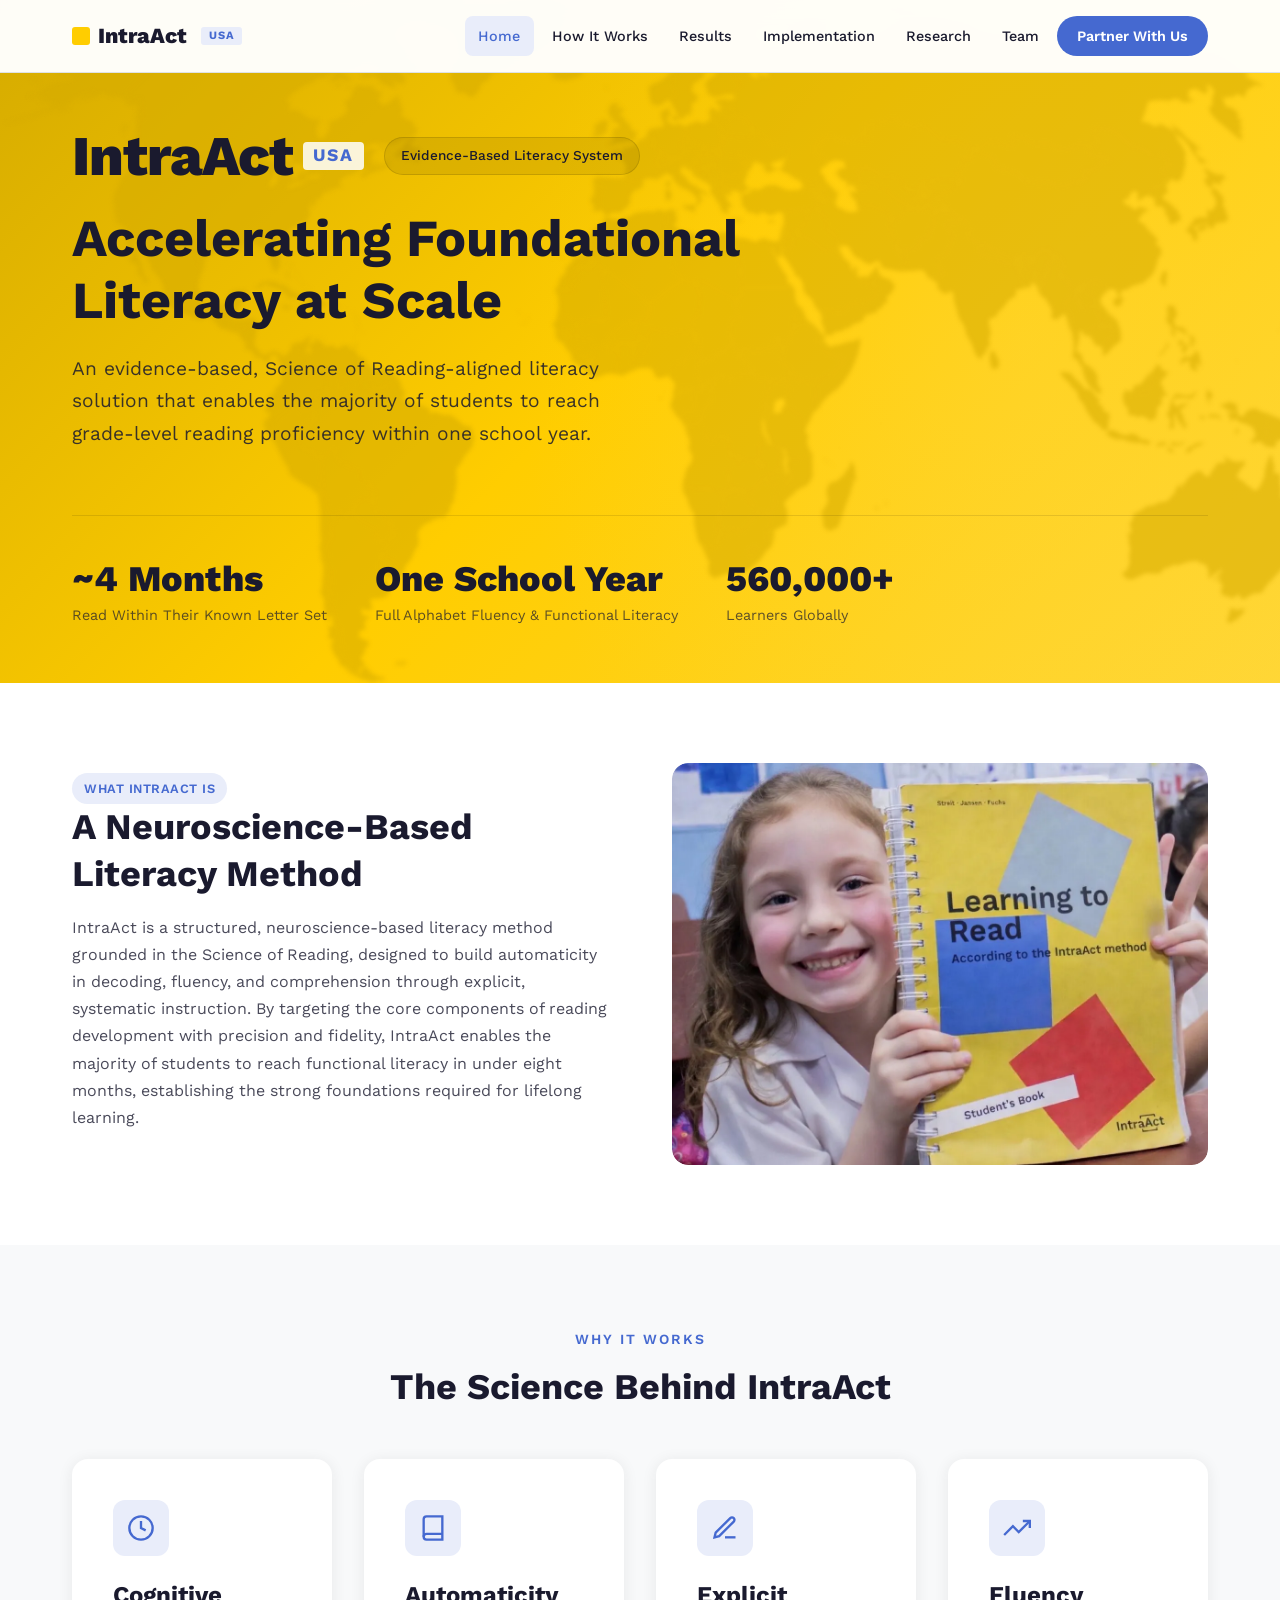
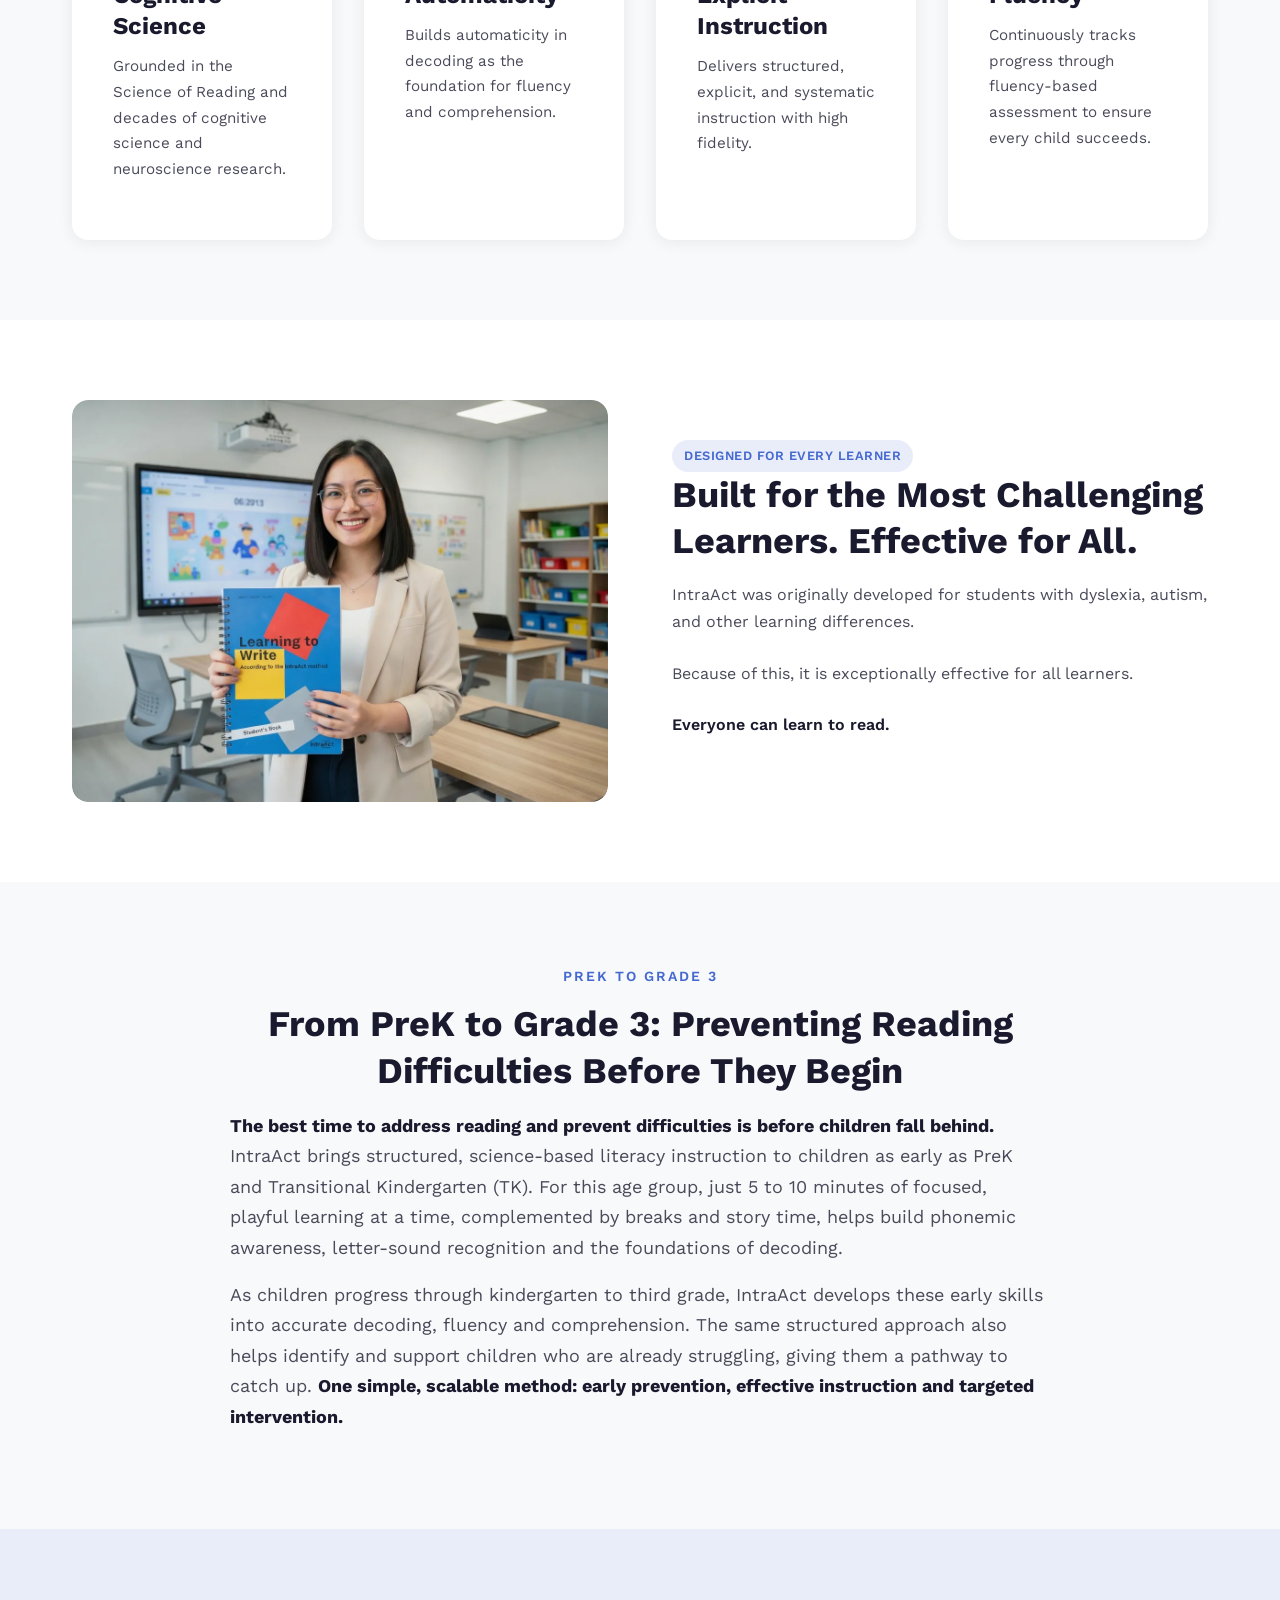
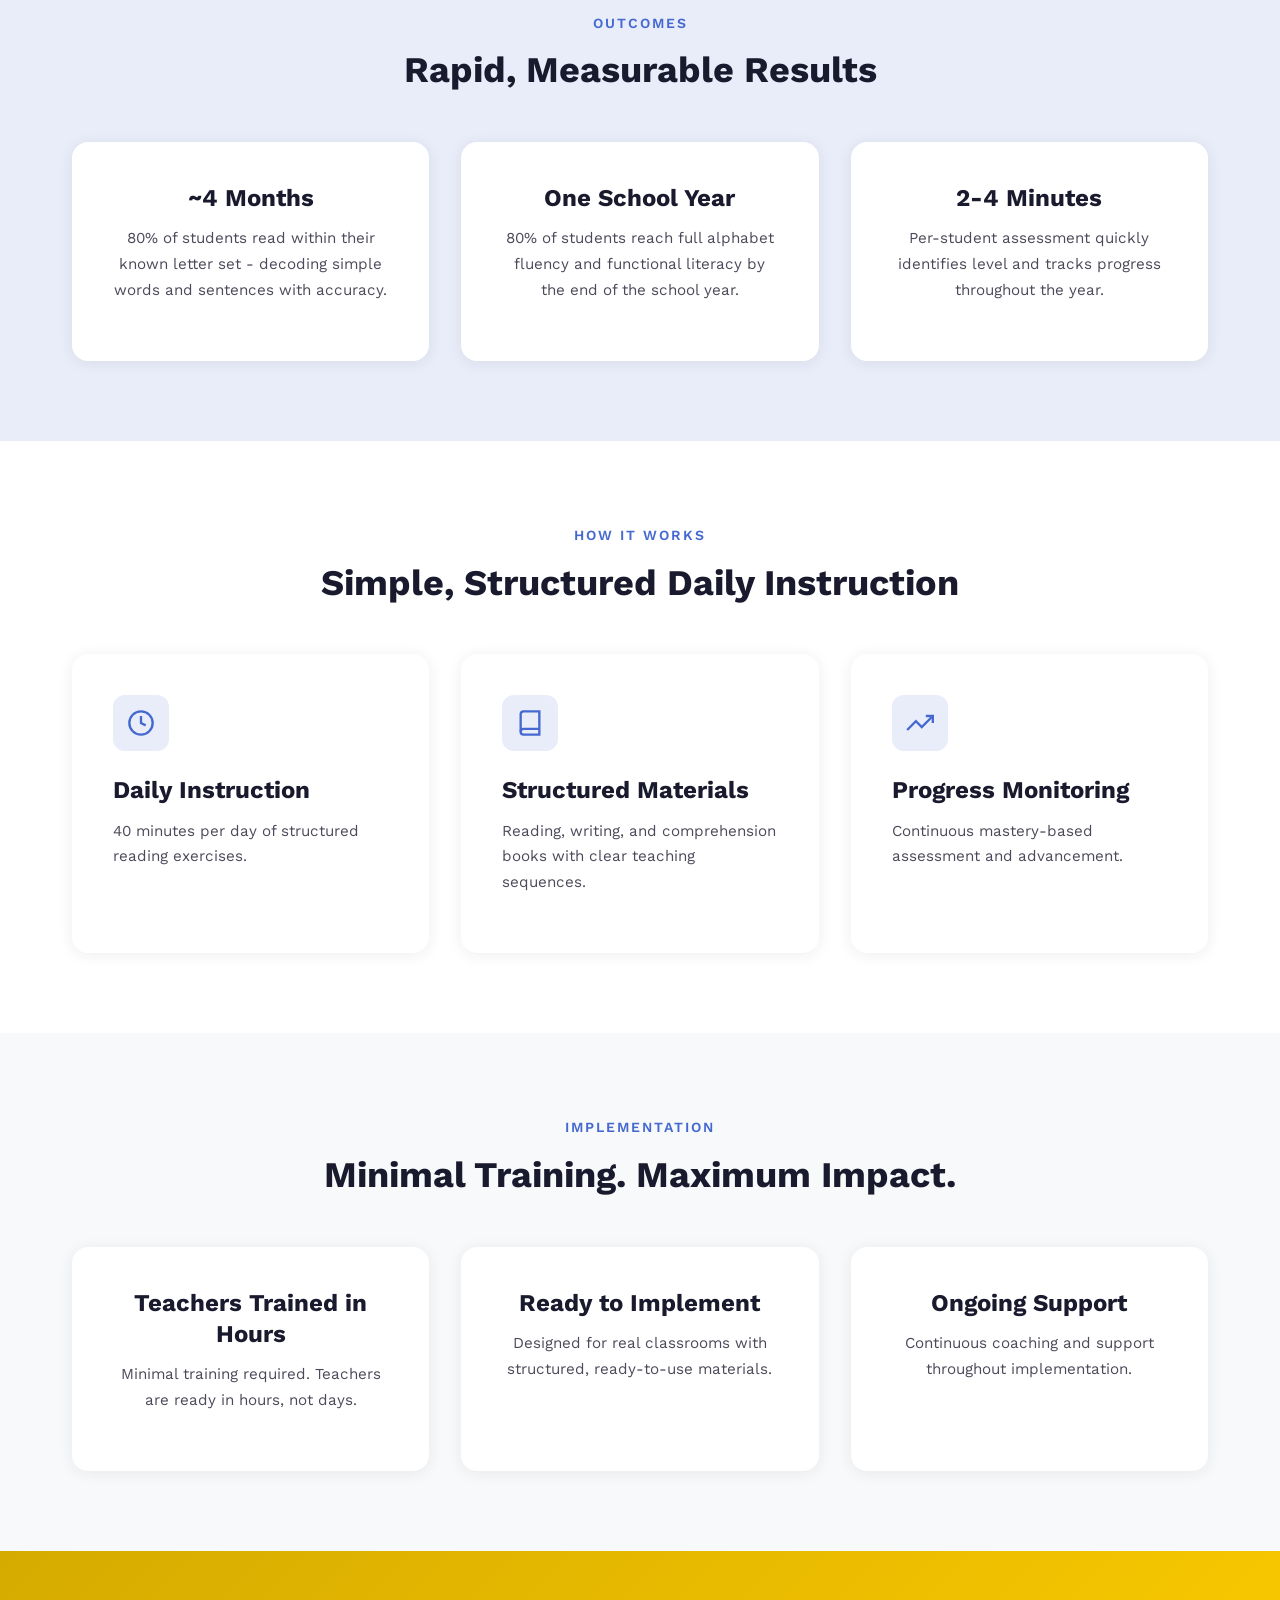
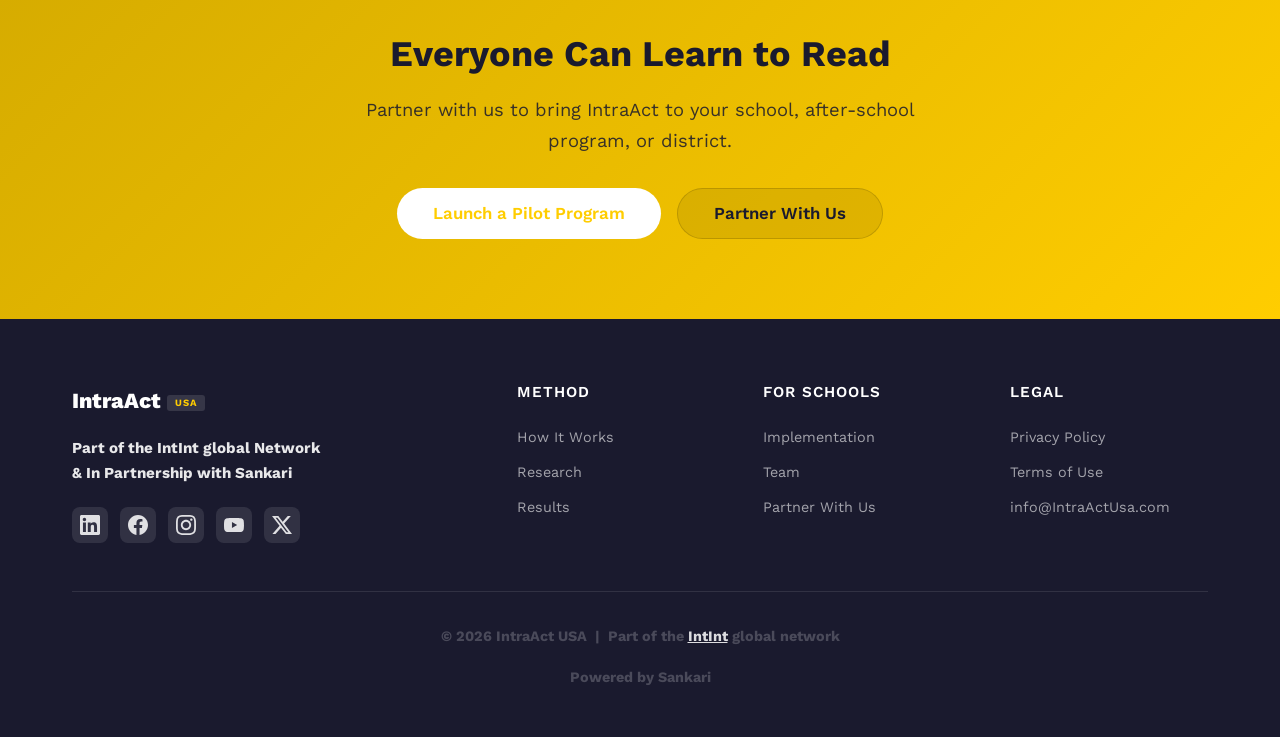
<file: index.html>
<!DOCTYPE html>
<html lang="en">
<head>
  <meta charset="UTF-8">
  <meta name="viewport" content="width=device-width, initial-scale=1.0">
  <title>IntraAct USA - Science of Reading Literacy Program for Schools</title>
  <meta name="description" content="An evidence-based, Science of Reading-aligned literacy solution that enables the majority of students to reach grade-level reading proficiency within one school year.">
  <link rel="canonical" href="https://intraactusa.com/">
  <meta property="og:type" content="website">
  <meta property="og:site_name" content="IntraAct USA">
  <meta property="og:title" content="IntraAct USA - Science of Reading Literacy Program for Schools">
  <meta property="og:description" content="An evidence-based, Science of Reading-aligned literacy solution that enables the majority of students to reach grade-level reading proficiency within one school year.">
  <meta property="og:url" content="https://intraactusa.com/">
  <meta property="og:image" content="https://intraactusa.com/images/share-card.jpg">
  <meta property="og:image:width" content="1200">
  <meta property="og:image:height" content="630">
  <meta property="og:image:alt" content="Student holding the IntraAct Learning to Read book">
  <meta name="twitter:card" content="summary_large_image">
  <meta name="twitter:site" content="@intraactusa">
  <script type="application/ld+json">{"@context": "https://schema.org", "@graph": [{"@type": "EducationalOrganization", "@id": "https://intraactusa.com/#organization", "name": "IntraAct USA", "alternateName": "IntraAct", "url": "https://intraactusa.com/", "image": "https://intraactusa.com/images/share-card.jpg", "email": "info@intraactusa.com", "description": "An evidence-based, Science of Reading-aligned literacy solution for schools and districts.", "sameAs": ["https://www.linkedin.com/company/intraactusa/", "https://www.facebook.com/intraactusa", "https://www.instagram.com/intraactusa/", "https://www.youtube.com/@intraactusa", "https://x.com/intraactusa"]}, {"@type": "WebSite", "@id": "https://intraactusa.com/#website", "url": "https://intraactusa.com/", "name": "IntraAct USA", "publisher": {"@id": "https://intraactusa.com/#organization"}}]}</script>
  <link rel="icon" type="image/svg+xml" href="favicon.svg">
  <link rel="preconnect" href="https://fonts.googleapis.com">
  <link rel="preconnect" href="https://fonts.gstatic.com" crossorigin>
  <link href="https://fonts.googleapis.com/css2?family=Work+Sans:wght@400;500;600;700;800&display=swap" rel="stylesheet">
  <link rel="stylesheet" href="css/style.css?v=25">
</head>
<body>

  <!-- Navigation -->
  <nav class="nav">
    <div class="nav__inner">
      <a href="index.html" class="nav__logo">IntraAct<span class="nav__logo-usa">USA</span></a>
      <ul class="nav__links" id="navLinks">
        <li><a href="index.html" class="active">Home</a></li>
        <li><a href="method.html">How It Works</a></li>
        <li><a href="results.html">Results</a></li>
        <li><a href="implementation.html">Implementation</a></li>
        <li><a href="research.html">Research</a></li>
        <li><a href="team.html">Team</a></li>
        <li><a href="contact.html" class="nav__cta">Partner With Us</a></li>
      </ul>
      <button class="nav__toggle" id="navToggle" aria-label="Toggle navigation">
        <span></span><span></span><span></span>
      </button>
    </div>
  </nav>

  <!-- Hero -->
  <section class="hero">
    <div class="hero__map" aria-hidden="true">
      <div class="hero__map-track">
        <img src="images/hero-world-map.svg" alt="" class="hero__map-img">
        <img src="images/hero-world-map.svg" alt="" class="hero__map-img">
      </div>
    </div>
    <div class="container">
      <div class="hero__content">
        <div class="hero__top-row">
          <div class="hero__wordmark">IntraAct<span class="hero__wordmark-usa">USA</span></div>
          <div class="hero__label">Evidence-Based Literacy System</div>
        </div>
        <h1>Accelerating Foundational Literacy at&nbsp;Scale</h1>
        <p>An evidence-based, Science of Reading-aligned literacy solution that enables the majority of students to reach grade-level reading proficiency within one school year.</p>
      </div>
      <div class="hero__stats">
        <div class="hero__stat">
          <h3>~4 Months</h3>
          <p>Read Within Their Known Letter Set</p>
        </div>
        <div class="hero__stat">
          <h3>One School Year</h3>
          <p>Full Alphabet Fluency &amp; Functional Literacy</p>
        </div>
        <div class="hero__stat">
          <h3>560,000+</h3>
          <p>Learners Globally</p>
        </div>
      </div>
    </div>
  </section>

  <!-- What IntraAct Is -->
  <section class="section">
    <div class="container">
      <div class="feature animate">
        <div class="feature__content">
          <span class="badge">What IntraAct Is</span>
          <h2>A Neuroscience-Based Literacy Method</h2>
          <p>IntraAct is a structured, neuroscience-based literacy method grounded in the Science of Reading, designed to build automaticity in decoding, fluency, and comprehension through explicit, systematic instruction. By targeting the core components of reading development with precision and fidelity, IntraAct enables the majority of students to reach functional literacy in under eight months, establishing the strong foundations required for lifelong learning.</p>
        </div>
        <div class="feature__image">
          <img src="images/home-top.webp" width="1168" height="880" loading="lazy" decoding="async" alt="Student holding IntraAct Learning to Read book" style="width:100%;height:100%;object-fit:cover;object-position:center 15%;border-radius:var(--radius-lg);">
        </div>
      </div>
    </div>
  </section>

  <!-- Why It Works -->
  <section class="section section--alt">
    <div class="container">
      <div class="section-header animate">
        <span class="label">Why It Works</span>
        <h2>The Science Behind IntraAct</h2>
      </div>
      <div class="grid grid--4">
        <div class="card animate delay-1">
          <div class="card__icon">
            <svg width="28" height="28" viewBox="0 0 24 24" fill="none" stroke="currentColor" stroke-width="2"><circle cx="12" cy="12" r="10"/><path d="M12 6v6l4 2"/></svg>
          </div>
          <h3>Cognitive Science</h3>
          <p>Grounded in the Science of Reading and decades of cognitive science and neuroscience research.</p>
        </div>
        <div class="card animate delay-2">
          <div class="card__icon">
            <svg width="28" height="28" viewBox="0 0 24 24" fill="none" stroke="currentColor" stroke-width="2"><path d="M4 19.5A2.5 2.5 0 0 1 6.5 17H20"/><path d="M6.5 2H20v20H6.5A2.5 2.5 0 0 1 4 19.5v-15A2.5 2.5 0 0 1 6.5 2z"/></svg>
          </div>
          <h3>Automaticity</h3>
          <p>Builds automaticity in decoding as the foundation for fluency and comprehension.</p>
        </div>
        <div class="card animate delay-3">
          <div class="card__icon">
            <svg width="28" height="28" viewBox="0 0 24 24" fill="none" stroke="currentColor" stroke-width="2"><path d="M12 20h9"/><path d="M16.5 3.5a2.121 2.121 0 0 1 3 3L7 19l-4 1 1-4L16.5 3.5z"/></svg>
          </div>
          <h3>Explicit Instruction</h3>
          <p>Delivers structured, explicit, and systematic instruction with high fidelity.</p>
        </div>
        <div class="card animate delay-4">
          <div class="card__icon">
            <svg width="28" height="28" viewBox="0 0 24 24" fill="none" stroke="currentColor" stroke-width="2"><polyline points="23 6 13.5 15.5 8.5 10.5 1 18"/><polyline points="17 6 23 6 23 12"/></svg>
          </div>
          <h3>Fluency</h3>
          <p>Continuously tracks progress through fluency-based assessment to ensure every child succeeds.</p>
        </div>
      </div>
    </div>
  </section>

  <!-- Designed for Every Learner -->
  <section class="section">
    <div class="container">
      <div class="feature feature--reverse animate">
        <div class="feature__content">
          <span class="badge">Designed for Every Learner</span>
          <h2>Built for the Most Challenging Learners. Effective for All.</h2>
          <p>IntraAct was originally developed for students with dyslexia, autism, and other learning differences.</p>
          <p>Because of this, it is exceptionally effective for all learners.</p>
          <p style="font-weight:600;color:var(--text);">Everyone can learn to read.</p>
        </div>
        <div class="feature__image">
          <img src="images/home-bottom.webp" width="1168" height="880" loading="lazy" decoding="async" alt="Teacher holding IntraAct Learning to Write book in classroom" style="width:100%;height:100%;object-fit:cover;object-position:center top;border-radius:var(--radius-lg);">
        </div>
      </div>
    </div>
  </section>

  <!-- PreK to Grade 3 -->
  <section class="section section--alt">
    <div class="container">
      <div class="section-header animate" style="max-width:820px;margin-bottom:0;">
        <span class="label">PreK to Grade 3</span>
        <h2>From PreK to Grade 3: Preventing Reading Difficulties Before They Begin</h2>
        <p style="text-align:left;"><strong style="color:var(--text);">The best time to address reading and prevent difficulties is before children fall behind.</strong> IntraAct brings structured, science-based literacy instruction to children as early as PreK and Transitional Kindergarten (TK). For this age group, just 5 to 10 minutes of focused, playful learning at a time, complemented by breaks and story time, helps build phonemic awareness, letter-sound recognition and the foundations of decoding.</p>
        <p style="text-align:left;margin-top:1rem;">As children progress through kindergarten to third grade, IntraAct develops these early skills into accurate decoding, fluency and comprehension. The same structured approach also helps identify and support children who are already struggling, giving them a pathway to catch up. <strong style="color:var(--text);">One simple, scalable method: early prevention, effective instruction and targeted intervention.</strong></p>
      </div>
    </div>
  </section>

  <!-- Outcomes -->
  <section class="section section--blue">
    <div class="container">
      <div class="section-header animate">
        <span class="label">Outcomes</span>
        <h2>Rapid, Measurable Results</h2>
      </div>
      <div class="grid grid--3">
        <div class="card animate delay-1" style="text-align:center;">
          <h3>~4 Months</h3>
          <p>80% of students read within their known letter set - decoding simple words and sentences with accuracy.</p>
        </div>
        <div class="card animate delay-2" style="text-align:center;">
          <h3>One School Year</h3>
          <p>80% of students reach full alphabet fluency and functional literacy by the end of the school year.</p>
        </div>
        <div class="card animate delay-3" style="text-align:center;">
          <h3>2-4 Minutes</h3>
          <p>Per-student assessment quickly identifies level and tracks progress throughout the year.</p>
        </div>
      </div>
    </div>
  </section>

  <!-- How It Works Preview -->
  <section class="section">
    <div class="container">
      <div class="section-header animate">
        <span class="label">How It Works</span>
        <h2>Simple, Structured Daily Instruction</h2>
      </div>
      <div class="grid grid--3">
        <div class="card animate delay-1">
          <div class="card__icon">
            <svg width="28" height="28" viewBox="0 0 24 24" fill="none" stroke="currentColor" stroke-width="2"><circle cx="12" cy="12" r="10"/><path d="M12 6v6l4 2"/></svg>
          </div>
          <h3>Daily Instruction</h3>
          <p>40 minutes per day of structured reading exercises.</p>
        </div>
        <div class="card animate delay-2">
          <div class="card__icon">
            <svg width="28" height="28" viewBox="0 0 24 24" fill="none" stroke="currentColor" stroke-width="2"><path d="M4 19.5A2.5 2.5 0 0 1 6.5 17H20"/><path d="M6.5 2H20v20H6.5A2.5 2.5 0 0 1 4 19.5v-15A2.5 2.5 0 0 1 6.5 2z"/></svg>
          </div>
          <h3>Structured Materials</h3>
          <p>Reading, writing, and comprehension books with clear teaching sequences.</p>
        </div>
        <div class="card animate delay-3">
          <div class="card__icon">
            <svg width="28" height="28" viewBox="0 0 24 24" fill="none" stroke="currentColor" stroke-width="2"><polyline points="23 6 13.5 15.5 8.5 10.5 1 18"/><polyline points="17 6 23 6 23 12"/></svg>
          </div>
          <h3>Progress Monitoring</h3>
          <p>Continuous mastery-based assessment and advancement.</p>
        </div>
      </div>
    </div>
  </section>

  <!-- Implementation Preview -->
  <section class="section section--alt">
    <div class="container">
      <div class="section-header animate">
        <span class="label">Implementation</span>
        <h2>Minimal Training. Maximum Impact.</h2>
      </div>
      <div class="grid grid--3">
        <div class="card animate delay-1" style="text-align:center;">
          <h3>Teachers Trained in Hours</h3>
          <p>Minimal training required. Teachers are ready in hours, not days.</p>
        </div>
        <div class="card animate delay-2" style="text-align:center;">
          <h3>Ready to Implement</h3>
          <p>Designed for real classrooms with structured, ready-to-use materials.</p>
        </div>
        <div class="card animate delay-3" style="text-align:center;">
          <h3>Ongoing Support</h3>
          <p>Continuous coaching and support throughout implementation.</p>
        </div>
      </div>
    </div>
  </section>

  <!-- CTA -->
  <section class="cta">
    <div class="container">
      <h2>Everyone Can Learn to Read</h2>
      <p>Partner with us to bring IntraAct to your school, after-school program, or district.</p>
      <div class="cta__actions">
        <a href="contact.html" class="btn btn--white btn--lg">Launch a Pilot Program</a>
        <a href="contact.html" class="btn btn--secondary btn--lg">Partner With Us</a>
      </div>
    </div>
  </section>

  <!-- Footer -->
  <footer class="footer">
    <div class="container">
      <div class="footer__grid">
        <div>
          <div class="footer__brand">IntraAct<span class="nav__logo-usa" style="font-size:0.6rem;">USA</span></div>
          <p class="footer__desc"><span>Part of the IntInt global Network</span><span>&amp; In Partnership with Sankari</span></p>
          <div class="footer__social">
            <a href="https://www.linkedin.com/company/intraactusa/" target="_blank" rel="noopener" aria-label="IntraAct USA on LinkedIn"><svg viewBox="0 0 24 24" width="20" height="20" fill="currentColor" aria-hidden="true"><path d="M20.447 20.452h-3.554v-5.569c0-1.328-.027-3.037-1.852-3.037-1.853 0-2.136 1.445-2.136 2.939v5.667H9.351V9h3.414v1.561h.046c.477-.9 1.637-1.85 3.37-1.85 3.601 0 4.267 2.37 4.267 5.455v6.286zM5.337 7.433c-1.144 0-2.063-.926-2.063-2.065 0-1.138.92-2.063 2.063-2.063 1.14 0 2.064.925 2.064 2.063 0 1.139-.925 2.065-2.064 2.065zm1.782 13.019H3.555V9h3.564v11.452zM22.225 0H1.771C.792 0 0 .774 0 1.729v20.542C0 23.227.792 24 1.771 24h20.451C23.2 24 24 23.227 24 22.271V1.729C24 .774 23.2 0 22.225 0z"/></svg></a>
            <a href="https://www.facebook.com/intraactusa" target="_blank" rel="noopener" aria-label="IntraAct USA on Facebook"><svg viewBox="0 0 24 24" width="20" height="20" fill="currentColor" aria-hidden="true"><path d="M24 12.073c0-6.627-5.373-12-12-12s-12 5.373-12 12c0 5.99 4.388 10.954 10.125 11.854v-8.385H7.078v-3.47h3.047V9.43c0-3.007 1.792-4.669 4.533-4.669 1.312 0 2.686.235 2.686.235v2.953H15.83c-1.491 0-1.956.925-1.956 1.874v2.25h3.328l-.532 3.47h-2.796v8.385C19.612 23.027 24 18.062 24 12.073z"/></svg></a>
            <a href="https://www.instagram.com/intraactusa/" target="_blank" rel="noopener" aria-label="IntraAct USA on Instagram"><svg viewBox="0 0 24 24" width="20" height="20" fill="currentColor" aria-hidden="true"><path d="M12 2.163c3.204 0 3.584.012 4.85.07 3.252.148 4.771 1.691 4.919 4.919.058 1.265.069 1.645.069 4.849 0 3.205-.012 3.584-.069 4.849-.149 3.225-1.664 4.771-4.919 4.919-1.266.058-1.644.07-4.85.07-3.204 0-3.584-.012-4.849-.07-3.26-.149-4.771-1.699-4.919-4.92-.058-1.265-.07-1.644-.07-4.849 0-3.204.013-3.583.07-4.849.149-3.227 1.664-4.771 4.919-4.919 1.266-.057 1.645-.069 4.849-.069zm0-2.163c-3.259 0-3.667.014-4.947.072-4.358.2-6.78 2.618-6.98 6.98-.059 1.281-.073 1.689-.073 4.948 0 3.259.014 3.668.072 4.948.2 4.358 2.618 6.78 6.98 6.98 1.281.058 1.689.072 4.948.072 3.259 0 3.668-.014 4.948-.072 4.354-.2 6.782-2.618 6.979-6.98.059-1.28.073-1.689.073-4.948 0-3.259-.014-3.667-.072-4.947-.196-4.354-2.617-6.78-6.979-6.98-1.281-.059-1.69-.073-4.949-.073zm0 5.838c-3.403 0-6.162 2.759-6.162 6.162s2.759 6.163 6.162 6.163 6.162-2.759 6.162-6.163c0-3.403-2.759-6.162-6.162-6.162zm0 10.162c-2.209 0-4-1.79-4-4 0-2.209 1.791-4 4-4s4 1.791 4 4c0 2.21-1.791 4-4 4zm6.406-11.845c-.796 0-1.441.645-1.441 1.44s.645 1.44 1.441 1.44c.795 0 1.439-.645 1.439-1.44s-.644-1.44-1.439-1.44z"/></svg></a>
            <a href="https://www.youtube.com/@intraactusa" target="_blank" rel="noopener" aria-label="IntraAct USA on YouTube"><svg viewBox="0 0 24 24" width="20" height="20" fill="currentColor" aria-hidden="true"><path d="M23.498 6.186a3.016 3.016 0 0 0-2.122-2.136C19.505 3.545 12 3.545 12 3.545s-7.505 0-9.377.505A3.017 3.017 0 0 0 .502 6.186C0 8.07 0 12 0 12s0 3.93.502 5.814a3.016 3.016 0 0 0 2.122 2.136c1.871.505 9.376.505 9.376.505s7.505 0 9.377-.505a3.015 3.015 0 0 0 2.122-2.136C24 15.93 24 12 24 12s0-3.93-.502-5.814zM9.545 15.568V8.432L15.818 12l-6.273 3.568z"/></svg></a>
            <a href="https://x.com/intraactusa" target="_blank" rel="noopener" aria-label="IntraAct USA on X"><svg viewBox="0 0 24 24" width="20" height="20" fill="currentColor" aria-hidden="true"><path d="M18.901 1.153h3.68l-8.04 9.19L24 22.846h-7.406l-5.8-7.584-6.638 7.584H.474l8.6-9.83L0 1.154h7.594l5.243 6.932ZM17.61 20.644h2.039L6.486 3.24H4.298Z"/></svg></a>
          </div>
        </div>
        <div>
          <h4>Method</h4>
          <ul>
            <li><a href="method.html">How It Works</a></li>
            <li><a href="research.html">Research</a></li>
            <li><a href="results.html">Results</a></li>
          </ul>
        </div>
        <div>
          <h4>For Schools</h4>
          <ul>
            <li><a href="implementation.html">Implementation</a></li>
            <li><a href="team.html">Team</a></li>
            <li><a href="contact.html">Partner With Us</a></li>
          </ul>
        </div>
        <div>
          <h4>Legal</h4>
          <ul>
            <li><a href="privacy.html">Privacy Policy</a></li>
            <li><a href="terms.html">Terms of Use</a></li>
            <li><a href="mailto:info@IntraActUsa.com">info@IntraActUsa.com</a></li>
          </ul>
        </div>
      </div>
      <div class="footer__bottom">
        <p>&copy; 2026 IntraAct USA &nbsp;|&nbsp; Part of the <a href="https://www.intint.org">IntInt</a> global network</p>
        <p style="margin-top:0.5rem;">Powered by Sankari</p>
      </div>
    </div>
  </footer>

  <script>
    document.getElementById('navToggle').addEventListener('click', function() {
      document.getElementById('navLinks').classList.toggle('active');
    });
    const observer = new IntersectionObserver((entries) => {
      entries.forEach(entry => {
        if (entry.isIntersecting) entry.target.classList.add('visible');
      });
    }, { threshold: 0.1, rootMargin: '0px 0px -50px 0px' });
    document.querySelectorAll('.animate').forEach(el => observer.observe(el));
  </script>
</body>
</html>
</file>
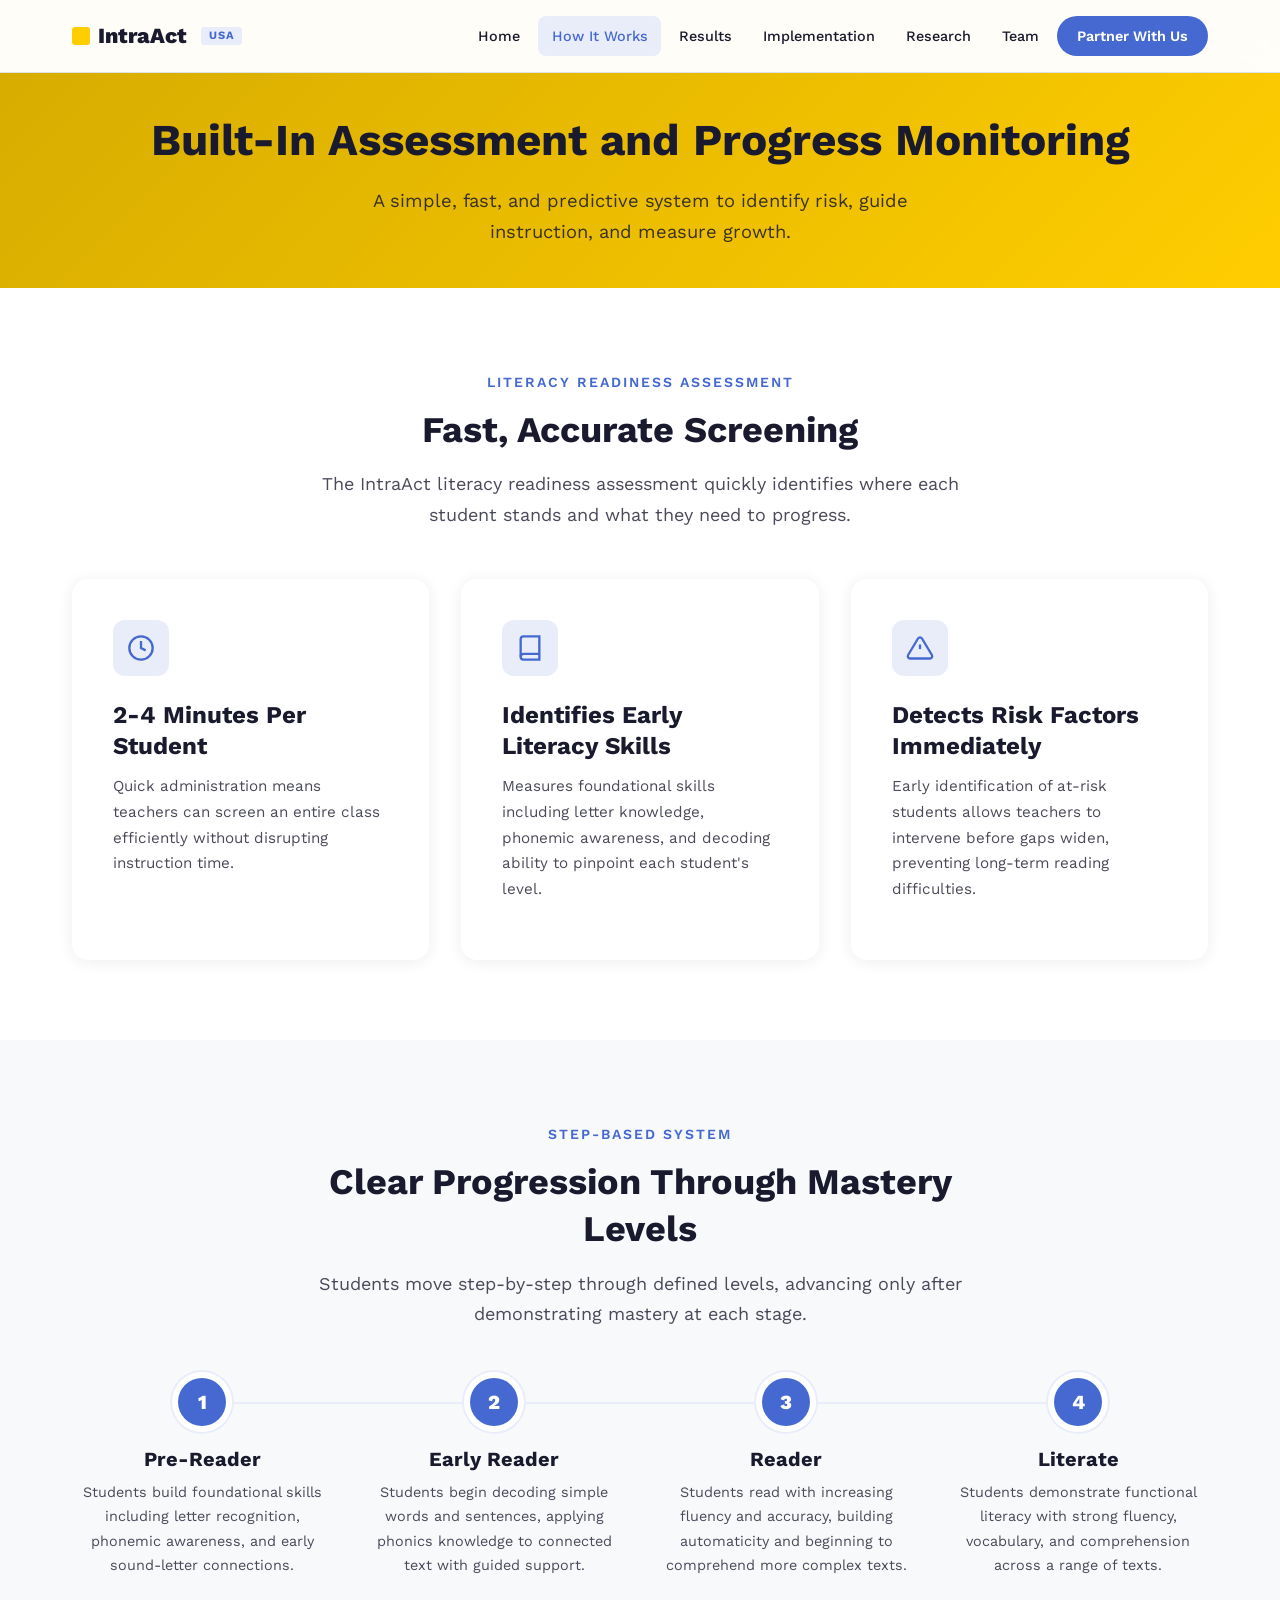
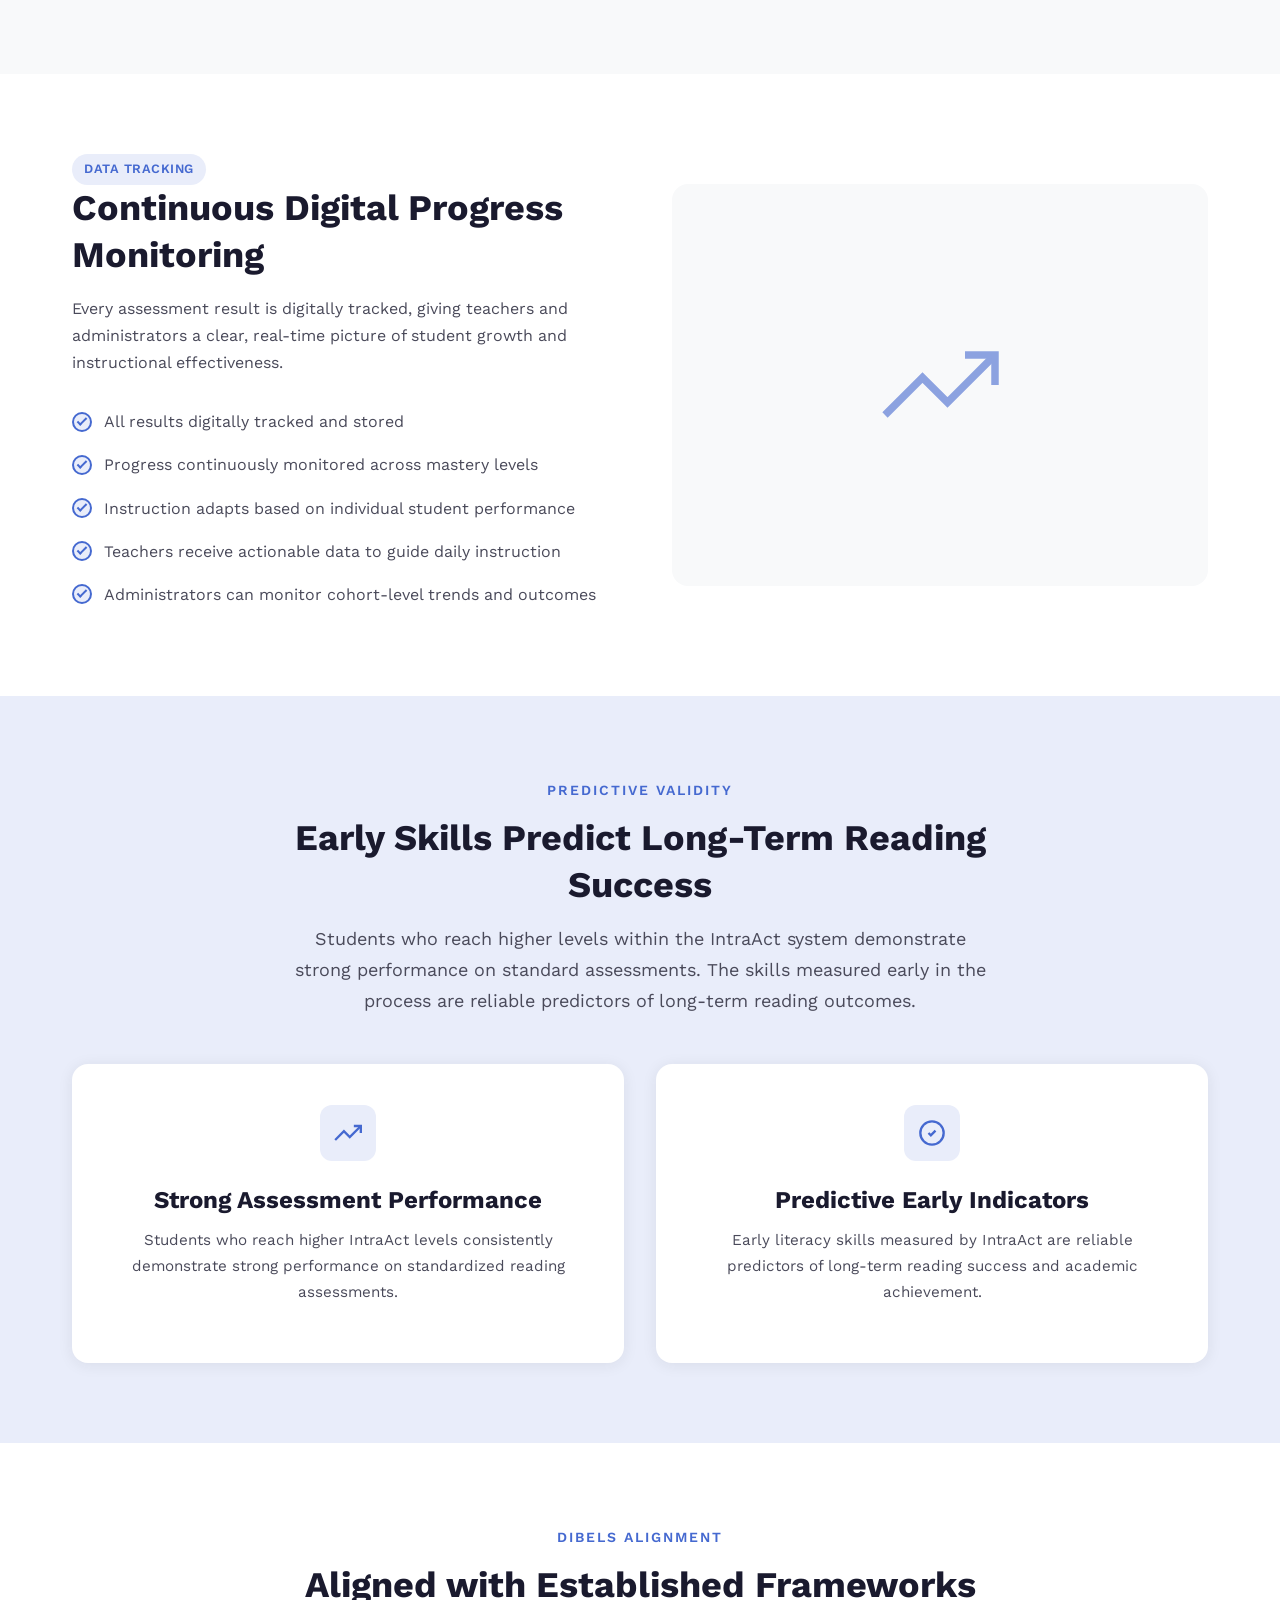
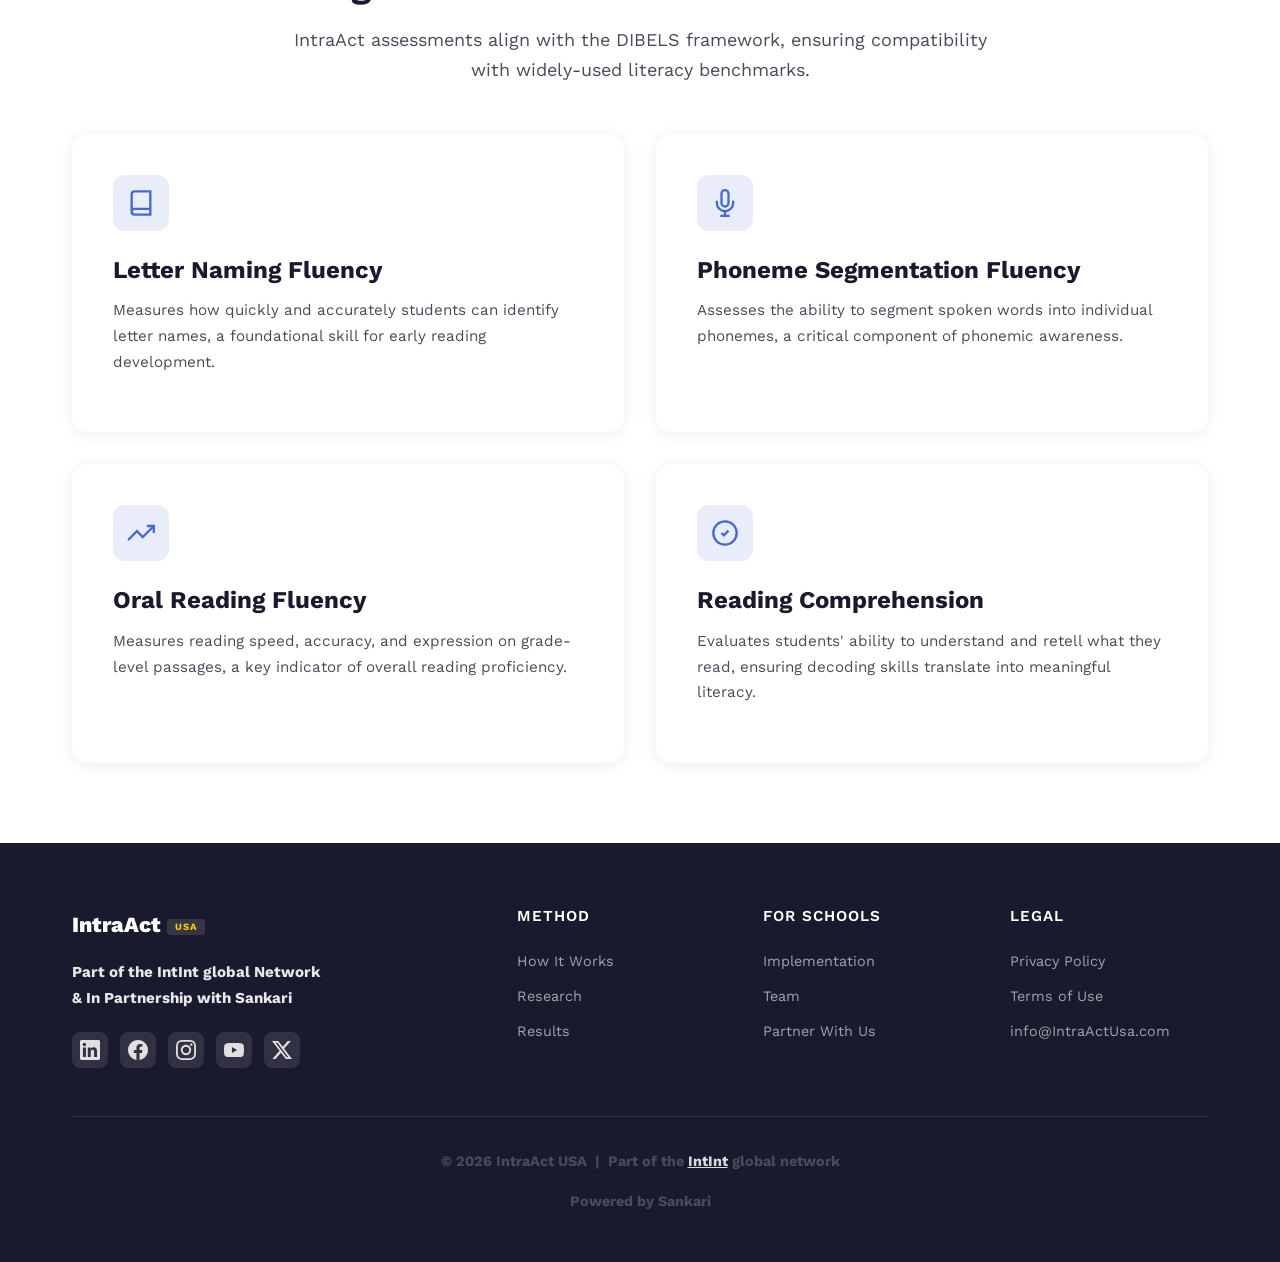
<file: assessment.html>
<!DOCTYPE html>
<html lang="en">
<head>
  <meta charset="UTF-8">
  <meta name="viewport" content="width=device-width, initial-scale=1.0">
  <title>Reading Assessment &amp; Progress Monitoring | IntraAct USA</title>
  <meta name="description" content="A simple, fast, and predictive system to identify risk, guide instruction, and measure growth.">
  <link rel="canonical" href="https://intraactusa.com/assessment.html">
  <meta property="og:type" content="website">
  <meta property="og:site_name" content="IntraAct USA">
  <meta property="og:title" content="Reading Assessment &amp; Progress Monitoring | IntraAct USA">
  <meta property="og:description" content="A simple, fast, and predictive system to identify risk, guide instruction, and measure growth.">
  <meta property="og:url" content="https://intraactusa.com/assessment.html">
  <meta property="og:image" content="https://intraactusa.com/images/share-card.jpg">
  <meta property="og:image:width" content="1200">
  <meta property="og:image:height" content="630">
  <meta property="og:image:alt" content="Student holding the IntraAct Learning to Read book">
  <meta name="twitter:card" content="summary_large_image">
  <meta name="twitter:site" content="@intraactusa">
  <link rel="icon" type="image/svg+xml" href="favicon.svg">
  <link rel="preconnect" href="https://fonts.googleapis.com">
  <link rel="preconnect" href="https://fonts.gstatic.com" crossorigin>
  <link href="https://fonts.googleapis.com/css2?family=Work+Sans:wght@400;500;600;700;800&display=swap" rel="stylesheet">
  <link rel="stylesheet" href="css/style.css?v=25">
</head>
<body>

  <!-- Navigation -->
  <nav class="nav">
    <div class="nav__inner">
      <a href="index.html" class="nav__logo">IntraAct<span class="nav__logo-usa">USA</span></a>
      <ul class="nav__links" id="navLinks">
        <li><a href="index.html">Home</a></li>
        <li><a href="method.html" class="active">How It Works</a></li>
        <li><a href="results.html">Results</a></li>
        <li><a href="implementation.html">Implementation</a></li>
        <li><a href="research.html">Research</a></li>
        <li><a href="team.html">Team</a></li>
        <li><a href="contact.html" class="nav__cta">Partner With Us</a></li>
      </ul>
      <button class="nav__toggle" id="navToggle" aria-label="Toggle navigation">
        <span></span><span></span><span></span>
      </button>
    </div>
  </nav>

  <!-- Page Hero -->
  <section class="page-hero">
    <div class="container">
      <h1>Built-In Assessment and Progress Monitoring</h1>
      <p>A simple, fast, and predictive system to identify risk, guide instruction, and measure growth.</p>
    </div>
  </section>

  <!-- Literacy Readiness Assessment -->
  <section class="section">
    <div class="container">
      <div class="section-header animate">
        <span class="label">Literacy Readiness Assessment</span>
        <h2>Fast, Accurate Screening</h2>
        <p>The IntraAct literacy readiness assessment quickly identifies where each student stands and what they need to progress.</p>
      </div>
      <div class="grid grid--3">
        <div class="card animate delay-1">
          <div class="card__icon">
            <svg width="28" height="28" viewBox="0 0 24 24" fill="none" stroke="currentColor" stroke-width="2"><circle cx="12" cy="12" r="10"/><polyline points="12 6 12 12 16 14"/></svg>
          </div>
          <h3>2-4 Minutes Per Student</h3>
          <p>Quick administration means teachers can screen an entire class efficiently without disrupting instruction time.</p>
        </div>
        <div class="card animate delay-2">
          <div class="card__icon">
            <svg width="28" height="28" viewBox="0 0 24 24" fill="none" stroke="currentColor" stroke-width="2"><path d="M4 19.5A2.5 2.5 0 0 1 6.5 17H20"/><path d="M6.5 2H20v20H6.5A2.5 2.5 0 0 1 4 19.5v-15A2.5 2.5 0 0 1 6.5 2z"/></svg>
          </div>
          <h3>Identifies Early Literacy Skills</h3>
          <p>Measures foundational skills including letter knowledge, phonemic awareness, and decoding ability to pinpoint each student's level.</p>
        </div>
        <div class="card animate delay-3">
          <div class="card__icon">
            <svg width="28" height="28" viewBox="0 0 24 24" fill="none" stroke="currentColor" stroke-width="2"><path d="M10.29 3.86L1.82 18a2 2 0 0 0 1.71 3h16.94a2 2 0 0 0 1.71-3L13.71 3.86a2 2 0 0 0-3.42 0z"/><line x1="12" y1="9" x2="12" y2="13"/><line x1="12" y1="17" x2="12.01" y2="17"/></svg>
          </div>
          <h3>Detects Risk Factors Immediately</h3>
          <p>Early identification of at-risk students allows teachers to intervene before gaps widen, preventing long-term reading difficulties.</p>
        </div>
      </div>
    </div>
  </section>

  <!-- Step-Based System -->
  <section class="section section--alt">
    <div class="container">
      <div class="section-header animate">
        <span class="label">Step-Based System</span>
        <h2>Clear Progression Through Mastery Levels</h2>
        <p>Students move step-by-step through defined levels, advancing only after demonstrating mastery at each stage.</p>
      </div>
      <div class="steps">
        <div class="step animate delay-1">
          <div class="step__number">1</div>
          <h4>Pre-Reader</h4>
          <p>Students build foundational skills including letter recognition, phonemic awareness, and early sound-letter connections.</p>
        </div>
        <div class="step animate delay-2">
          <div class="step__number">2</div>
          <h4>Early Reader</h4>
          <p>Students begin decoding simple words and sentences, applying phonics knowledge to connected text with guided support.</p>
        </div>
        <div class="step animate delay-3">
          <div class="step__number">3</div>
          <h4>Reader</h4>
          <p>Students read with increasing fluency and accuracy, building automaticity and beginning to comprehend more complex texts.</p>
        </div>
        <div class="step animate delay-4">
          <div class="step__number">4</div>
          <h4>Literate</h4>
          <p>Students demonstrate functional literacy with strong fluency, vocabulary, and comprehension across a range of texts.</p>
        </div>
      </div>
    </div>
  </section>

  <!-- Data Tracking -->
  <section class="section">
    <div class="container">
      <div class="feature animate">
        <div class="feature__content">
          <span class="badge">Data Tracking</span>
          <h2>Continuous Digital Progress Monitoring</h2>
          <p>Every assessment result is digitally tracked, giving teachers and administrators a clear, real-time picture of student growth and instructional effectiveness.</p>
          <ul class="check-list">
            <li>All results digitally tracked and stored</li>
            <li>Progress continuously monitored across mastery levels</li>
            <li>Instruction adapts based on individual student performance</li>
            <li>Teachers receive actionable data to guide daily instruction</li>
            <li>Administrators can monitor cohort-level trends and outcomes</li>
          </ul>
        </div>
        <div class="feature__image">
          <div style="background: var(--bg-alt); border-radius: var(--radius-lg); padding: 3rem; display: flex; align-items: center; justify-content: center; height: 100%;">
            <svg width="120" height="120" viewBox="0 0 24 24" fill="none" stroke="var(--accent)" stroke-width="1.5" opacity="0.6"><polyline points="23 6 13.5 15.5 8.5 10.5 1 18"/><polyline points="17 6 23 6 23 12"/></svg>
          </div>
        </div>
      </div>
    </div>
  </section>

  <!-- Predictive Validity -->
  <section class="section section--blue">
    <div class="container">
      <div class="section-header animate">
        <span class="label">Predictive Validity</span>
        <h2>Early Skills Predict Long-Term Reading Success</h2>
        <p>Students who reach higher levels within the IntraAct system demonstrate strong performance on standard assessments. The skills measured early in the process are reliable predictors of long-term reading outcomes.</p>
      </div>
      <div class="grid grid--2">
        <div class="card animate delay-1" style="text-align: center;">
          <div class="card__icon" style="margin: 0 auto 1.5rem;">
            <svg width="28" height="28" viewBox="0 0 24 24" fill="none" stroke="currentColor" stroke-width="2"><polyline points="23 6 13.5 15.5 8.5 10.5 1 18"/><polyline points="17 6 23 6 23 12"/></svg>
          </div>
          <h3>Strong Assessment Performance</h3>
          <p>Students who reach higher IntraAct levels consistently demonstrate strong performance on standardized reading assessments.</p>
        </div>
        <div class="card animate delay-2" style="text-align: center;">
          <div class="card__icon" style="margin: 0 auto 1.5rem;">
            <svg width="28" height="28" viewBox="0 0 24 24" fill="none" stroke="currentColor" stroke-width="2"><circle cx="12" cy="12" r="10"/><path d="m9 12 2 2 4-4"/></svg>
          </div>
          <h3>Predictive Early Indicators</h3>
          <p>Early literacy skills measured by IntraAct are reliable predictors of long-term reading success and academic achievement.</p>
        </div>
      </div>
    </div>
  </section>

  <!-- DIBELS Alignment -->
  <section class="section">
    <div class="container">
      <div class="section-header animate">
        <span class="label">DIBELS Alignment</span>
        <h2>Aligned with Established Frameworks</h2>
        <p>IntraAct assessments align with the DIBELS framework, ensuring compatibility with widely-used literacy benchmarks.</p>
      </div>
      <div class="grid grid--2">
        <div class="card animate delay-1">
          <div class="card__icon">
            <svg width="28" height="28" viewBox="0 0 24 24" fill="none" stroke="currentColor" stroke-width="2"><path d="M4 19.5A2.5 2.5 0 0 1 6.5 17H20"/><path d="M6.5 2H20v20H6.5A2.5 2.5 0 0 1 4 19.5v-15A2.5 2.5 0 0 1 6.5 2z"/></svg>
          </div>
          <h3>Letter Naming Fluency</h3>
          <p>Measures how quickly and accurately students can identify letter names, a foundational skill for early reading development.</p>
        </div>
        <div class="card animate delay-2">
          <div class="card__icon">
            <svg width="28" height="28" viewBox="0 0 24 24" fill="none" stroke="currentColor" stroke-width="2"><path d="M12 1a3 3 0 0 0-3 3v8a3 3 0 0 0 6 0V4a3 3 0 0 0-3-3z"/><path d="M19 10v2a7 7 0 0 1-14 0v-2"/><line x1="12" y1="19" x2="12" y2="23"/><line x1="8" y1="23" x2="16" y2="23"/></svg>
          </div>
          <h3>Phoneme Segmentation Fluency</h3>
          <p>Assesses the ability to segment spoken words into individual phonemes, a critical component of phonemic awareness.</p>
        </div>
        <div class="card animate delay-3">
          <div class="card__icon">
            <svg width="28" height="28" viewBox="0 0 24 24" fill="none" stroke="currentColor" stroke-width="2"><polyline points="23 6 13.5 15.5 8.5 10.5 1 18"/><polyline points="17 6 23 6 23 12"/></svg>
          </div>
          <h3>Oral Reading Fluency</h3>
          <p>Measures reading speed, accuracy, and expression on grade-level passages, a key indicator of overall reading proficiency.</p>
        </div>
        <div class="card animate delay-4">
          <div class="card__icon">
            <svg width="28" height="28" viewBox="0 0 24 24" fill="none" stroke="currentColor" stroke-width="2"><circle cx="12" cy="12" r="10"/><path d="m9 12 2 2 4-4"/></svg>
          </div>
          <h3>Reading Comprehension</h3>
          <p>Evaluates students' ability to understand and retell what they read, ensuring decoding skills translate into meaningful literacy.</p>
        </div>
      </div>
    </div>
  </section>

  <!-- Footer -->
  <footer class="footer">
    <div class="container">
      <div class="footer__grid">
        <div>
          <div class="footer__brand">IntraAct<span class="nav__logo-usa" style="font-size:0.6rem;">USA</span></div>
          <p class="footer__desc"><span>Part of the IntInt global Network</span><span>&amp; In Partnership with Sankari</span></p>
          <div class="footer__social">
            <a href="https://www.linkedin.com/company/intraactusa/" target="_blank" rel="noopener" aria-label="IntraAct USA on LinkedIn"><svg viewBox="0 0 24 24" width="20" height="20" fill="currentColor" aria-hidden="true"><path d="M20.447 20.452h-3.554v-5.569c0-1.328-.027-3.037-1.852-3.037-1.853 0-2.136 1.445-2.136 2.939v5.667H9.351V9h3.414v1.561h.046c.477-.9 1.637-1.85 3.37-1.85 3.601 0 4.267 2.37 4.267 5.455v6.286zM5.337 7.433c-1.144 0-2.063-.926-2.063-2.065 0-1.138.92-2.063 2.063-2.063 1.14 0 2.064.925 2.064 2.063 0 1.139-.925 2.065-2.064 2.065zm1.782 13.019H3.555V9h3.564v11.452zM22.225 0H1.771C.792 0 0 .774 0 1.729v20.542C0 23.227.792 24 1.771 24h20.451C23.2 24 24 23.227 24 22.271V1.729C24 .774 23.2 0 22.225 0z"/></svg></a>
            <a href="https://www.facebook.com/intraactusa" target="_blank" rel="noopener" aria-label="IntraAct USA on Facebook"><svg viewBox="0 0 24 24" width="20" height="20" fill="currentColor" aria-hidden="true"><path d="M24 12.073c0-6.627-5.373-12-12-12s-12 5.373-12 12c0 5.99 4.388 10.954 10.125 11.854v-8.385H7.078v-3.47h3.047V9.43c0-3.007 1.792-4.669 4.533-4.669 1.312 0 2.686.235 2.686.235v2.953H15.83c-1.491 0-1.956.925-1.956 1.874v2.25h3.328l-.532 3.47h-2.796v8.385C19.612 23.027 24 18.062 24 12.073z"/></svg></a>
            <a href="https://www.instagram.com/intraactusa/" target="_blank" rel="noopener" aria-label="IntraAct USA on Instagram"><svg viewBox="0 0 24 24" width="20" height="20" fill="currentColor" aria-hidden="true"><path d="M12 2.163c3.204 0 3.584.012 4.85.07 3.252.148 4.771 1.691 4.919 4.919.058 1.265.069 1.645.069 4.849 0 3.205-.012 3.584-.069 4.849-.149 3.225-1.664 4.771-4.919 4.919-1.266.058-1.644.07-4.85.07-3.204 0-3.584-.012-4.849-.07-3.26-.149-4.771-1.699-4.919-4.92-.058-1.265-.07-1.644-.07-4.849 0-3.204.013-3.583.07-4.849.149-3.227 1.664-4.771 4.919-4.919 1.266-.057 1.645-.069 4.849-.069zm0-2.163c-3.259 0-3.667.014-4.947.072-4.358.2-6.78 2.618-6.98 6.98-.059 1.281-.073 1.689-.073 4.948 0 3.259.014 3.668.072 4.948.2 4.358 2.618 6.78 6.98 6.98 1.281.058 1.689.072 4.948.072 3.259 0 3.668-.014 4.948-.072 4.354-.2 6.782-2.618 6.979-6.98.059-1.28.073-1.689.073-4.948 0-3.259-.014-3.667-.072-4.947-.196-4.354-2.617-6.78-6.979-6.98-1.281-.059-1.69-.073-4.949-.073zm0 5.838c-3.403 0-6.162 2.759-6.162 6.162s2.759 6.163 6.162 6.163 6.162-2.759 6.162-6.163c0-3.403-2.759-6.162-6.162-6.162zm0 10.162c-2.209 0-4-1.79-4-4 0-2.209 1.791-4 4-4s4 1.791 4 4c0 2.21-1.791 4-4 4zm6.406-11.845c-.796 0-1.441.645-1.441 1.44s.645 1.44 1.441 1.44c.795 0 1.439-.645 1.439-1.44s-.644-1.44-1.439-1.44z"/></svg></a>
            <a href="https://www.youtube.com/@intraactusa" target="_blank" rel="noopener" aria-label="IntraAct USA on YouTube"><svg viewBox="0 0 24 24" width="20" height="20" fill="currentColor" aria-hidden="true"><path d="M23.498 6.186a3.016 3.016 0 0 0-2.122-2.136C19.505 3.545 12 3.545 12 3.545s-7.505 0-9.377.505A3.017 3.017 0 0 0 .502 6.186C0 8.07 0 12 0 12s0 3.93.502 5.814a3.016 3.016 0 0 0 2.122 2.136c1.871.505 9.376.505 9.376.505s7.505 0 9.377-.505a3.015 3.015 0 0 0 2.122-2.136C24 15.93 24 12 24 12s0-3.93-.502-5.814zM9.545 15.568V8.432L15.818 12l-6.273 3.568z"/></svg></a>
            <a href="https://x.com/intraactusa" target="_blank" rel="noopener" aria-label="IntraAct USA on X"><svg viewBox="0 0 24 24" width="20" height="20" fill="currentColor" aria-hidden="true"><path d="M18.901 1.153h3.68l-8.04 9.19L24 22.846h-7.406l-5.8-7.584-6.638 7.584H.474l8.6-9.83L0 1.154h7.594l5.243 6.932ZM17.61 20.644h2.039L6.486 3.24H4.298Z"/></svg></a>
          </div>
        </div>
        <div>
          <h4>Method</h4>
          <ul>
            <li><a href="method.html">How It Works</a></li>
            <li><a href="research.html">Research</a></li>
            <li><a href="results.html">Results</a></li>
          </ul>
        </div>
        <div>
          <h4>For Schools</h4>
          <ul>
            <li><a href="implementation.html">Implementation</a></li>
            <li><a href="team.html">Team</a></li>
            <li><a href="contact.html">Partner With Us</a></li>
          </ul>
        </div>
        <div>
          <h4>Legal</h4>
          <ul>
            <li><a href="privacy.html">Privacy Policy</a></li>
            <li><a href="terms.html">Terms of Use</a></li>
            <li><a href="mailto:info@IntraActUsa.com">info@IntraActUsa.com</a></li>
          </ul>
        </div>
      </div>
      <div class="footer__bottom">
        <p>&copy; 2026 IntraAct USA &nbsp;|&nbsp; Part of the <a href="https://www.intint.org">IntInt</a> global network</p>
        <p style="margin-top:0.5rem;">Powered by Sankari</p>
      </div>
    </div>
  </footer>

  <script>
    document.getElementById('navToggle').addEventListener('click', function() {
      document.getElementById('navLinks').classList.toggle('active');
    });
    const observer = new IntersectionObserver((entries) => {
      entries.forEach(entry => { if (entry.isIntersecting) entry.target.classList.add('visible'); });
    }, { threshold: 0.1, rootMargin: '0px 0px -50px 0px' });
    document.querySelectorAll('.animate').forEach(el => observer.observe(el));
  </script>
</body>
</html>
</file>
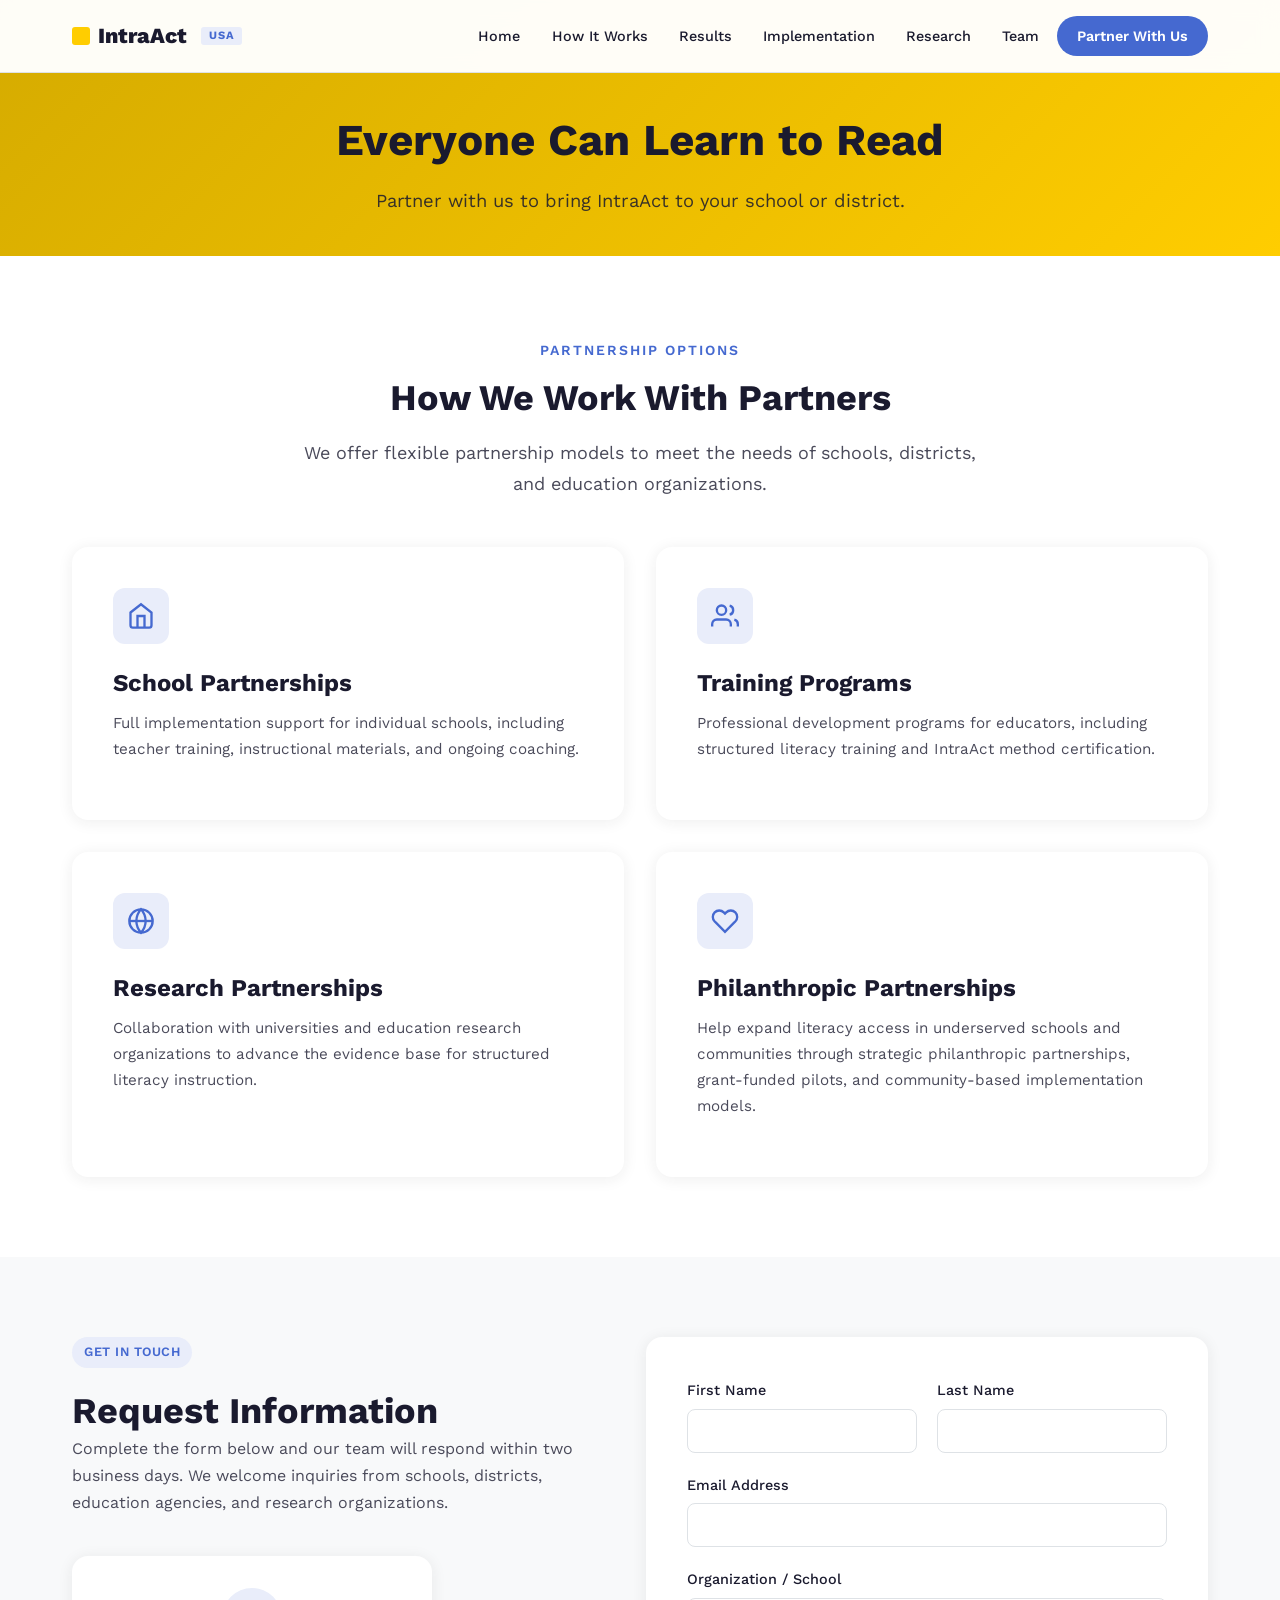
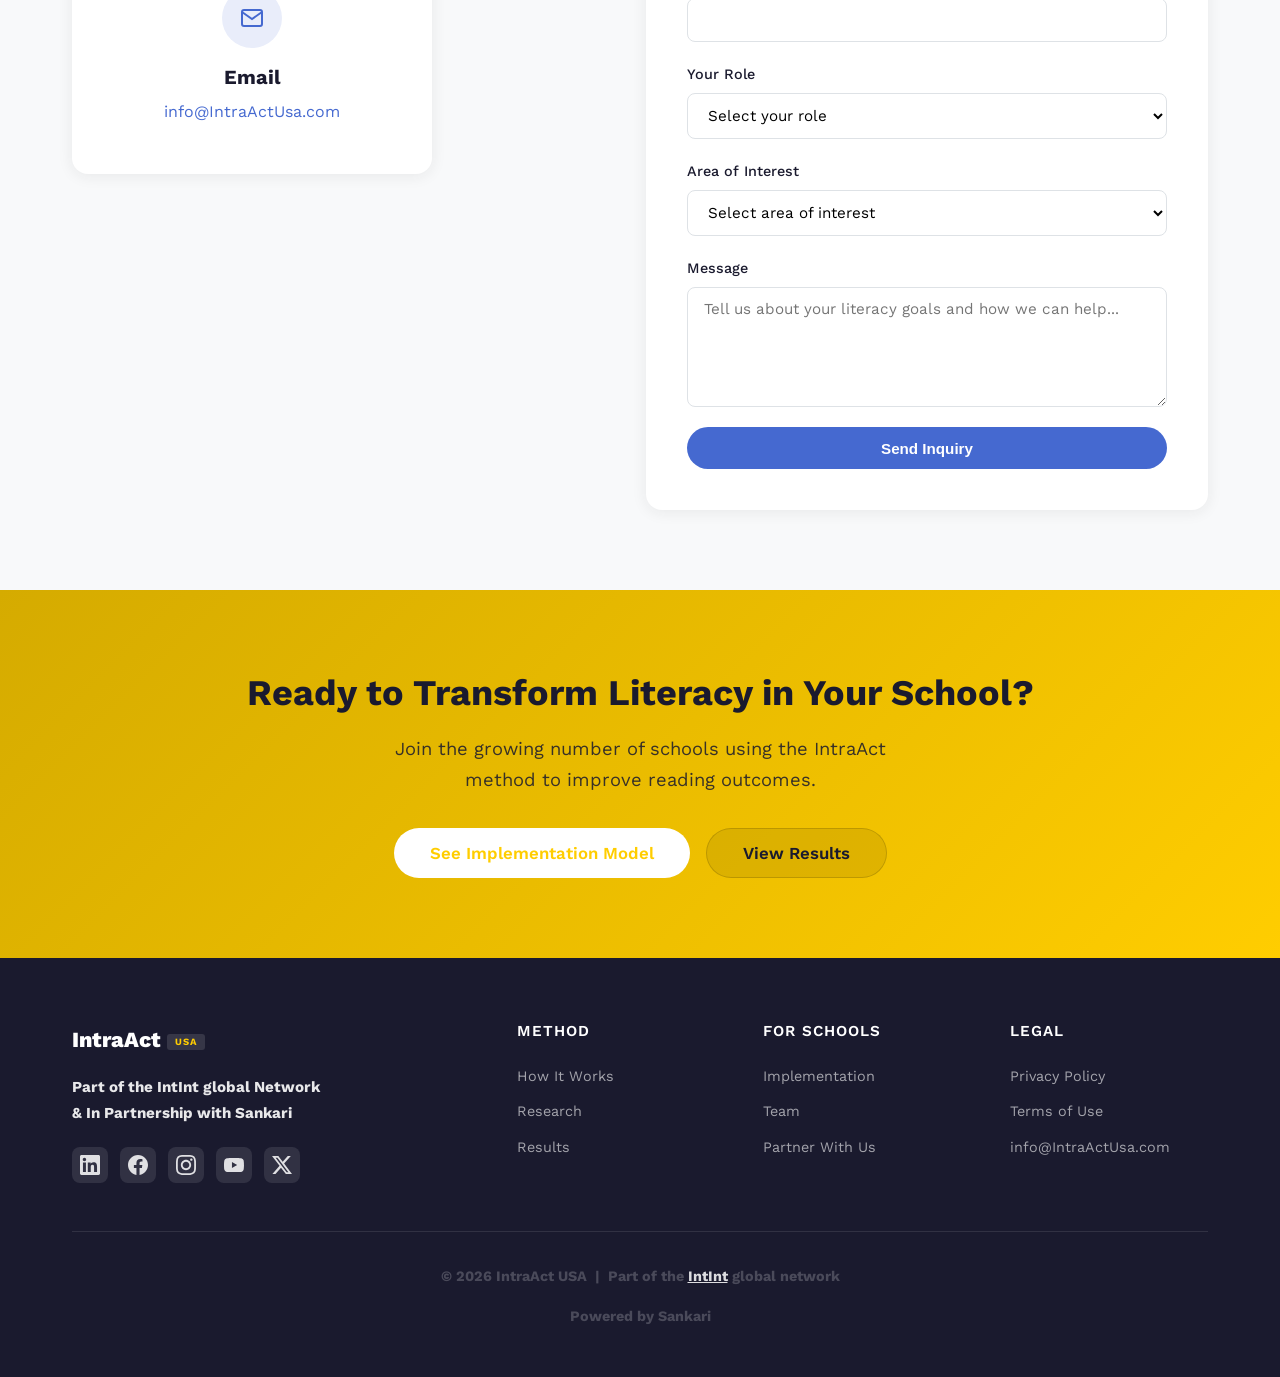
<file: contact.html>
<!DOCTYPE html>
<html lang="en">
<head>
  <meta charset="UTF-8">
  <meta name="viewport" content="width=device-width, initial-scale=1.0">
  <title>Launch a Pilot - Partnerships &amp; Contact | IntraAct USA</title>
  <meta name="description" content="Partner with IntraAct to implement evidence-based literacy instruction in your school or district.">
  <link rel="canonical" href="https://intraactusa.com/contact.html">
  <meta property="og:type" content="website">
  <meta property="og:site_name" content="IntraAct USA">
  <meta property="og:title" content="Launch a Pilot - Partnerships &amp; Contact | IntraAct USA">
  <meta property="og:description" content="Partner with IntraAct to implement evidence-based literacy instruction in your school or district.">
  <meta property="og:url" content="https://intraactusa.com/contact.html">
  <meta property="og:image" content="https://intraactusa.com/images/share-card.jpg">
  <meta property="og:image:width" content="1200">
  <meta property="og:image:height" content="630">
  <meta property="og:image:alt" content="Student holding the IntraAct Learning to Read book">
  <meta name="twitter:card" content="summary_large_image">
  <meta name="twitter:site" content="@intraactusa">
  <link rel="icon" type="image/svg+xml" href="favicon.svg">
  <link rel="preconnect" href="https://fonts.googleapis.com">
  <link rel="preconnect" href="https://fonts.gstatic.com" crossorigin>
  <link href="https://fonts.googleapis.com/css2?family=Work+Sans:wght@400;500;600;700;800&display=swap" rel="stylesheet">
  <link rel="stylesheet" href="css/style.css?v=25">
</head>
<body>

  <!-- Navigation -->
  <nav class="nav">
    <div class="nav__inner">
      <a href="index.html" class="nav__logo">IntraAct<span class="nav__logo-usa">USA</span></a>
      <ul class="nav__links" id="navLinks">
        <li><a href="index.html">Home</a></li>
        <li><a href="method.html">How It Works</a></li>
        <li><a href="results.html">Results</a></li>
        <li><a href="implementation.html">Implementation</a></li>
        <li><a href="research.html">Research</a></li>
        <li><a href="team.html">Team</a></li>
        <li><a href="contact.html" class="nav__cta active">Partner With Us</a></li>
      </ul>
      <button class="nav__toggle" id="navToggle" aria-label="Toggle navigation">
        <span></span><span></span><span></span>
      </button>
    </div>
  </nav>

  <!-- Page Hero -->
  <section class="page-hero">
    <div class="container">
      <h1>Everyone Can Learn to Read</h1>
      <p>Partner with us to bring IntraAct to your school or district.</p>
    </div>
  </section>

  <!-- Partnership Types -->
  <section class="section">
    <div class="container">
      <div class="section-header animate">
        <span class="label">Partnership Options</span>
        <h2>How We Work With Partners</h2>
        <p>We offer flexible partnership models to meet the needs of schools, districts, and education organizations.</p>
      </div>
      <div class="grid grid--2">
        <div class="card animate delay-1">
          <div class="card__icon">
            <svg width="28" height="28" viewBox="0 0 24 24" fill="none" stroke="currentColor" stroke-width="2"><path d="M3 9l9-7 9 7v11a2 2 0 0 1-2 2H5a2 2 0 0 1-2-2z"/><polyline points="9 22 9 12 15 12 15 22"/></svg>
          </div>
          <h3>School Partnerships</h3>
          <p>Full implementation support for individual schools, including teacher training, instructional materials, and ongoing coaching.</p>
        </div>
        <div class="card animate delay-2">
          <div class="card__icon">
            <svg width="28" height="28" viewBox="0 0 24 24" fill="none" stroke="currentColor" stroke-width="2"><path d="M17 21v-2a4 4 0 0 0-4-4H5a4 4 0 0 0-4 4v2"/><circle cx="9" cy="7" r="4"/><path d="M23 21v-2a4 4 0 0 0-3-3.87"/><path d="M16 3.13a4 4 0 0 1 0 7.75"/></svg>
          </div>
          <h3>Training Programs</h3>
          <p>Professional development programs for educators, including structured literacy training and IntraAct method certification.</p>
        </div>
        <div class="card animate delay-3">
          <div class="card__icon">
            <svg width="28" height="28" viewBox="0 0 24 24" fill="none" stroke="currentColor" stroke-width="2"><circle cx="12" cy="12" r="10"/><line x1="2" y1="12" x2="22" y2="12"/><path d="M12 2a15.3 15.3 0 0 1 4 10 15.3 15.3 0 0 1-4 10 15.3 15.3 0 0 1-4-10 15.3 15.3 0 0 1 4-10z"/></svg>
          </div>
          <h3>Research Partnerships</h3>
          <p>Collaboration with universities and education research organizations to advance the evidence base for structured literacy instruction.</p>
        </div>
        <div class="card animate delay-4">
          <div class="card__icon">
            <svg width="28" height="28" viewBox="0 0 24 24" fill="none" stroke="currentColor" stroke-width="2"><path d="M20.84 4.61a5.5 5.5 0 0 0-7.78 0L12 5.67l-1.06-1.06a5.5 5.5 0 0 0-7.78 7.78l1.06 1.06L12 21.23l7.78-7.78 1.06-1.06a5.5 5.5 0 0 0 0-7.78z"/></svg>
          </div>
          <h3>Philanthropic Partnerships</h3>
          <p>Help expand literacy access in underserved schools and communities through strategic philanthropic partnerships, grant-funded pilots, and community-based implementation models.</p>
        </div>
      </div>
    </div>
  </section>

  <!-- Contact Form -->
  <section class="section section--alt">
    <div class="container">
      <div class="grid grid--2" style="gap: 4rem; align-items: start;">
        <div class="animate">
          <span class="badge" style="margin-bottom: 1.25rem;">Get In Touch</span>
          <h2>Request Information</h2>
          <p>Complete the form below and our team will respond within two business days. We welcome inquiries from schools, districts, education agencies, and research organizations.</p>

          <div style="margin-top: 2.5rem;">
            <div class="contact-card" style="max-width:360px;">
              <div class="contact-card__icon">
                <svg width="24" height="24" viewBox="0 0 24 24" fill="none" stroke="currentColor" stroke-width="2"><path d="M4 4h16c1.1 0 2 .9 2 2v12c0 1.1-.9 2-2 2H4c-1.1 0-2-.9-2-2V6c0-1.1.9-2 2-2z"/><polyline points="22,6 12,13 2,6"/></svg>
              </div>
              <h4>Email</h4>
              <p><a href="mailto:info@IntraActUsa.com">info@IntraActUsa.com</a></p>
            </div>
          </div>
        </div>

        <div class="animate delay-2">
          <div class="card" style="padding: 2.5rem;">
            <form class="form" id="contact-form">
              <div class="form__row">
                <div class="form__group">
                  <label for="firstName">First Name</label>
                  <input type="text" id="firstName" name="firstName" required>
                </div>
                <div class="form__group">
                  <label for="lastName">Last Name</label>
                  <input type="text" id="lastName" name="lastName" required>
                </div>
              </div>
              <div class="form__group">
                <label for="email">Email Address</label>
                <input type="email" id="email" name="email" required>
              </div>
              <div class="form__group">
                <label for="organization">Organization / School</label>
                <input type="text" id="organization" name="organization">
              </div>
              <div class="form__group">
                <label for="role">Your Role</label>
                <select id="role" name="role">
                  <option value="">Select your role</option>
                  <option value="teacher">Teacher</option>
                  <option value="principal">Principal / Administrator</option>
                  <option value="district">District Leader</option>
                  <option value="literacy-coach">Literacy Coach / Specialist</option>
                  <option value="researcher">Researcher</option>
                  <option value="other">Other</option>
                </select>
              </div>
              <div class="form__group">
                <label for="interest">Area of Interest</label>
                <select id="interest" name="interest">
                  <option value="">Select area of interest</option>
                  <option value="school-implementation">School Implementation</option>
                  <option value="district-partnership">District Partnership</option>
                  <option value="teacher-training">Teacher Training</option>
                  <option value="research-collaboration">Research Collaboration</option>
                  <option value="general-info">General Information</option>
                </select>
              </div>
              <div class="form__group">
                <label for="message">Message</label>
                <textarea id="message" name="message" placeholder="Tell us about your literacy goals and how we can help..."></textarea>
              </div>
              <button type="submit" class="btn btn--primary" style="width: 100%; justify-content: center;">Send Inquiry</button>
              <p id="contact-form-hint" style="display:none; margin-top:1rem; text-align:center; color:var(--text-light);">Your email app should now open with your inquiry - just press Send there. If it did not open, please email us directly at <a href="mailto:info@intraactusa.com" style="color:var(--accent);">info@intraactusa.com</a>.</p>
            </form>
            <script>
              document.getElementById('contact-form').addEventListener('submit', function (e) {
                e.preventDefault();
                var v = function (id) { return (document.getElementById(id).value || '').trim(); };
                var roleEl = document.getElementById('role');
                var interestEl = document.getElementById('interest');
                var label = function (sel) { return sel.selectedIndex > 0 ? sel.options[sel.selectedIndex].text : '-'; };
                var name = v('firstName') + ' ' + v('lastName');
                var body = [
                  'Name: ' + name,
                  'Email: ' + v('email'),
                  'Organization / School: ' + (v('organization') || '-'),
                  'Role: ' + label(roleEl),
                  'Area of Interest: ' + label(interestEl),
                  '',
                  v('message')
                ].join('\r\n');
                var subject = 'Pilot inquiry from ' + name;
                window.location.href = 'mailto:info@intraactusa.com?subject=' + encodeURIComponent(subject) + '&body=' + encodeURIComponent(body);
                document.getElementById('contact-form-hint').style.display = 'block';
              });
            </script>
          </div>
        </div>
      </div>
    </div>
  </section>

  <!-- CTA -->
  <section class="cta">
    <div class="container">
      <h2>Ready to Transform Literacy in Your School?</h2>
      <p>Join the growing number of schools using the IntraAct method to improve reading outcomes.</p>
      <div class="cta__actions">
        <a href="implementation.html" class="btn btn--white btn--lg">See Implementation Model</a>
        <a href="results.html" class="btn btn--secondary btn--lg">View Results</a>
      </div>
    </div>
  </section>

  <!-- Footer -->
  <footer class="footer">
    <div class="container">
      <div class="footer__grid">
        <div>
          <div class="footer__brand">IntraAct<span class="nav__logo-usa" style="font-size:0.6rem;">USA</span></div>
          <p class="footer__desc"><span>Part of the IntInt global Network</span><span>&amp; In Partnership with Sankari</span></p>
          <div class="footer__social">
            <a href="https://www.linkedin.com/company/intraactusa/" target="_blank" rel="noopener" aria-label="IntraAct USA on LinkedIn"><svg viewBox="0 0 24 24" width="20" height="20" fill="currentColor" aria-hidden="true"><path d="M20.447 20.452h-3.554v-5.569c0-1.328-.027-3.037-1.852-3.037-1.853 0-2.136 1.445-2.136 2.939v5.667H9.351V9h3.414v1.561h.046c.477-.9 1.637-1.85 3.37-1.85 3.601 0 4.267 2.37 4.267 5.455v6.286zM5.337 7.433c-1.144 0-2.063-.926-2.063-2.065 0-1.138.92-2.063 2.063-2.063 1.14 0 2.064.925 2.064 2.063 0 1.139-.925 2.065-2.064 2.065zm1.782 13.019H3.555V9h3.564v11.452zM22.225 0H1.771C.792 0 0 .774 0 1.729v20.542C0 23.227.792 24 1.771 24h20.451C23.2 24 24 23.227 24 22.271V1.729C24 .774 23.2 0 22.225 0z"/></svg></a>
            <a href="https://www.facebook.com/intraactusa" target="_blank" rel="noopener" aria-label="IntraAct USA on Facebook"><svg viewBox="0 0 24 24" width="20" height="20" fill="currentColor" aria-hidden="true"><path d="M24 12.073c0-6.627-5.373-12-12-12s-12 5.373-12 12c0 5.99 4.388 10.954 10.125 11.854v-8.385H7.078v-3.47h3.047V9.43c0-3.007 1.792-4.669 4.533-4.669 1.312 0 2.686.235 2.686.235v2.953H15.83c-1.491 0-1.956.925-1.956 1.874v2.25h3.328l-.532 3.47h-2.796v8.385C19.612 23.027 24 18.062 24 12.073z"/></svg></a>
            <a href="https://www.instagram.com/intraactusa/" target="_blank" rel="noopener" aria-label="IntraAct USA on Instagram"><svg viewBox="0 0 24 24" width="20" height="20" fill="currentColor" aria-hidden="true"><path d="M12 2.163c3.204 0 3.584.012 4.85.07 3.252.148 4.771 1.691 4.919 4.919.058 1.265.069 1.645.069 4.849 0 3.205-.012 3.584-.069 4.849-.149 3.225-1.664 4.771-4.919 4.919-1.266.058-1.644.07-4.85.07-3.204 0-3.584-.012-4.849-.07-3.26-.149-4.771-1.699-4.919-4.92-.058-1.265-.07-1.644-.07-4.849 0-3.204.013-3.583.07-4.849.149-3.227 1.664-4.771 4.919-4.919 1.266-.057 1.645-.069 4.849-.069zm0-2.163c-3.259 0-3.667.014-4.947.072-4.358.2-6.78 2.618-6.98 6.98-.059 1.281-.073 1.689-.073 4.948 0 3.259.014 3.668.072 4.948.2 4.358 2.618 6.78 6.98 6.98 1.281.058 1.689.072 4.948.072 3.259 0 3.668-.014 4.948-.072 4.354-.2 6.782-2.618 6.979-6.98.059-1.28.073-1.689.073-4.948 0-3.259-.014-3.667-.072-4.947-.196-4.354-2.617-6.78-6.979-6.98-1.281-.059-1.69-.073-4.949-.073zm0 5.838c-3.403 0-6.162 2.759-6.162 6.162s2.759 6.163 6.162 6.163 6.162-2.759 6.162-6.163c0-3.403-2.759-6.162-6.162-6.162zm0 10.162c-2.209 0-4-1.79-4-4 0-2.209 1.791-4 4-4s4 1.791 4 4c0 2.21-1.791 4-4 4zm6.406-11.845c-.796 0-1.441.645-1.441 1.44s.645 1.44 1.441 1.44c.795 0 1.439-.645 1.439-1.44s-.644-1.44-1.439-1.44z"/></svg></a>
            <a href="https://www.youtube.com/@intraactusa" target="_blank" rel="noopener" aria-label="IntraAct USA on YouTube"><svg viewBox="0 0 24 24" width="20" height="20" fill="currentColor" aria-hidden="true"><path d="M23.498 6.186a3.016 3.016 0 0 0-2.122-2.136C19.505 3.545 12 3.545 12 3.545s-7.505 0-9.377.505A3.017 3.017 0 0 0 .502 6.186C0 8.07 0 12 0 12s0 3.93.502 5.814a3.016 3.016 0 0 0 2.122 2.136c1.871.505 9.376.505 9.376.505s7.505 0 9.377-.505a3.015 3.015 0 0 0 2.122-2.136C24 15.93 24 12 24 12s0-3.93-.502-5.814zM9.545 15.568V8.432L15.818 12l-6.273 3.568z"/></svg></a>
            <a href="https://x.com/intraactusa" target="_blank" rel="noopener" aria-label="IntraAct USA on X"><svg viewBox="0 0 24 24" width="20" height="20" fill="currentColor" aria-hidden="true"><path d="M18.901 1.153h3.68l-8.04 9.19L24 22.846h-7.406l-5.8-7.584-6.638 7.584H.474l8.6-9.83L0 1.154h7.594l5.243 6.932ZM17.61 20.644h2.039L6.486 3.24H4.298Z"/></svg></a>
          </div>
        </div>
        <div>
          <h4>Method</h4>
          <ul>
            <li><a href="method.html">How It Works</a></li>
            <li><a href="research.html">Research</a></li>
            <li><a href="results.html">Results</a></li>
          </ul>
        </div>
        <div>
          <h4>For Schools</h4>
          <ul>
            <li><a href="implementation.html">Implementation</a></li>
            <li><a href="team.html">Team</a></li>
            <li><a href="contact.html">Partner With Us</a></li>
          </ul>
        </div>
        <div>
          <h4>Legal</h4>
          <ul>
            <li><a href="privacy.html">Privacy Policy</a></li>
            <li><a href="terms.html">Terms of Use</a></li>
            <li><a href="mailto:info@IntraActUsa.com">info@IntraActUsa.com</a></li>
          </ul>
        </div>
      </div>
      <div class="footer__bottom">
        <p>&copy; 2026 IntraAct USA &nbsp;|&nbsp; Part of the <a href="https://www.intint.org">IntInt</a> global network</p>
        <p style="margin-top:0.5rem;">Powered by Sankari</p>
      </div>
    </div>
  </footer>

  <script>
    document.getElementById('navToggle').addEventListener('click', function() {
      document.getElementById('navLinks').classList.toggle('active');
    });
    const observer = new IntersectionObserver((entries) => {
      entries.forEach(entry => { if (entry.isIntersecting) entry.target.classList.add('visible'); });
    }, { threshold: 0.1, rootMargin: '0px 0px -50px 0px' });
    document.querySelectorAll('.animate').forEach(el => observer.observe(el));
  </script>
</body>
</html>
</file>
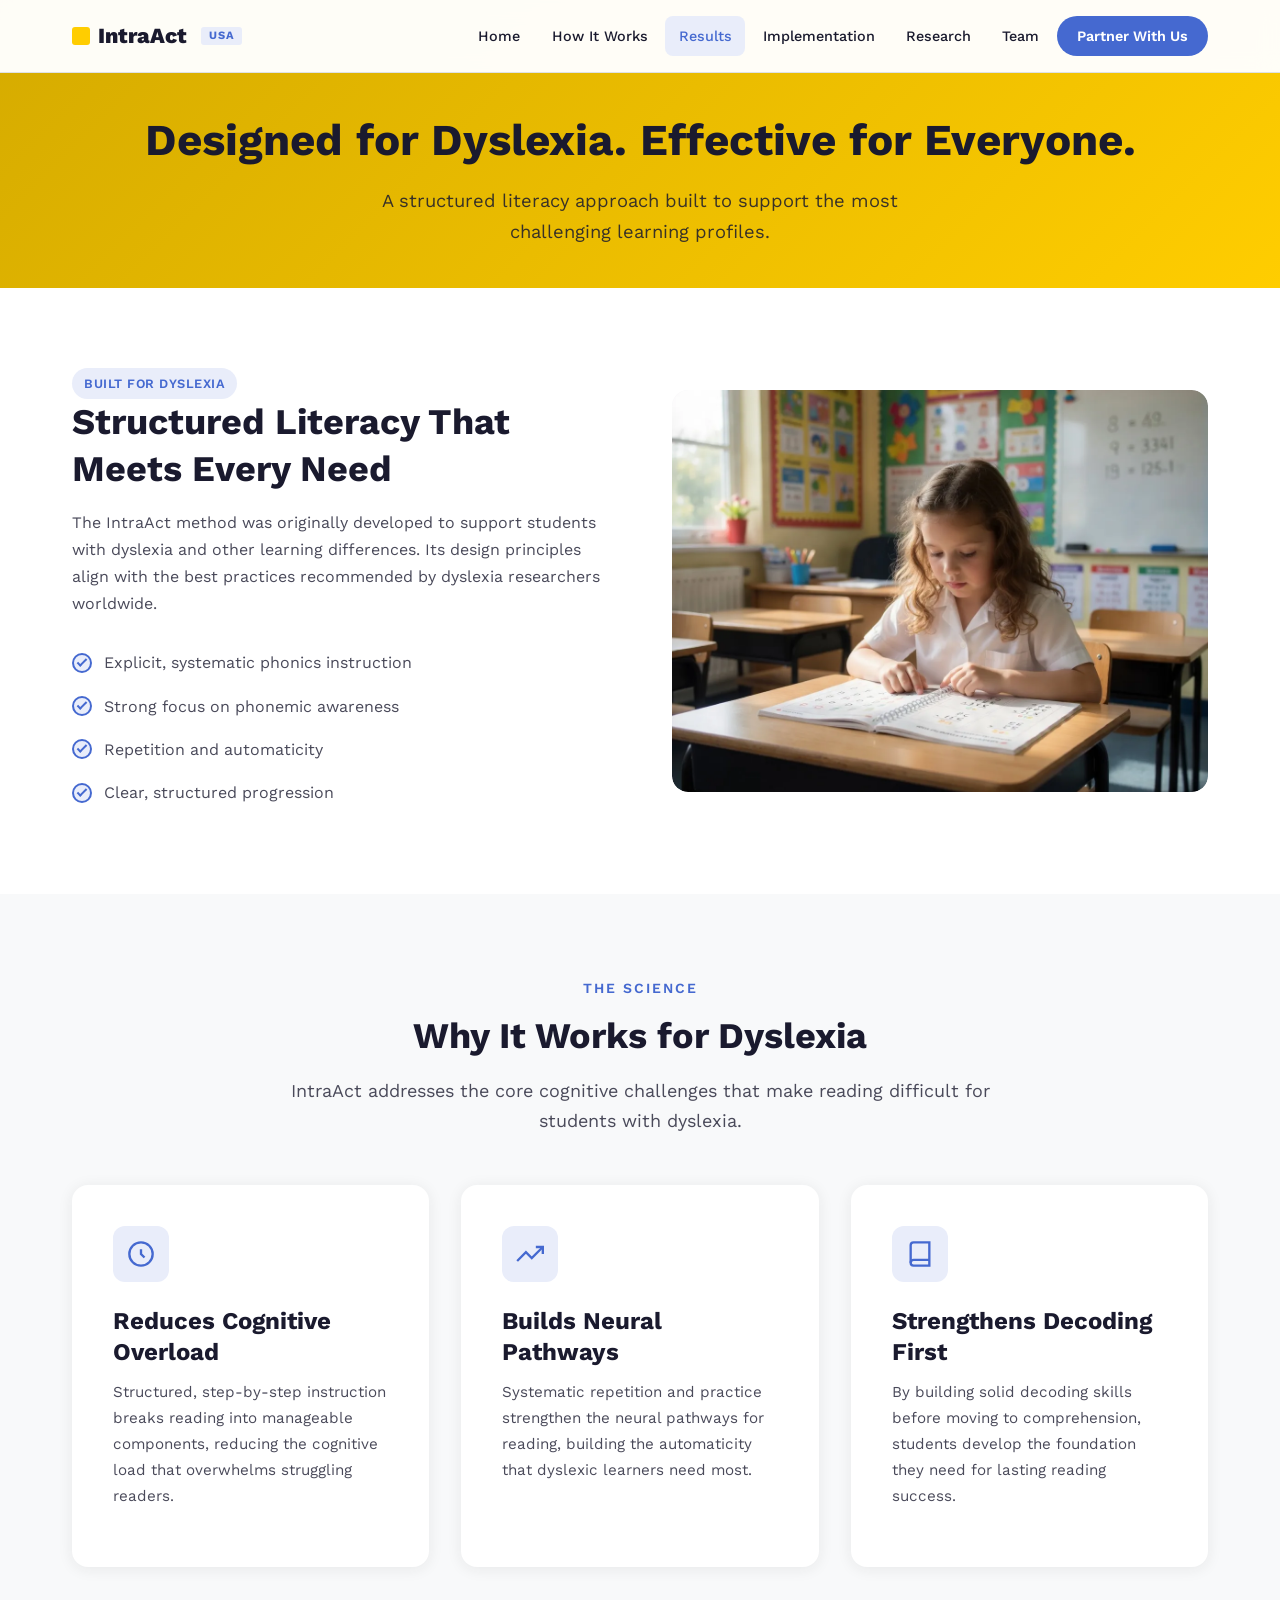
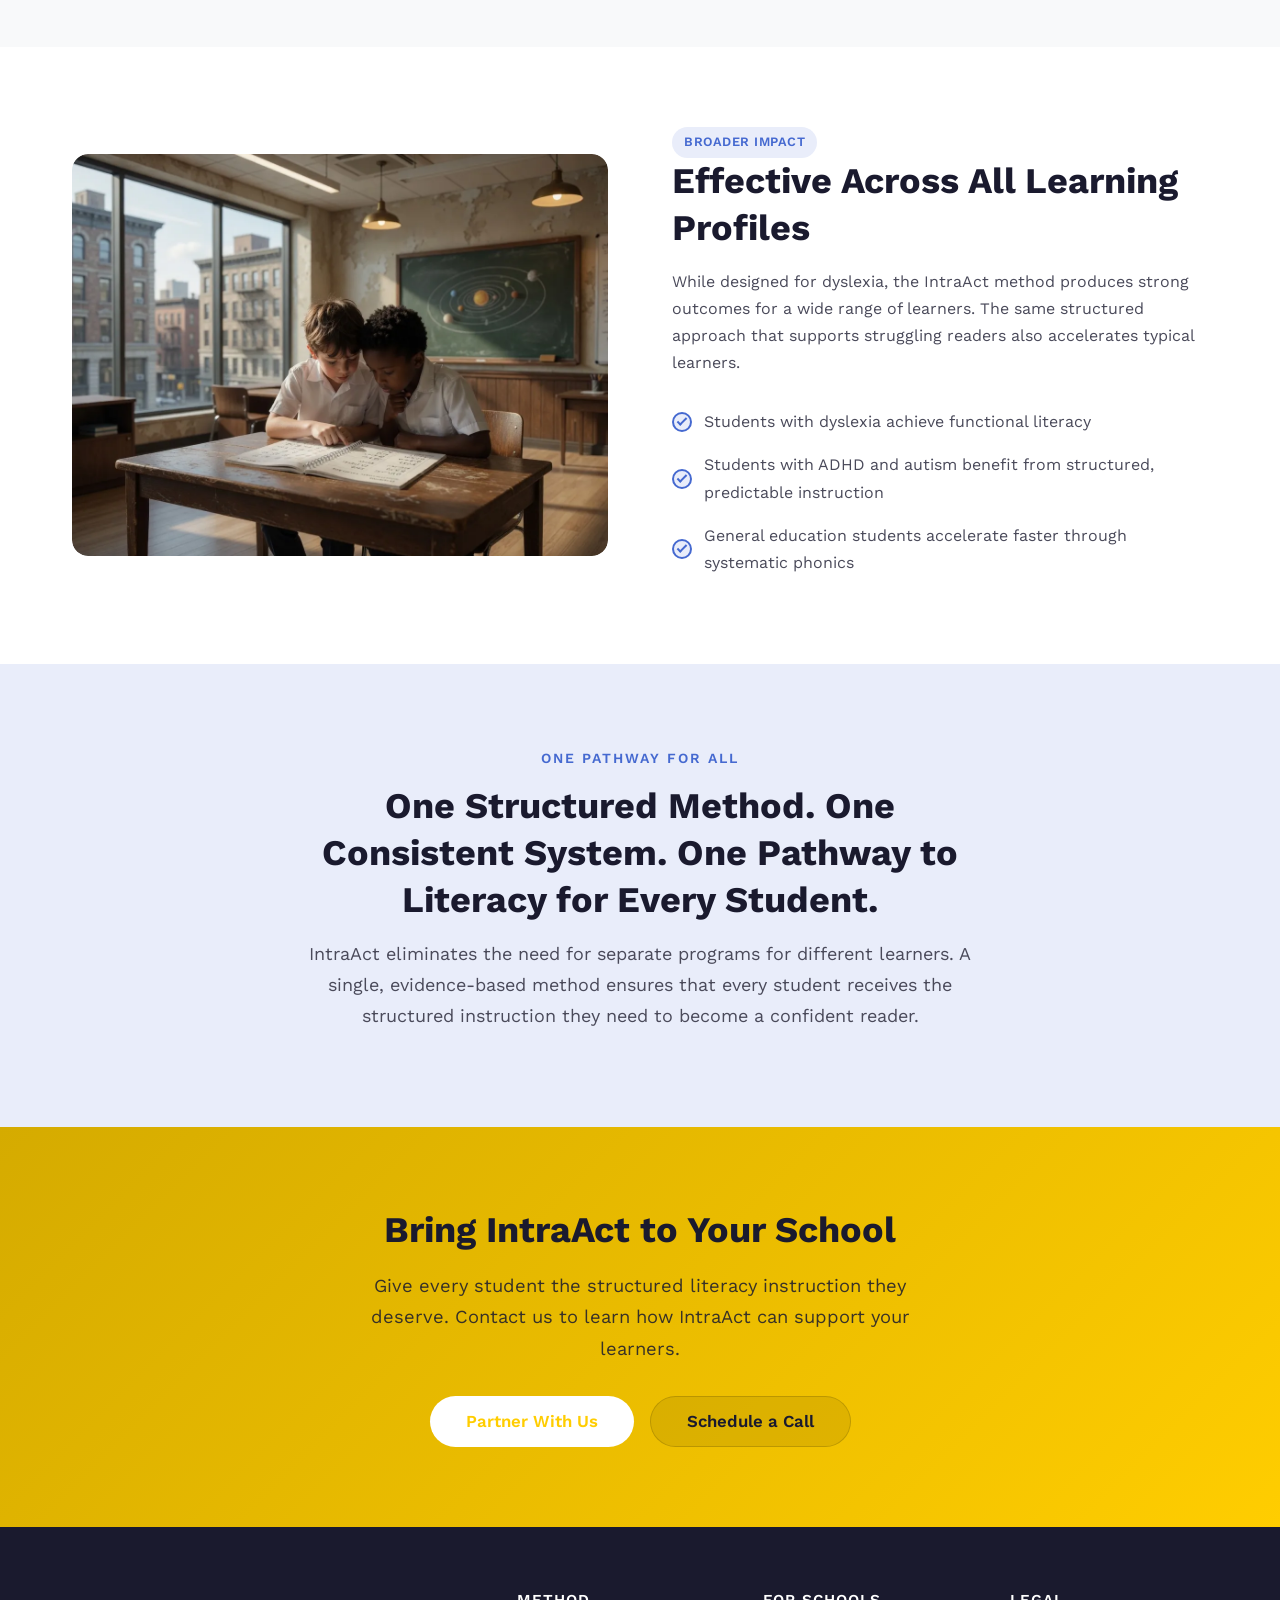
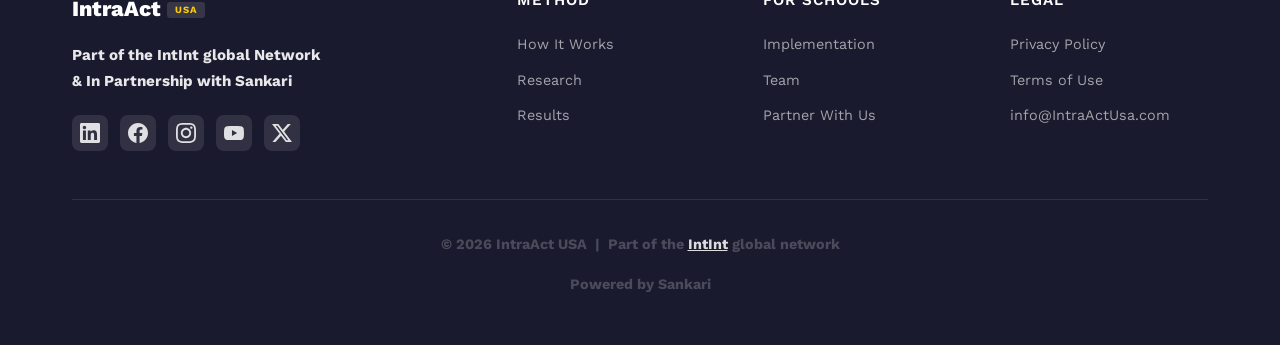
<file: dyslexia.html>
<!DOCTYPE html>
<html lang="en">
<head>
  <meta charset="UTF-8">
  <meta name="viewport" content="width=device-width, initial-scale=1.0">
  <title>Dyslexia &amp; Reading Intervention - Structured Literacy | IntraAct USA</title>
  <meta name="description" content="A structured literacy approach built to support dyslexia and the most challenging learning profiles, effective for everyone.">
  <link rel="canonical" href="https://intraactusa.com/dyslexia.html">
  <meta property="og:type" content="website">
  <meta property="og:site_name" content="IntraAct USA">
  <meta property="og:title" content="Dyslexia &amp; Reading Intervention - Structured Literacy | IntraAct USA">
  <meta property="og:description" content="A structured literacy approach built to support dyslexia and the most challenging learning profiles, effective for everyone.">
  <meta property="og:url" content="https://intraactusa.com/dyslexia.html">
  <meta property="og:image" content="https://intraactusa.com/images/share-card.jpg">
  <meta property="og:image:width" content="1200">
  <meta property="og:image:height" content="630">
  <meta property="og:image:alt" content="Student holding the IntraAct Learning to Read book">
  <meta name="twitter:card" content="summary_large_image">
  <meta name="twitter:site" content="@intraactusa">
  <link rel="icon" type="image/svg+xml" href="favicon.svg">
  <link rel="preconnect" href="https://fonts.googleapis.com">
  <link rel="preconnect" href="https://fonts.gstatic.com" crossorigin>
  <link href="https://fonts.googleapis.com/css2?family=Work+Sans:wght@400;500;600;700;800&display=swap" rel="stylesheet">
  <link rel="stylesheet" href="css/style.css?v=25">
</head>
<body>

  <!-- Navigation -->
  <nav class="nav">
    <div class="nav__inner">
      <a href="index.html" class="nav__logo">IntraAct<span class="nav__logo-usa">USA</span></a>
      <ul class="nav__links" id="navLinks">
        <li><a href="index.html">Home</a></li>
        <li><a href="method.html">How It Works</a></li>
        <li><a href="results.html" class="active">Results</a></li>
        <li><a href="implementation.html">Implementation</a></li>
        <li><a href="research.html">Research</a></li>
        <li><a href="team.html">Team</a></li>
        <li><a href="contact.html" class="nav__cta">Partner With Us</a></li>
      </ul>
      <button class="nav__toggle" id="navToggle" aria-label="Toggle navigation">
        <span></span><span></span><span></span>
      </button>
    </div>
  </nav>

  <!-- Page Hero -->
  <section class="page-hero">
    <div class="container">
      <h1>Designed for Dyslexia. Effective for Everyone.</h1>
      <p>A structured literacy approach built to support the most challenging learning profiles.</p>
    </div>
  </section>

  <!-- Built for Dyslexia -->
  <section class="section">
    <div class="container">
      <div class="feature animate">
        <div class="feature__content">
          <span class="badge">Built for Dyslexia</span>
          <h2>Structured Literacy That Meets Every Need</h2>
          <p>The IntraAct method was originally developed to support students with dyslexia and other learning differences. Its design principles align with the best practices recommended by dyslexia researchers worldwide.</p>
          <ul class="check-list">
            <li>Explicit, systematic phonics instruction</li>
            <li>Strong focus on phonemic awareness</li>
            <li>Repetition and automaticity</li>
            <li>Clear, structured progression</li>
          </ul>
        </div>
        <div class="feature__image">
          <img src="images/dyslexia-girl.webp" width="1168" height="880" loading="lazy" decoding="async" alt="Student reading the IntraAct Learning to Read book" style="width:100%;height:100%;object-fit:cover;border-radius:var(--radius-lg);">
        </div>
      </div>
    </div>
  </section>

  <!-- Why It Works for Dyslexia -->
  <section class="section section--alt">
    <div class="container">
      <div class="section-header animate">
        <span class="label">The Science</span>
        <h2>Why It Works for Dyslexia</h2>
        <p>IntraAct addresses the core cognitive challenges that make reading difficult for students with dyslexia.</p>
      </div>
      <div class="grid grid--3">
        <div class="card animate delay-1">
          <div class="card__icon">
            <svg width="28" height="28" viewBox="0 0 24 24" fill="none" stroke="currentColor" stroke-width="2"><circle cx="12" cy="12" r="10"/><path d="M12 8v4l3 3"/></svg>
          </div>
          <h3>Reduces Cognitive Overload</h3>
          <p>Structured, step-by-step instruction breaks reading into manageable components, reducing the cognitive load that overwhelms struggling readers.</p>
        </div>
        <div class="card animate delay-2">
          <div class="card__icon">
            <svg width="28" height="28" viewBox="0 0 24 24" fill="none" stroke="currentColor" stroke-width="2"><polyline points="23 6 13.5 15.5 8.5 10.5 1 18"/><polyline points="17 6 23 6 23 12"/></svg>
          </div>
          <h3>Builds Neural Pathways</h3>
          <p>Systematic repetition and practice strengthen the neural pathways for reading, building the automaticity that dyslexic learners need most.</p>
        </div>
        <div class="card animate delay-3">
          <div class="card__icon">
            <svg width="28" height="28" viewBox="0 0 24 24" fill="none" stroke="currentColor" stroke-width="2"><path d="M4 19.5A2.5 2.5 0 0 1 6.5 17H20"/><path d="M6.5 2H20v20H6.5A2.5 2.5 0 0 1 4 19.5v-15A2.5 2.5 0 0 1 6.5 2z"/></svg>
          </div>
          <h3>Strengthens Decoding First</h3>
          <p>By building solid decoding skills before moving to comprehension, students develop the foundation they need for lasting reading success.</p>
        </div>
      </div>
    </div>
  </section>

  <!-- Broader Impact -->
  <section class="section">
    <div class="container">
      <div class="feature feature--reverse animate">
        <div class="feature__content">
          <span class="badge">Broader Impact</span>
          <h2>Effective Across All Learning Profiles</h2>
          <p>While designed for dyslexia, the IntraAct method produces strong outcomes for a wide range of learners. The same structured approach that supports struggling readers also accelerates typical learners.</p>
          <ul class="check-list">
            <li>Students with dyslexia achieve functional literacy</li>
            <li>Students with ADHD and autism benefit from structured, predictable instruction</li>
            <li>General education students accelerate faster through systematic phonics</li>
          </ul>
        </div>
        <div class="feature__image">
          <img src="images/dyslexia-boys.webp" width="1168" height="880" loading="lazy" decoding="async" alt="Students learning to read together with IntraAct" style="width:100%;height:100%;object-fit:cover;border-radius:var(--radius-lg);">
        </div>
      </div>
    </div>
  </section>

  <!-- One Pathway for All -->
  <section class="section section--blue">
    <div class="container">
      <div class="section-header animate" style="max-width: 700px; margin: 0 auto; text-align: center;">
        <span class="label">One Pathway for All</span>
        <h2>One Structured Method. One Consistent System. One Pathway to Literacy for Every Student.</h2>
        <p>IntraAct eliminates the need for separate programs for different learners. A single, evidence-based method ensures that every student receives the structured instruction they need to become a confident reader.</p>
      </div>
    </div>
  </section>

  <!-- CTA -->
  <section class="cta">
    <div class="container">
      <h2>Bring IntraAct to Your School</h2>
      <p>Give every student the structured literacy instruction they deserve. Contact us to learn how IntraAct can support your learners.</p>
      <div class="cta__actions">
        <a href="contact.html" class="btn btn--white btn--lg">Partner With Us</a>
        <a href="contact.html" class="btn btn--secondary btn--lg">Schedule a Call</a>
      </div>
    </div>
  </section>

  <!-- Footer -->
  <footer class="footer">
    <div class="container">
      <div class="footer__grid">
        <div>
          <div class="footer__brand">IntraAct<span class="nav__logo-usa" style="font-size:0.6rem;">USA</span></div>
          <p class="footer__desc"><span>Part of the IntInt global Network</span><span>&amp; In Partnership with Sankari</span></p>
          <div class="footer__social">
            <a href="https://www.linkedin.com/company/intraactusa/" target="_blank" rel="noopener" aria-label="IntraAct USA on LinkedIn"><svg viewBox="0 0 24 24" width="20" height="20" fill="currentColor" aria-hidden="true"><path d="M20.447 20.452h-3.554v-5.569c0-1.328-.027-3.037-1.852-3.037-1.853 0-2.136 1.445-2.136 2.939v5.667H9.351V9h3.414v1.561h.046c.477-.9 1.637-1.85 3.37-1.85 3.601 0 4.267 2.37 4.267 5.455v6.286zM5.337 7.433c-1.144 0-2.063-.926-2.063-2.065 0-1.138.92-2.063 2.063-2.063 1.14 0 2.064.925 2.064 2.063 0 1.139-.925 2.065-2.064 2.065zm1.782 13.019H3.555V9h3.564v11.452zM22.225 0H1.771C.792 0 0 .774 0 1.729v20.542C0 23.227.792 24 1.771 24h20.451C23.2 24 24 23.227 24 22.271V1.729C24 .774 23.2 0 22.225 0z"/></svg></a>
            <a href="https://www.facebook.com/intraactusa" target="_blank" rel="noopener" aria-label="IntraAct USA on Facebook"><svg viewBox="0 0 24 24" width="20" height="20" fill="currentColor" aria-hidden="true"><path d="M24 12.073c0-6.627-5.373-12-12-12s-12 5.373-12 12c0 5.99 4.388 10.954 10.125 11.854v-8.385H7.078v-3.47h3.047V9.43c0-3.007 1.792-4.669 4.533-4.669 1.312 0 2.686.235 2.686.235v2.953H15.83c-1.491 0-1.956.925-1.956 1.874v2.25h3.328l-.532 3.47h-2.796v8.385C19.612 23.027 24 18.062 24 12.073z"/></svg></a>
            <a href="https://www.instagram.com/intraactusa/" target="_blank" rel="noopener" aria-label="IntraAct USA on Instagram"><svg viewBox="0 0 24 24" width="20" height="20" fill="currentColor" aria-hidden="true"><path d="M12 2.163c3.204 0 3.584.012 4.85.07 3.252.148 4.771 1.691 4.919 4.919.058 1.265.069 1.645.069 4.849 0 3.205-.012 3.584-.069 4.849-.149 3.225-1.664 4.771-4.919 4.919-1.266.058-1.644.07-4.85.07-3.204 0-3.584-.012-4.849-.07-3.26-.149-4.771-1.699-4.919-4.92-.058-1.265-.07-1.644-.07-4.849 0-3.204.013-3.583.07-4.849.149-3.227 1.664-4.771 4.919-4.919 1.266-.057 1.645-.069 4.849-.069zm0-2.163c-3.259 0-3.667.014-4.947.072-4.358.2-6.78 2.618-6.98 6.98-.059 1.281-.073 1.689-.073 4.948 0 3.259.014 3.668.072 4.948.2 4.358 2.618 6.78 6.98 6.98 1.281.058 1.689.072 4.948.072 3.259 0 3.668-.014 4.948-.072 4.354-.2 6.782-2.618 6.979-6.98.059-1.28.073-1.689.073-4.948 0-3.259-.014-3.667-.072-4.947-.196-4.354-2.617-6.78-6.979-6.98-1.281-.059-1.69-.073-4.949-.073zm0 5.838c-3.403 0-6.162 2.759-6.162 6.162s2.759 6.163 6.162 6.163 6.162-2.759 6.162-6.163c0-3.403-2.759-6.162-6.162-6.162zm0 10.162c-2.209 0-4-1.79-4-4 0-2.209 1.791-4 4-4s4 1.791 4 4c0 2.21-1.791 4-4 4zm6.406-11.845c-.796 0-1.441.645-1.441 1.44s.645 1.44 1.441 1.44c.795 0 1.439-.645 1.439-1.44s-.644-1.44-1.439-1.44z"/></svg></a>
            <a href="https://www.youtube.com/@intraactusa" target="_blank" rel="noopener" aria-label="IntraAct USA on YouTube"><svg viewBox="0 0 24 24" width="20" height="20" fill="currentColor" aria-hidden="true"><path d="M23.498 6.186a3.016 3.016 0 0 0-2.122-2.136C19.505 3.545 12 3.545 12 3.545s-7.505 0-9.377.505A3.017 3.017 0 0 0 .502 6.186C0 8.07 0 12 0 12s0 3.93.502 5.814a3.016 3.016 0 0 0 2.122 2.136c1.871.505 9.376.505 9.376.505s7.505 0 9.377-.505a3.015 3.015 0 0 0 2.122-2.136C24 15.93 24 12 24 12s0-3.93-.502-5.814zM9.545 15.568V8.432L15.818 12l-6.273 3.568z"/></svg></a>
            <a href="https://x.com/intraactusa" target="_blank" rel="noopener" aria-label="IntraAct USA on X"><svg viewBox="0 0 24 24" width="20" height="20" fill="currentColor" aria-hidden="true"><path d="M18.901 1.153h3.68l-8.04 9.19L24 22.846h-7.406l-5.8-7.584-6.638 7.584H.474l8.6-9.83L0 1.154h7.594l5.243 6.932ZM17.61 20.644h2.039L6.486 3.24H4.298Z"/></svg></a>
          </div>
        </div>
        <div>
          <h4>Method</h4>
          <ul>
            <li><a href="method.html">How It Works</a></li>
            <li><a href="research.html">Research</a></li>
            <li><a href="results.html">Results</a></li>
          </ul>
        </div>
        <div>
          <h4>For Schools</h4>
          <ul>
            <li><a href="implementation.html">Implementation</a></li>
            <li><a href="team.html">Team</a></li>
            <li><a href="contact.html">Partner With Us</a></li>
          </ul>
        </div>
        <div>
          <h4>Legal</h4>
          <ul>
            <li><a href="privacy.html">Privacy Policy</a></li>
            <li><a href="terms.html">Terms of Use</a></li>
            <li><a href="mailto:info@IntraActUsa.com">info@IntraActUsa.com</a></li>
          </ul>
        </div>
      </div>
      <div class="footer__bottom">
        <p>&copy; 2026 IntraAct USA &nbsp;|&nbsp; Part of the <a href="https://www.intint.org">IntInt</a> global network</p>
        <p style="margin-top:0.5rem;">Powered by Sankari</p>
      </div>
    </div>
  </footer>

  <script>
    document.getElementById('navToggle').addEventListener('click', function() {
      document.getElementById('navLinks').classList.toggle('active');
    });
    const observer = new IntersectionObserver((entries) => {
      entries.forEach(entry => { if (entry.isIntersecting) entry.target.classList.add('visible'); });
    }, { threshold: 0.1, rootMargin: '0px 0px -50px 0px' });
    document.querySelectorAll('.animate').forEach(el => observer.observe(el));
  </script>
</body>
</html>
</file>
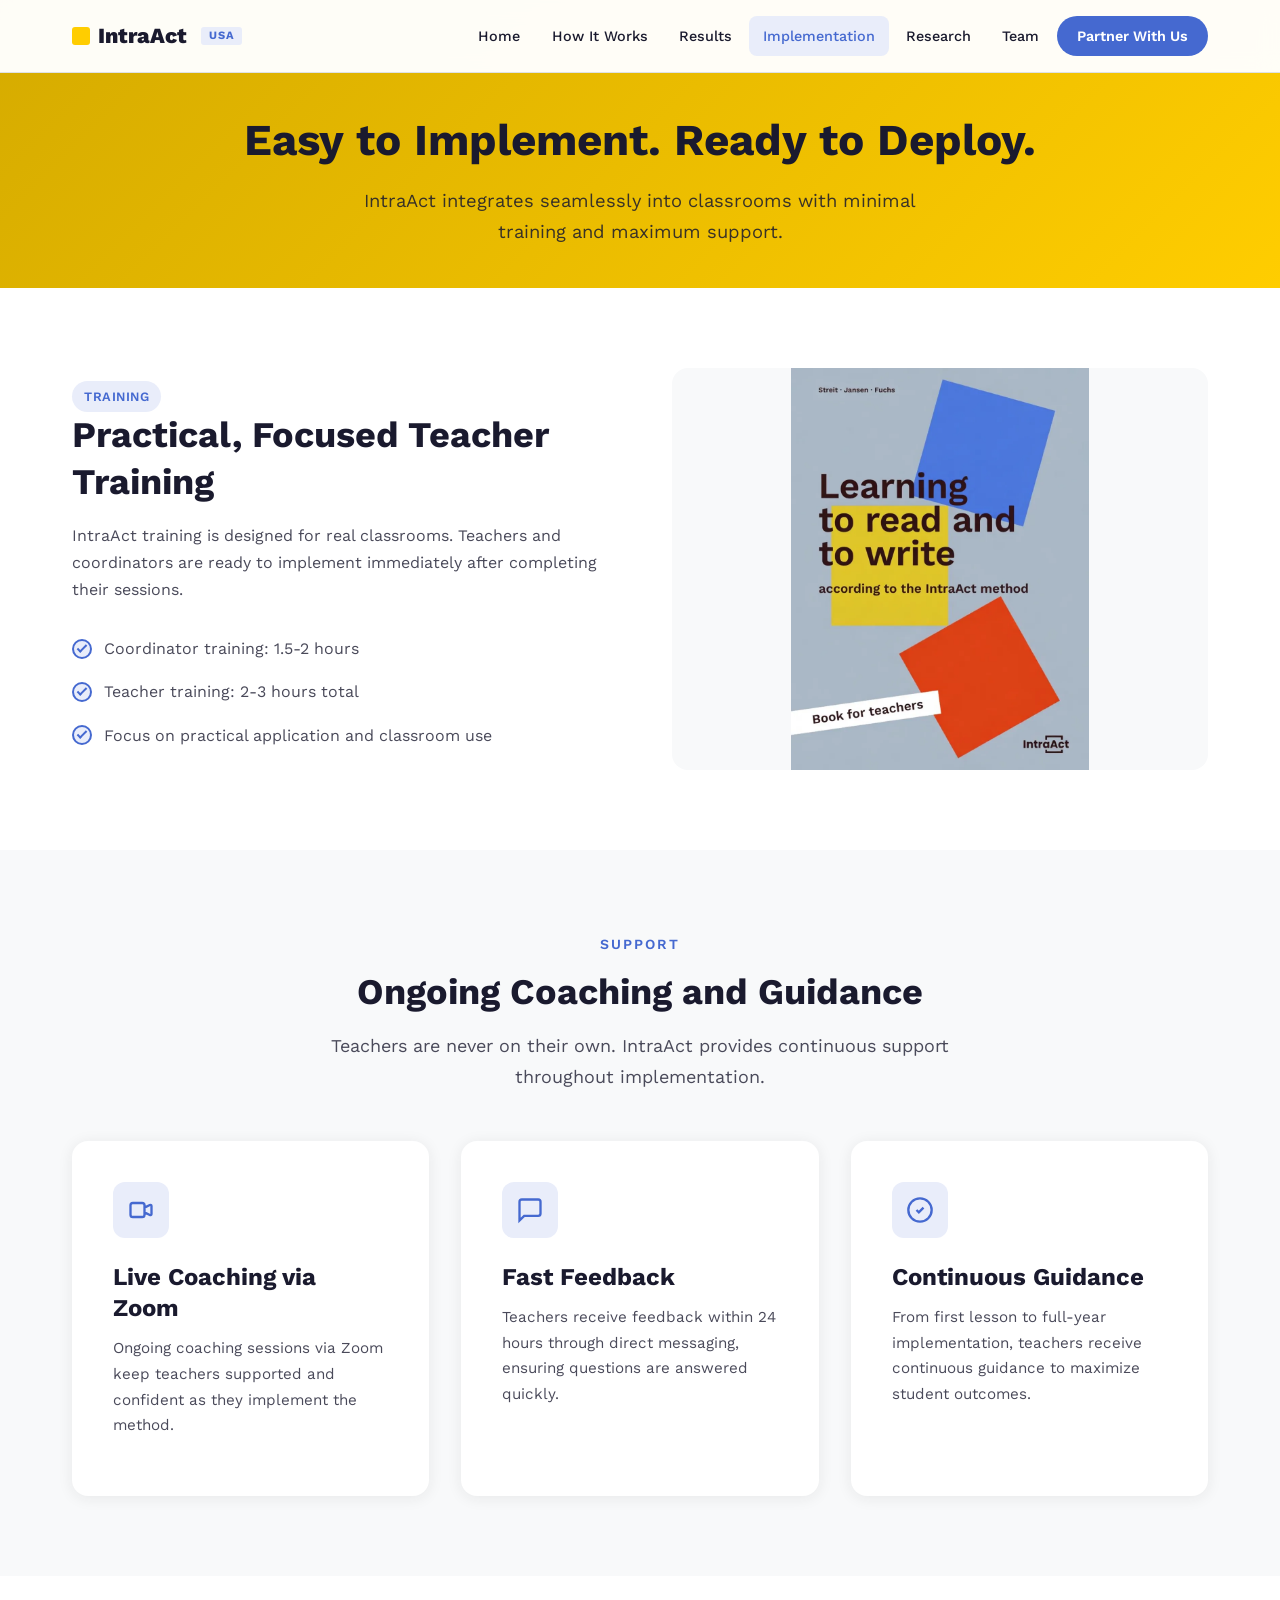
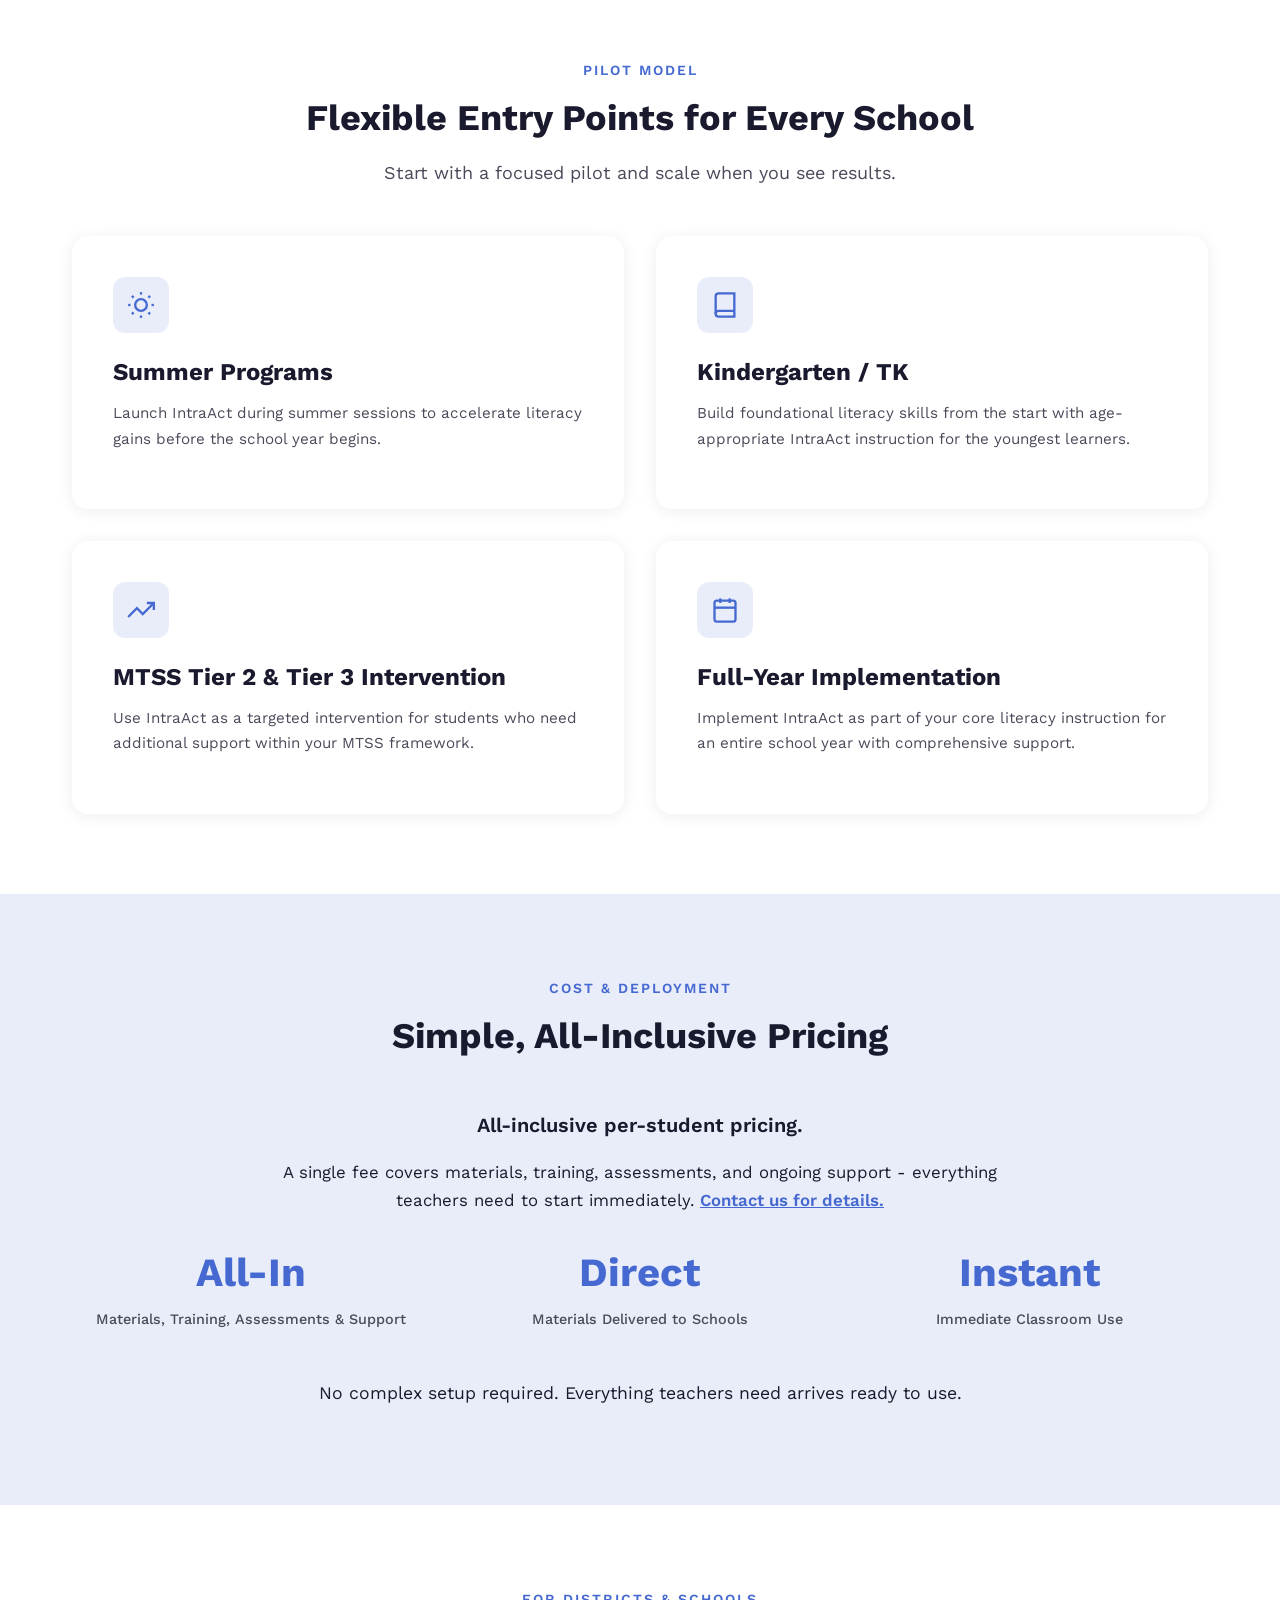
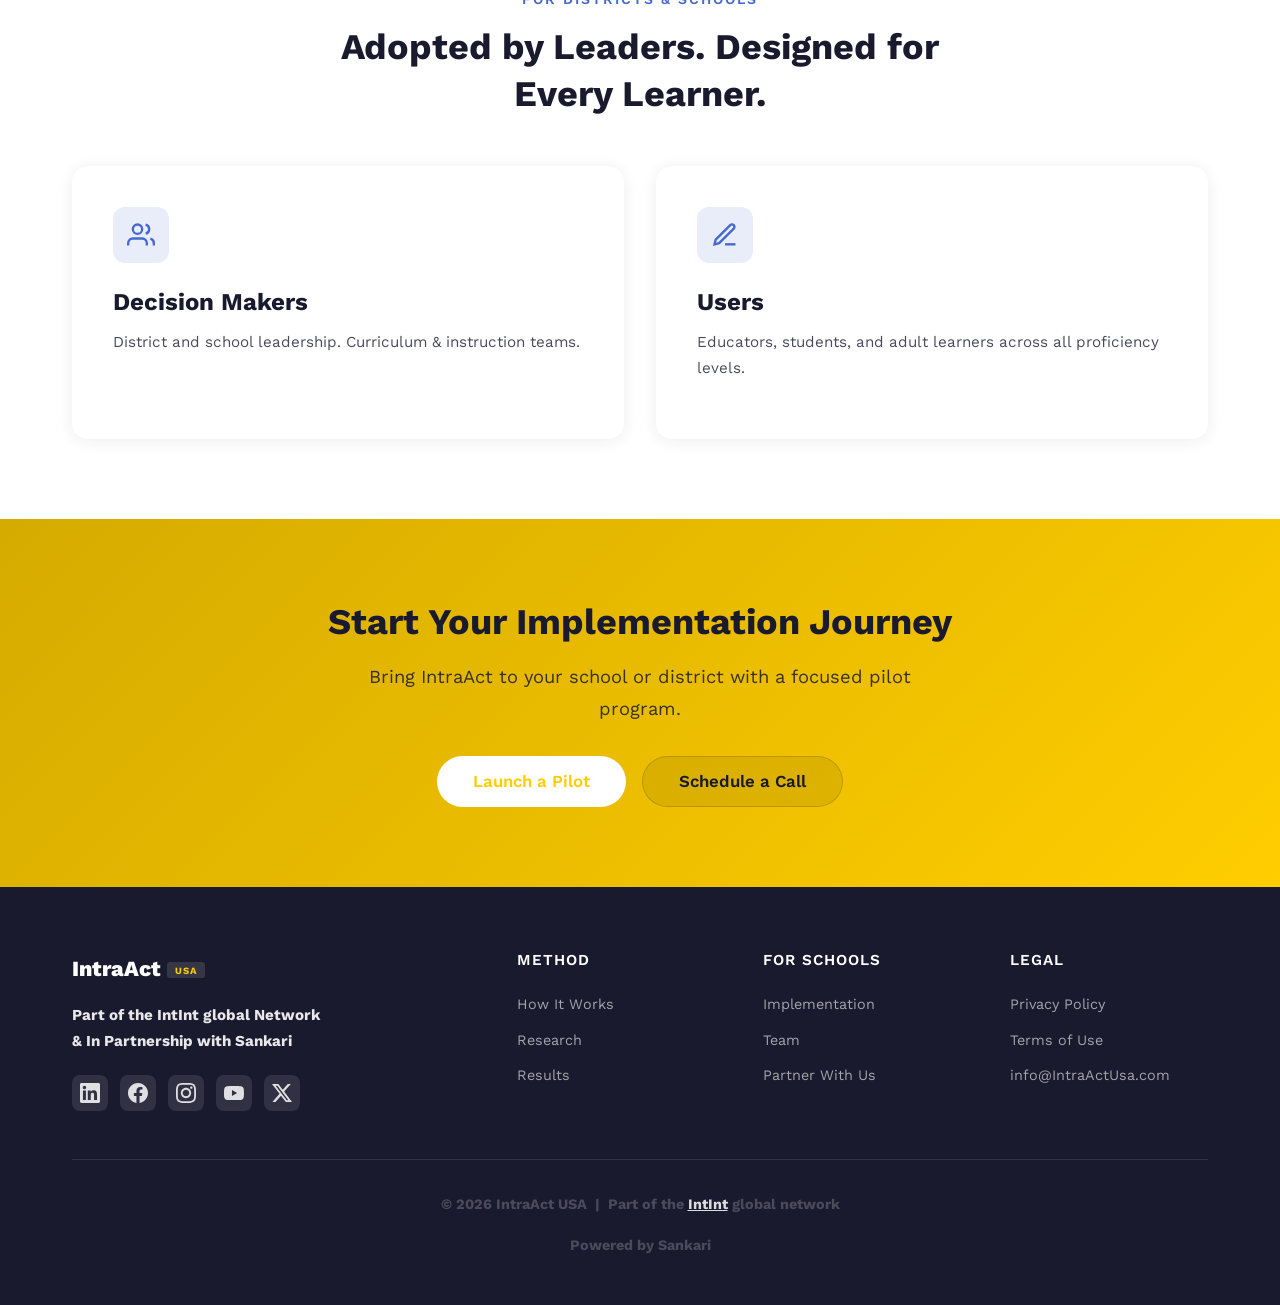
<file: implementation.html>
<!DOCTYPE html>
<html lang="en">
<head>
  <meta charset="UTF-8">
  <meta name="viewport" content="width=device-width, initial-scale=1.0">
  <title>Implementation &amp; Teacher Training | IntraAct USA</title>
  <meta name="description" content="IntraAct integrates seamlessly into classrooms with minimal training and maximum support.">
  <link rel="canonical" href="https://intraactusa.com/implementation.html">
  <meta property="og:type" content="website">
  <meta property="og:site_name" content="IntraAct USA">
  <meta property="og:title" content="Implementation &amp; Teacher Training | IntraAct USA">
  <meta property="og:description" content="IntraAct integrates seamlessly into classrooms with minimal training and maximum support.">
  <meta property="og:url" content="https://intraactusa.com/implementation.html">
  <meta property="og:image" content="https://intraactusa.com/images/share-card.jpg">
  <meta property="og:image:width" content="1200">
  <meta property="og:image:height" content="630">
  <meta property="og:image:alt" content="Student holding the IntraAct Learning to Read book">
  <meta name="twitter:card" content="summary_large_image">
  <meta name="twitter:site" content="@intraactusa">
  <link rel="icon" type="image/svg+xml" href="favicon.svg">
  <link rel="preconnect" href="https://fonts.googleapis.com">
  <link rel="preconnect" href="https://fonts.gstatic.com" crossorigin>
  <link href="https://fonts.googleapis.com/css2?family=Work+Sans:wght@400;500;600;700;800&display=swap" rel="stylesheet">
  <link rel="stylesheet" href="css/style.css?v=25">
</head>
<body>

  <!-- Navigation -->
  <nav class="nav">
    <div class="nav__inner">
      <a href="index.html" class="nav__logo">IntraAct<span class="nav__logo-usa">USA</span></a>
      <ul class="nav__links" id="navLinks">
        <li><a href="index.html">Home</a></li>
        <li><a href="method.html">How It Works</a></li>
        <li><a href="results.html">Results</a></li>
        <li><a href="implementation.html" class="active">Implementation</a></li>
        <li><a href="research.html">Research</a></li>
        <li><a href="team.html">Team</a></li>
        <li><a href="contact.html" class="nav__cta">Partner With Us</a></li>
      </ul>
      <button class="nav__toggle" id="navToggle" aria-label="Toggle navigation">
        <span></span><span></span><span></span>
      </button>
    </div>
  </nav>

  <!-- Page Hero -->
  <section class="page-hero">
    <div class="container">
      <h1>Easy to Implement. Ready to Deploy.</h1>
      <p>IntraAct integrates seamlessly into classrooms with minimal training and maximum support.</p>
    </div>
  </section>

  <!-- Training -->
  <section class="section" id="training">
    <div class="container">
      <div class="feature animate">
        <div class="feature__content">
          <span class="badge">Training</span>
          <h2>Practical, Focused Teacher Training</h2>
          <p>IntraAct training is designed for real classrooms. Teachers and coordinators are ready to implement immediately after completing their sessions.</p>
          <ul class="check-list">
            <li>Coordinator training: 1.5-2 hours</li>
            <li>Teacher training: 2-3 hours total</li>
            <li>Focus on practical application and classroom use</li>
          </ul>
        </div>
        <div class="feature__image">
          <img src="images/implementation.webp" width="880" height="1184" loading="lazy" decoding="async" alt="IntraAct teacher training session" style="width:100%;height:100%;object-fit:contain;border-radius:var(--radius-lg);">
        </div>
      </div>
    </div>
  </section>

  <!-- Support -->
  <section class="section section--alt" id="support">
    <div class="container">
      <div class="section-header animate">
        <span class="label">Support</span>
        <h2>Ongoing Coaching and Guidance</h2>
        <p>Teachers are never on their own. IntraAct provides continuous support throughout implementation.</p>
      </div>
      <div class="grid grid--3">
        <div class="card animate delay-1">
          <div class="card__icon">
            <svg width="28" height="28" viewBox="0 0 24 24" fill="none" stroke="currentColor" stroke-width="2"><path d="M15 10l4.553-2.276A1 1 0 0 1 21 8.618v6.764a1 1 0 0 1-1.447.894L15 14M5 18h8a2 2 0 0 0 2-2V8a2 2 0 0 0-2-2H5a2 2 0 0 0-2 2v8a2 2 0 0 0 2 2z"/></svg>
          </div>
          <h3>Live Coaching via Zoom</h3>
          <p>Ongoing coaching sessions via Zoom keep teachers supported and confident as they implement the method.</p>
        </div>
        <div class="card animate delay-2">
          <div class="card__icon">
            <svg width="28" height="28" viewBox="0 0 24 24" fill="none" stroke="currentColor" stroke-width="2"><path d="M21 15a2 2 0 0 1-2 2H7l-4 4V5a2 2 0 0 1 2-2h14a2 2 0 0 1 2 2z"/></svg>
          </div>
          <h3>Fast Feedback</h3>
          <p>Teachers receive feedback within 24 hours through direct messaging, ensuring questions are answered quickly.</p>
        </div>
        <div class="card animate delay-3">
          <div class="card__icon">
            <svg width="28" height="28" viewBox="0 0 24 24" fill="none" stroke="currentColor" stroke-width="2"><circle cx="12" cy="12" r="10"/><path d="m9 12 2 2 4-4"/></svg>
          </div>
          <h3>Continuous Guidance</h3>
          <p>From first lesson to full-year implementation, teachers receive continuous guidance to maximize student outcomes.</p>
        </div>
      </div>
    </div>
  </section>

  <!-- Pilot Model -->
  <section class="section">
    <div class="container">
      <div class="section-header animate">
        <span class="label">Pilot Model</span>
        <h2>Flexible Entry Points for Every School</h2>
        <p>Start with a focused pilot and scale when you see results.</p>
      </div>
      <div class="grid grid--2">
        <div class="card animate delay-1">
          <div class="card__icon">
            <svg width="28" height="28" viewBox="0 0 24 24" fill="none" stroke="currentColor" stroke-width="2"><circle cx="12" cy="12" r="5"/><line x1="12" y1="1" x2="12" y2="3"/><line x1="12" y1="21" x2="12" y2="23"/><line x1="4.22" y1="4.22" x2="5.64" y2="5.64"/><line x1="18.36" y1="18.36" x2="19.78" y2="19.78"/><line x1="1" y1="12" x2="3" y2="12"/><line x1="21" y1="12" x2="23" y2="12"/><line x1="4.22" y1="19.78" x2="5.64" y2="18.36"/><line x1="18.36" y1="5.64" x2="19.78" y2="4.22"/></svg>
          </div>
          <h3>Summer Programs</h3>
          <p>Launch IntraAct during summer sessions to accelerate literacy gains before the school year begins.</p>
        </div>
        <div class="card animate delay-2">
          <div class="card__icon">
            <svg width="28" height="28" viewBox="0 0 24 24" fill="none" stroke="currentColor" stroke-width="2"><path d="M4 19.5A2.5 2.5 0 0 1 6.5 17H20"/><path d="M6.5 2H20v20H6.5A2.5 2.5 0 0 1 4 19.5v-15A2.5 2.5 0 0 1 6.5 2z"/></svg>
          </div>
          <h3>Kindergarten / TK</h3>
          <p>Build foundational literacy skills from the start with age-appropriate IntraAct instruction for the youngest learners.</p>
        </div>
        <div class="card animate delay-3">
          <div class="card__icon">
            <svg width="28" height="28" viewBox="0 0 24 24" fill="none" stroke="currentColor" stroke-width="2"><polyline points="23 6 13.5 15.5 8.5 10.5 1 18"/><polyline points="17 6 23 6 23 12"/></svg>
          </div>
          <h3>MTSS Tier 2 &amp; Tier 3 Intervention</h3>
          <p>Use IntraAct as a targeted intervention for students who need additional support within your MTSS framework.</p>
        </div>
        <div class="card animate delay-4">
          <div class="card__icon">
            <svg width="28" height="28" viewBox="0 0 24 24" fill="none" stroke="currentColor" stroke-width="2"><rect x="3" y="4" width="18" height="18" rx="2" ry="2"/><line x1="16" y1="2" x2="16" y2="6"/><line x1="8" y1="2" x2="8" y2="6"/><line x1="3" y1="10" x2="21" y2="10"/></svg>
          </div>
          <h3>Full-Year Implementation</h3>
          <p>Implement IntraAct as part of your core literacy instruction for an entire school year with comprehensive support.</p>
        </div>
      </div>
    </div>
  </section>

  <!-- Cost & Deployment -->
  <section class="section section--blue">
    <div class="container">
      <div class="section-header animate">
        <span class="label">Cost &amp; Deployment</span>
        <h2>Simple, All-Inclusive Pricing</h2>
      </div>
      <div style="max-width:780px;margin:0 auto;text-align:center;" class="animate">
        <p style="color:var(--text);font-size:1.25rem;font-weight:600;margin-bottom:1rem;">All-inclusive per-student pricing.</p>
        <p style="color:var(--text-secondary);font-size:1.05rem;margin-bottom:2rem;">A single fee covers materials, training, assessments, and ongoing support - everything teachers need to start immediately. <a href="contact.html" style="color:var(--accent);text-decoration:underline;font-weight:600;">Contact us for details.</a></p>
      </div>
      <div class="stats-bar">
        <div class="stats-bar__item animate">
          <h3>All-In</h3>
          <p>Materials, Training, Assessments &amp; Support</p>
        </div>
        <div class="stats-bar__item animate delay-1">
          <h3>Direct</h3>
          <p>Materials Delivered to Schools</p>
        </div>
        <div class="stats-bar__item animate delay-2">
          <h3>Instant</h3>
          <p>Immediate Classroom Use</p>
        </div>
      </div>
      <div style="text-align:center;margin-top:2rem;" class="animate">
        <p style="color:var(--text-secondary);font-size:1.1rem;">No complex setup required. Everything teachers need arrives ready to use.</p>
      </div>
    </div>
  </section>

  <!-- For Districts & Schools -->
  <section class="section">
    <div class="container">
      <div class="section-header animate">
        <span class="label">For Districts &amp; Schools</span>
        <h2>Adopted by Leaders. Designed for Every Learner.</h2>
      </div>
      <div class="grid grid--2">
        <div class="card animate delay-1">
          <div class="card__icon">
            <svg width="28" height="28" viewBox="0 0 24 24" fill="none" stroke="currentColor" stroke-width="2"><path d="M17 21v-2a4 4 0 0 0-4-4H5a4 4 0 0 0-4 4v2"/><circle cx="9" cy="7" r="4"/><path d="M23 21v-2a4 4 0 0 0-3-3.87"/><path d="M16 3.13a4 4 0 0 1 0 7.75"/></svg>
          </div>
          <h3>Decision Makers</h3>
          <p>District and school leadership. Curriculum &amp; instruction teams.</p>
        </div>
        <div class="card animate delay-2">
          <div class="card__icon">
            <svg width="28" height="28" viewBox="0 0 24 24" fill="none" stroke="currentColor" stroke-width="2"><path d="M12 20h9"/><path d="M16.5 3.5a2.121 2.121 0 0 1 3 3L7 19l-4 1 1-4L16.5 3.5z"/></svg>
          </div>
          <h3>Users</h3>
          <p>Educators, students, and adult learners across all proficiency levels.</p>
        </div>
      </div>
    </div>
  </section>

  <!-- CTA -->
  <section class="cta">
    <div class="container">
      <h2>Start Your Implementation Journey</h2>
      <p>Bring IntraAct to your school or district with a focused pilot program.</p>
      <div class="cta__actions">
        <a href="contact.html" class="btn btn--white btn--lg">Launch a Pilot</a>
        <a href="contact.html" class="btn btn--secondary btn--lg">Schedule a Call</a>
      </div>
    </div>
  </section>

  <!-- Footer -->
  <footer class="footer">
    <div class="container">
      <div class="footer__grid">
        <div>
          <div class="footer__brand">IntraAct<span class="nav__logo-usa" style="font-size:0.6rem;">USA</span></div>
          <p class="footer__desc"><span>Part of the IntInt global Network</span><span>&amp; In Partnership with Sankari</span></p>
          <div class="footer__social">
            <a href="https://www.linkedin.com/company/intraactusa/" target="_blank" rel="noopener" aria-label="IntraAct USA on LinkedIn"><svg viewBox="0 0 24 24" width="20" height="20" fill="currentColor" aria-hidden="true"><path d="M20.447 20.452h-3.554v-5.569c0-1.328-.027-3.037-1.852-3.037-1.853 0-2.136 1.445-2.136 2.939v5.667H9.351V9h3.414v1.561h.046c.477-.9 1.637-1.85 3.37-1.85 3.601 0 4.267 2.37 4.267 5.455v6.286zM5.337 7.433c-1.144 0-2.063-.926-2.063-2.065 0-1.138.92-2.063 2.063-2.063 1.14 0 2.064.925 2.064 2.063 0 1.139-.925 2.065-2.064 2.065zm1.782 13.019H3.555V9h3.564v11.452zM22.225 0H1.771C.792 0 0 .774 0 1.729v20.542C0 23.227.792 24 1.771 24h20.451C23.2 24 24 23.227 24 22.271V1.729C24 .774 23.2 0 22.225 0z"/></svg></a>
            <a href="https://www.facebook.com/intraactusa" target="_blank" rel="noopener" aria-label="IntraAct USA on Facebook"><svg viewBox="0 0 24 24" width="20" height="20" fill="currentColor" aria-hidden="true"><path d="M24 12.073c0-6.627-5.373-12-12-12s-12 5.373-12 12c0 5.99 4.388 10.954 10.125 11.854v-8.385H7.078v-3.47h3.047V9.43c0-3.007 1.792-4.669 4.533-4.669 1.312 0 2.686.235 2.686.235v2.953H15.83c-1.491 0-1.956.925-1.956 1.874v2.25h3.328l-.532 3.47h-2.796v8.385C19.612 23.027 24 18.062 24 12.073z"/></svg></a>
            <a href="https://www.instagram.com/intraactusa/" target="_blank" rel="noopener" aria-label="IntraAct USA on Instagram"><svg viewBox="0 0 24 24" width="20" height="20" fill="currentColor" aria-hidden="true"><path d="M12 2.163c3.204 0 3.584.012 4.85.07 3.252.148 4.771 1.691 4.919 4.919.058 1.265.069 1.645.069 4.849 0 3.205-.012 3.584-.069 4.849-.149 3.225-1.664 4.771-4.919 4.919-1.266.058-1.644.07-4.85.07-3.204 0-3.584-.012-4.849-.07-3.26-.149-4.771-1.699-4.919-4.92-.058-1.265-.07-1.644-.07-4.849 0-3.204.013-3.583.07-4.849.149-3.227 1.664-4.771 4.919-4.919 1.266-.057 1.645-.069 4.849-.069zm0-2.163c-3.259 0-3.667.014-4.947.072-4.358.2-6.78 2.618-6.98 6.98-.059 1.281-.073 1.689-.073 4.948 0 3.259.014 3.668.072 4.948.2 4.358 2.618 6.78 6.98 6.98 1.281.058 1.689.072 4.948.072 3.259 0 3.668-.014 4.948-.072 4.354-.2 6.782-2.618 6.979-6.98.059-1.28.073-1.689.073-4.948 0-3.259-.014-3.667-.072-4.947-.196-4.354-2.617-6.78-6.979-6.98-1.281-.059-1.69-.073-4.949-.073zm0 5.838c-3.403 0-6.162 2.759-6.162 6.162s2.759 6.163 6.162 6.163 6.162-2.759 6.162-6.163c0-3.403-2.759-6.162-6.162-6.162zm0 10.162c-2.209 0-4-1.79-4-4 0-2.209 1.791-4 4-4s4 1.791 4 4c0 2.21-1.791 4-4 4zm6.406-11.845c-.796 0-1.441.645-1.441 1.44s.645 1.44 1.441 1.44c.795 0 1.439-.645 1.439-1.44s-.644-1.44-1.439-1.44z"/></svg></a>
            <a href="https://www.youtube.com/@intraactusa" target="_blank" rel="noopener" aria-label="IntraAct USA on YouTube"><svg viewBox="0 0 24 24" width="20" height="20" fill="currentColor" aria-hidden="true"><path d="M23.498 6.186a3.016 3.016 0 0 0-2.122-2.136C19.505 3.545 12 3.545 12 3.545s-7.505 0-9.377.505A3.017 3.017 0 0 0 .502 6.186C0 8.07 0 12 0 12s0 3.93.502 5.814a3.016 3.016 0 0 0 2.122 2.136c1.871.505 9.376.505 9.376.505s7.505 0 9.377-.505a3.015 3.015 0 0 0 2.122-2.136C24 15.93 24 12 24 12s0-3.93-.502-5.814zM9.545 15.568V8.432L15.818 12l-6.273 3.568z"/></svg></a>
            <a href="https://x.com/intraactusa" target="_blank" rel="noopener" aria-label="IntraAct USA on X"><svg viewBox="0 0 24 24" width="20" height="20" fill="currentColor" aria-hidden="true"><path d="M18.901 1.153h3.68l-8.04 9.19L24 22.846h-7.406l-5.8-7.584-6.638 7.584H.474l8.6-9.83L0 1.154h7.594l5.243 6.932ZM17.61 20.644h2.039L6.486 3.24H4.298Z"/></svg></a>
          </div>
        </div>
        <div>
          <h4>Method</h4>
          <ul>
            <li><a href="method.html">How It Works</a></li>
            <li><a href="research.html">Research</a></li>
            <li><a href="results.html">Results</a></li>
          </ul>
        </div>
        <div>
          <h4>For Schools</h4>
          <ul>
            <li><a href="implementation.html">Implementation</a></li>
            <li><a href="team.html">Team</a></li>
            <li><a href="contact.html">Partner With Us</a></li>
          </ul>
        </div>
        <div>
          <h4>Legal</h4>
          <ul>
            <li><a href="privacy.html">Privacy Policy</a></li>
            <li><a href="terms.html">Terms of Use</a></li>
            <li><a href="mailto:info@IntraActUsa.com">info@IntraActUsa.com</a></li>
          </ul>
        </div>
      </div>
      <div class="footer__bottom">
        <p>&copy; 2026 IntraAct USA &nbsp;|&nbsp; Part of the <a href="https://www.intint.org">IntInt</a> global network</p>
        <p style="margin-top:0.5rem;">Powered by Sankari</p>
      </div>
    </div>
  </footer>

  <script>
    document.getElementById('navToggle').addEventListener('click', function() {
      document.getElementById('navLinks').classList.toggle('active');
    });
    const observer = new IntersectionObserver((entries) => {
      entries.forEach(entry => { if (entry.isIntersecting) entry.target.classList.add('visible'); });
    }, { threshold: 0.1, rootMargin: '0px 0px -50px 0px' });
    document.querySelectorAll('.animate').forEach(el => observer.observe(el));
  </script>
</body>
</html>
</file>
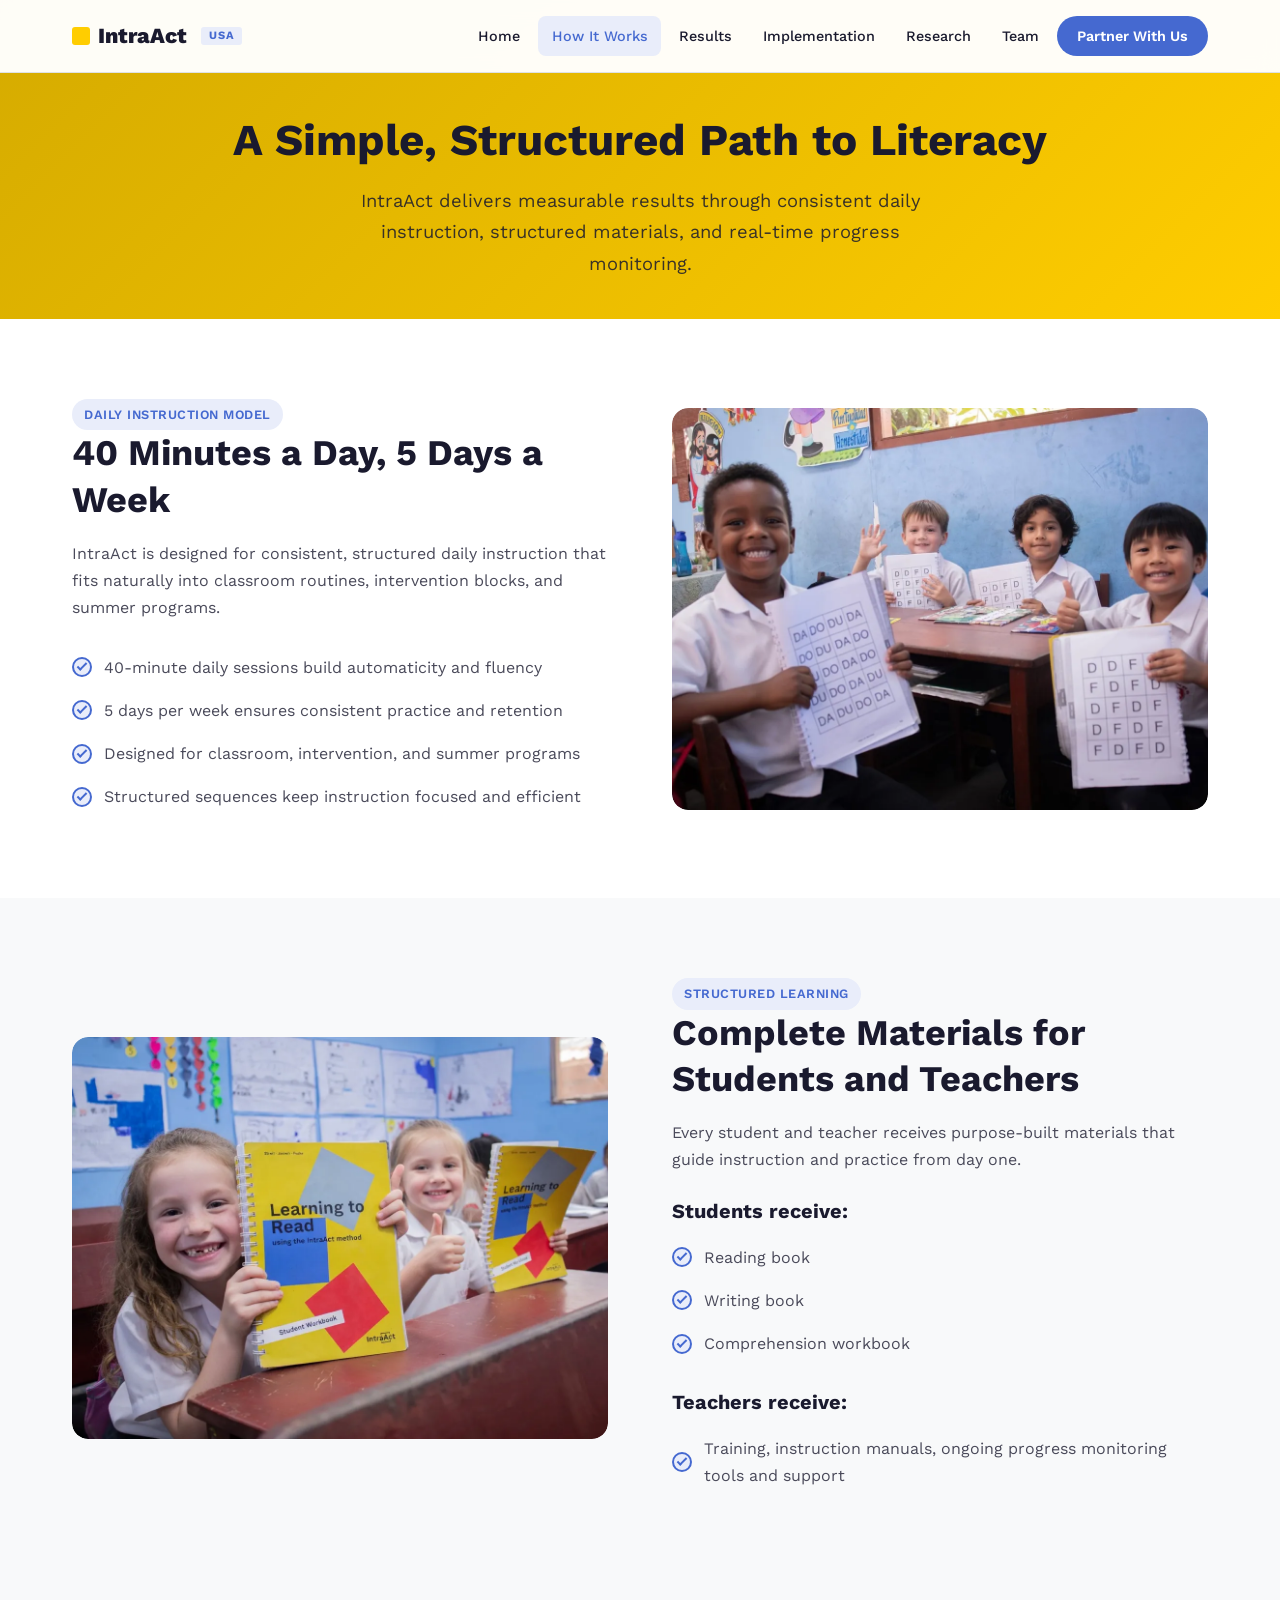
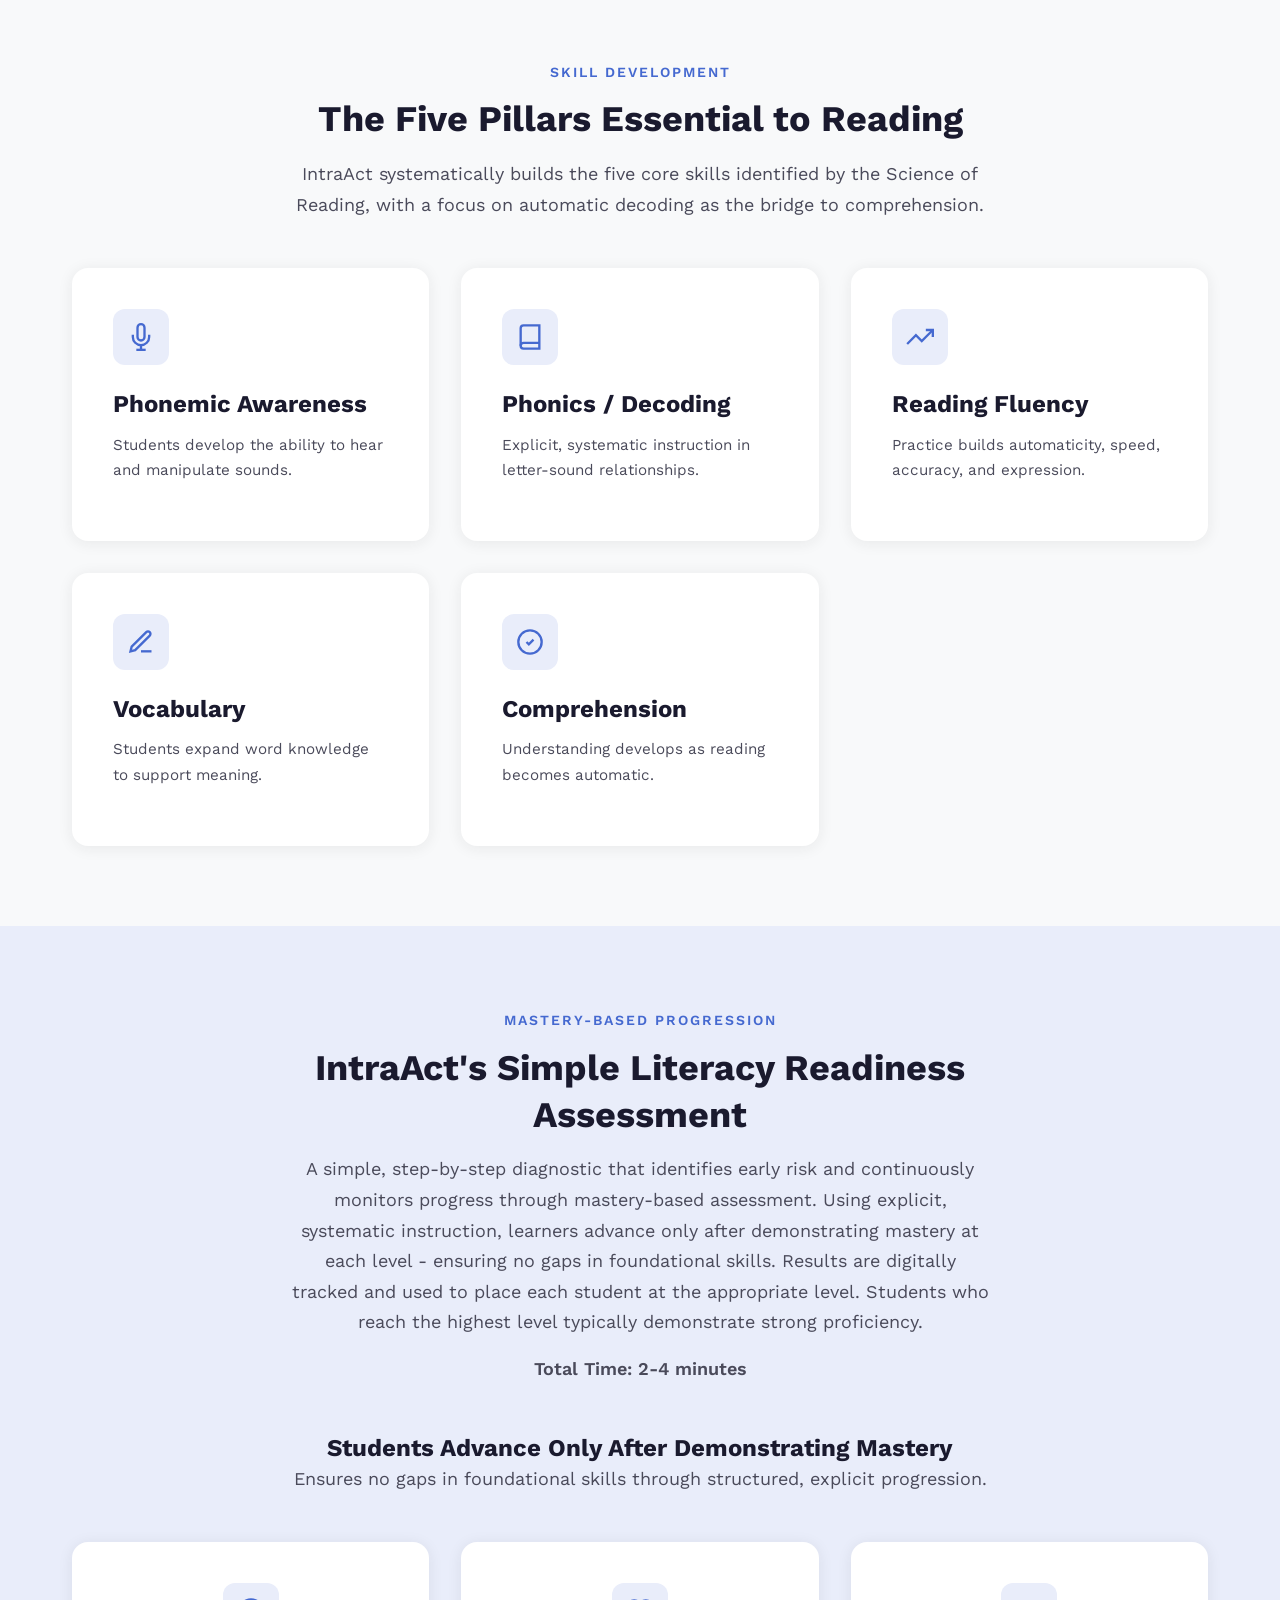
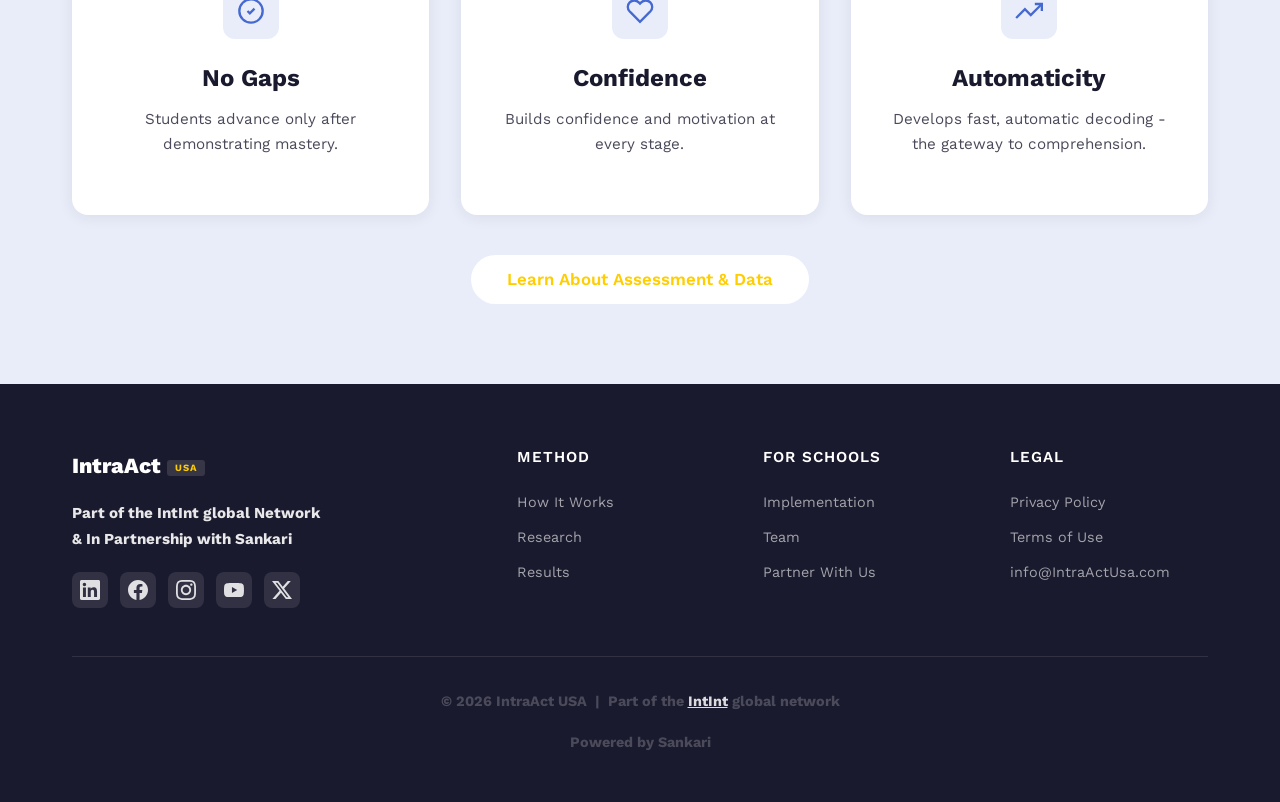
<file: method.html>
<!DOCTYPE html>
<html lang="en">
<head>
  <meta charset="UTF-8">
  <meta name="viewport" content="width=device-width, initial-scale=1.0">
  <title>How IntraAct Works - Structured Literacy Instruction | IntraAct USA</title>
  <meta name="description" content="IntraAct delivers measurable results through consistent daily instruction, structured materials, and real-time progress monitoring.">
  <link rel="canonical" href="https://intraactusa.com/method.html">
  <meta property="og:type" content="website">
  <meta property="og:site_name" content="IntraAct USA">
  <meta property="og:title" content="How IntraAct Works - Structured Literacy Instruction | IntraAct USA">
  <meta property="og:description" content="IntraAct delivers measurable results through consistent daily instruction, structured materials, and real-time progress monitoring.">
  <meta property="og:url" content="https://intraactusa.com/method.html">
  <meta property="og:image" content="https://intraactusa.com/images/share-card.jpg">
  <meta property="og:image:width" content="1200">
  <meta property="og:image:height" content="630">
  <meta property="og:image:alt" content="Student holding the IntraAct Learning to Read book">
  <meta name="twitter:card" content="summary_large_image">
  <meta name="twitter:site" content="@intraactusa">
  <link rel="icon" type="image/svg+xml" href="favicon.svg">
  <link rel="preconnect" href="https://fonts.googleapis.com">
  <link rel="preconnect" href="https://fonts.gstatic.com" crossorigin>
  <link href="https://fonts.googleapis.com/css2?family=Work+Sans:wght@400;500;600;700;800&display=swap" rel="stylesheet">
  <link rel="stylesheet" href="css/style.css?v=25">
</head>
<body>

  <!-- Navigation -->
  <nav class="nav">
    <div class="nav__inner">
      <a href="index.html" class="nav__logo">IntraAct<span class="nav__logo-usa">USA</span></a>
      <ul class="nav__links" id="navLinks">
        <li><a href="index.html">Home</a></li>
        <li><a href="method.html" class="active">How It Works</a></li>
        <li><a href="results.html">Results</a></li>
        <li><a href="implementation.html">Implementation</a></li>
        <li><a href="research.html">Research</a></li>
        <li><a href="team.html">Team</a></li>
        <li><a href="contact.html" class="nav__cta">Partner With Us</a></li>
      </ul>
      <button class="nav__toggle" id="navToggle" aria-label="Toggle navigation">
        <span></span><span></span><span></span>
      </button>
    </div>
  </nav>

  <!-- Page Hero -->
  <section class="page-hero">
    <div class="container">
      <h1>A Simple, Structured Path to Literacy</h1>
      <p>IntraAct delivers measurable results through consistent daily instruction, structured materials, and real-time progress monitoring.</p>
    </div>
  </section>

  <!-- Daily Instruction Model -->
  <section class="section">
    <div class="container">
      <div class="feature animate">
        <div class="feature__content">
          <span class="badge">Daily Instruction Model</span>
          <h2>40 Minutes a Day, 5 Days a Week</h2>
          <p>IntraAct is designed for consistent, structured daily instruction that fits naturally into classroom routines, intervention blocks, and summer programs.</p>
          <ul class="check-list">
            <li>40-minute daily sessions build automaticity and fluency</li>
            <li>5 days per week ensures consistent practice and retention</li>
            <li>Designed for classroom, intervention, and summer programs</li>
            <li>Structured sequences keep instruction focused and efficient</li>
          </ul>
        </div>
        <div class="feature__image">
          <img src="images/method-top.webp" width="1248" height="832" loading="lazy" decoding="async" alt="IntraAct daily instruction in action" style="width:100%;height:100%;object-fit:cover;object-position:center 20%;border-radius:var(--radius-lg);">
        </div>
      </div>
    </div>
  </section>

  <!-- Structured Learning -->
  <section class="section section--alt">
    <div class="container">
      <div class="feature feature--reverse animate">
        <div class="feature__content">
          <span class="badge">Structured Learning</span>
          <h2>Complete Materials for Students and Teachers</h2>
          <p>Every student and teacher receives purpose-built materials that guide instruction and practice from day one.</p>
          <h4 style="margin-top: 1.5rem; margin-bottom: 0.75rem;">Students receive:</h4>
          <ul class="check-list">
            <li>Reading book</li>
            <li>Writing book</li>
            <li>Comprehension workbook</li>
          </ul>
          <h4 style="margin-top: 1.5rem; margin-bottom: 0.75rem;">Teachers receive:</h4>
          <ul class="check-list">
            <li>Training, instruction manuals, ongoing progress monitoring tools and support</li>
          </ul>
        </div>
        <div class="feature__image">
          <img src="images/method-bottom.webp" width="1248" height="832" loading="lazy" decoding="async" alt="IntraAct structured learning materials" style="width:100%;height:100%;object-fit:cover;object-position:center center;border-radius:var(--radius-lg);">
        </div>
      </div>
    </div>
  </section>

  <!-- Skill Development -->
  <section class="section section--alt">
    <div class="container">
      <div class="section-header animate">
        <span class="label">Skill Development</span>
        <h2>The Five Pillars Essential to Reading</h2>
        <p>IntraAct systematically builds the five core skills identified by the Science of Reading, with a focus on automatic decoding as the bridge to comprehension.</p>
      </div>
      <div class="grid grid--3">
        <div class="card animate delay-1">
          <div class="card__icon">
            <svg width="28" height="28" viewBox="0 0 24 24" fill="none" stroke="currentColor" stroke-width="2"><path d="M12 1a3 3 0 0 0-3 3v8a3 3 0 0 0 6 0V4a3 3 0 0 0-3-3z"/><path d="M19 10v2a7 7 0 0 1-14 0v-2"/><line x1="12" y1="19" x2="12" y2="23"/><line x1="8" y1="23" x2="16" y2="23"/></svg>
          </div>
          <h3>Phonemic Awareness</h3>
          <p>Students develop the ability to hear and manipulate sounds.</p>
        </div>
        <div class="card animate delay-2">
          <div class="card__icon">
            <svg width="28" height="28" viewBox="0 0 24 24" fill="none" stroke="currentColor" stroke-width="2"><path d="M4 19.5A2.5 2.5 0 0 1 6.5 17H20"/><path d="M6.5 2H20v20H6.5A2.5 2.5 0 0 1 4 19.5v-15A2.5 2.5 0 0 1 6.5 2z"/></svg>
          </div>
          <h3>Phonics / Decoding</h3>
          <p>Explicit, systematic instruction in letter-sound relationships.</p>
        </div>
        <div class="card animate delay-3">
          <div class="card__icon">
            <svg width="28" height="28" viewBox="0 0 24 24" fill="none" stroke="currentColor" stroke-width="2"><polyline points="23 6 13.5 15.5 8.5 10.5 1 18"/><polyline points="17 6 23 6 23 12"/></svg>
          </div>
          <h3>Reading Fluency</h3>
          <p>Practice builds automaticity, speed, accuracy, and expression.</p>
        </div>
        <div class="card animate delay-1">
          <div class="card__icon">
            <svg width="28" height="28" viewBox="0 0 24 24" fill="none" stroke="currentColor" stroke-width="2"><path d="M12 20h9"/><path d="M16.5 3.5a2.121 2.121 0 0 1 3 3L7 19l-4 1 1-4L16.5 3.5z"/></svg>
          </div>
          <h3>Vocabulary</h3>
          <p>Students expand word knowledge to support meaning.</p>
        </div>
        <div class="card animate delay-2">
          <div class="card__icon">
            <svg width="28" height="28" viewBox="0 0 24 24" fill="none" stroke="currentColor" stroke-width="2"><circle cx="12" cy="12" r="10"/><path d="m9 12 2 2 4-4"/></svg>
          </div>
          <h3>Comprehension</h3>
          <p>Understanding develops as reading becomes automatic.</p>
        </div>
      </div>
    </div>
  </section>

  <!-- Mastery-Based Progression -->
  <section class="section section--blue">
    <div class="container">
      <div class="section-header animate">
        <span class="label">Mastery-Based Progression</span>
        <h2>IntraAct's Simple Literacy Readiness Assessment</h2>
        <p>A simple, step-by-step diagnostic that identifies early risk and continuously monitors progress through mastery-based assessment. Using explicit, systematic instruction, learners advance only after demonstrating mastery at each level - ensuring no gaps in foundational skills. Results are digitally tracked and used to place each student at the appropriate level. Students who reach the highest level typically demonstrate strong proficiency.</p>
        <p style="font-weight:600;margin-top:0.5rem;">Total Time: 2-4 minutes</p>
      </div>
      <div class="section-header animate" style="margin-top:2rem;">
        <h3>Students Advance Only After Demonstrating Mastery</h3>
        <p>Ensures no gaps in foundational skills through structured, explicit progression.</p>
      </div>
      <div class="grid grid--3">
        <div class="card animate delay-1" style="text-align: center;">
          <div class="card__icon" style="margin: 0 auto 1.5rem;">
            <svg width="28" height="28" viewBox="0 0 24 24" fill="none" stroke="currentColor" stroke-width="2"><circle cx="12" cy="12" r="10"/><path d="m9 12 2 2 4-4"/></svg>
          </div>
          <h3>No Gaps</h3>
          <p>Students advance only after demonstrating mastery.</p>
        </div>
        <div class="card animate delay-2" style="text-align: center;">
          <div class="card__icon" style="margin: 0 auto 1.5rem;">
            <svg width="28" height="28" viewBox="0 0 24 24" fill="none" stroke="currentColor" stroke-width="2"><path d="M20.84 4.61a5.5 5.5 0 0 0-7.78 0L12 5.67l-1.06-1.06a5.5 5.5 0 0 0-7.78 7.78l1.06 1.06L12 21.23l7.78-7.78 1.06-1.06a5.5 5.5 0 0 0 0-7.78z"/></svg>
          </div>
          <h3>Confidence</h3>
          <p>Builds confidence and motivation at every stage.</p>
        </div>
        <div class="card animate delay-3" style="text-align: center;">
          <div class="card__icon" style="margin: 0 auto 1.5rem;">
            <svg width="28" height="28" viewBox="0 0 24 24" fill="none" stroke="currentColor" stroke-width="2"><polyline points="23 6 13.5 15.5 8.5 10.5 1 18"/><polyline points="17 6 23 6 23 12"/></svg>
          </div>
          <h3>Automaticity</h3>
          <p>Develops fast, automatic decoding - the gateway to comprehension.</p>
        </div>
      </div>
      <div style="text-align: center; margin-top: 2.5rem;" class="animate">
        <a href="assessment.html" class="btn btn--white btn--lg">Learn About Assessment &amp; Data</a>
      </div>
    </div>
  </section>

  <!-- Footer -->
  <footer class="footer">
    <div class="container">
      <div class="footer__grid">
        <div>
          <div class="footer__brand">IntraAct<span class="nav__logo-usa" style="font-size:0.6rem;">USA</span></div>
          <p class="footer__desc"><span>Part of the IntInt global Network</span><span>&amp; In Partnership with Sankari</span></p>
          <div class="footer__social">
            <a href="https://www.linkedin.com/company/intraactusa/" target="_blank" rel="noopener" aria-label="IntraAct USA on LinkedIn"><svg viewBox="0 0 24 24" width="20" height="20" fill="currentColor" aria-hidden="true"><path d="M20.447 20.452h-3.554v-5.569c0-1.328-.027-3.037-1.852-3.037-1.853 0-2.136 1.445-2.136 2.939v5.667H9.351V9h3.414v1.561h.046c.477-.9 1.637-1.85 3.37-1.85 3.601 0 4.267 2.37 4.267 5.455v6.286zM5.337 7.433c-1.144 0-2.063-.926-2.063-2.065 0-1.138.92-2.063 2.063-2.063 1.14 0 2.064.925 2.064 2.063 0 1.139-.925 2.065-2.064 2.065zm1.782 13.019H3.555V9h3.564v11.452zM22.225 0H1.771C.792 0 0 .774 0 1.729v20.542C0 23.227.792 24 1.771 24h20.451C23.2 24 24 23.227 24 22.271V1.729C24 .774 23.2 0 22.225 0z"/></svg></a>
            <a href="https://www.facebook.com/intraactusa" target="_blank" rel="noopener" aria-label="IntraAct USA on Facebook"><svg viewBox="0 0 24 24" width="20" height="20" fill="currentColor" aria-hidden="true"><path d="M24 12.073c0-6.627-5.373-12-12-12s-12 5.373-12 12c0 5.99 4.388 10.954 10.125 11.854v-8.385H7.078v-3.47h3.047V9.43c0-3.007 1.792-4.669 4.533-4.669 1.312 0 2.686.235 2.686.235v2.953H15.83c-1.491 0-1.956.925-1.956 1.874v2.25h3.328l-.532 3.47h-2.796v8.385C19.612 23.027 24 18.062 24 12.073z"/></svg></a>
            <a href="https://www.instagram.com/intraactusa/" target="_blank" rel="noopener" aria-label="IntraAct USA on Instagram"><svg viewBox="0 0 24 24" width="20" height="20" fill="currentColor" aria-hidden="true"><path d="M12 2.163c3.204 0 3.584.012 4.85.07 3.252.148 4.771 1.691 4.919 4.919.058 1.265.069 1.645.069 4.849 0 3.205-.012 3.584-.069 4.849-.149 3.225-1.664 4.771-4.919 4.919-1.266.058-1.644.07-4.85.07-3.204 0-3.584-.012-4.849-.07-3.26-.149-4.771-1.699-4.919-4.92-.058-1.265-.07-1.644-.07-4.849 0-3.204.013-3.583.07-4.849.149-3.227 1.664-4.771 4.919-4.919 1.266-.057 1.645-.069 4.849-.069zm0-2.163c-3.259 0-3.667.014-4.947.072-4.358.2-6.78 2.618-6.98 6.98-.059 1.281-.073 1.689-.073 4.948 0 3.259.014 3.668.072 4.948.2 4.358 2.618 6.78 6.98 6.98 1.281.058 1.689.072 4.948.072 3.259 0 3.668-.014 4.948-.072 4.354-.2 6.782-2.618 6.979-6.98.059-1.28.073-1.689.073-4.948 0-3.259-.014-3.667-.072-4.947-.196-4.354-2.617-6.78-6.979-6.98-1.281-.059-1.69-.073-4.949-.073zm0 5.838c-3.403 0-6.162 2.759-6.162 6.162s2.759 6.163 6.162 6.163 6.162-2.759 6.162-6.163c0-3.403-2.759-6.162-6.162-6.162zm0 10.162c-2.209 0-4-1.79-4-4 0-2.209 1.791-4 4-4s4 1.791 4 4c0 2.21-1.791 4-4 4zm6.406-11.845c-.796 0-1.441.645-1.441 1.44s.645 1.44 1.441 1.44c.795 0 1.439-.645 1.439-1.44s-.644-1.44-1.439-1.44z"/></svg></a>
            <a href="https://www.youtube.com/@intraactusa" target="_blank" rel="noopener" aria-label="IntraAct USA on YouTube"><svg viewBox="0 0 24 24" width="20" height="20" fill="currentColor" aria-hidden="true"><path d="M23.498 6.186a3.016 3.016 0 0 0-2.122-2.136C19.505 3.545 12 3.545 12 3.545s-7.505 0-9.377.505A3.017 3.017 0 0 0 .502 6.186C0 8.07 0 12 0 12s0 3.93.502 5.814a3.016 3.016 0 0 0 2.122 2.136c1.871.505 9.376.505 9.376.505s7.505 0 9.377-.505a3.015 3.015 0 0 0 2.122-2.136C24 15.93 24 12 24 12s0-3.93-.502-5.814zM9.545 15.568V8.432L15.818 12l-6.273 3.568z"/></svg></a>
            <a href="https://x.com/intraactusa" target="_blank" rel="noopener" aria-label="IntraAct USA on X"><svg viewBox="0 0 24 24" width="20" height="20" fill="currentColor" aria-hidden="true"><path d="M18.901 1.153h3.68l-8.04 9.19L24 22.846h-7.406l-5.8-7.584-6.638 7.584H.474l8.6-9.83L0 1.154h7.594l5.243 6.932ZM17.61 20.644h2.039L6.486 3.24H4.298Z"/></svg></a>
          </div>
        </div>
        <div>
          <h4>Method</h4>
          <ul>
            <li><a href="method.html">How It Works</a></li>
            <li><a href="research.html">Research</a></li>
            <li><a href="results.html">Results</a></li>
          </ul>
        </div>
        <div>
          <h4>For Schools</h4>
          <ul>
            <li><a href="implementation.html">Implementation</a></li>
            <li><a href="team.html">Team</a></li>
            <li><a href="contact.html">Partner With Us</a></li>
          </ul>
        </div>
        <div>
          <h4>Legal</h4>
          <ul>
            <li><a href="privacy.html">Privacy Policy</a></li>
            <li><a href="terms.html">Terms of Use</a></li>
            <li><a href="mailto:info@IntraActUsa.com">info@IntraActUsa.com</a></li>
          </ul>
        </div>
      </div>
      <div class="footer__bottom">
        <p>&copy; 2026 IntraAct USA &nbsp;|&nbsp; Part of the <a href="https://www.intint.org">IntInt</a> global network</p>
        <p style="margin-top:0.5rem;">Powered by Sankari</p>
      </div>
    </div>
  </footer>

  <script>
    document.getElementById('navToggle').addEventListener('click', function() {
      document.getElementById('navLinks').classList.toggle('active');
    });
    const observer = new IntersectionObserver((entries) => {
      entries.forEach(entry => { if (entry.isIntersecting) entry.target.classList.add('visible'); });
    }, { threshold: 0.1, rootMargin: '0px 0px -50px 0px' });
    document.querySelectorAll('.animate').forEach(el => observer.observe(el));
  </script>
</body>
</html>
</file>
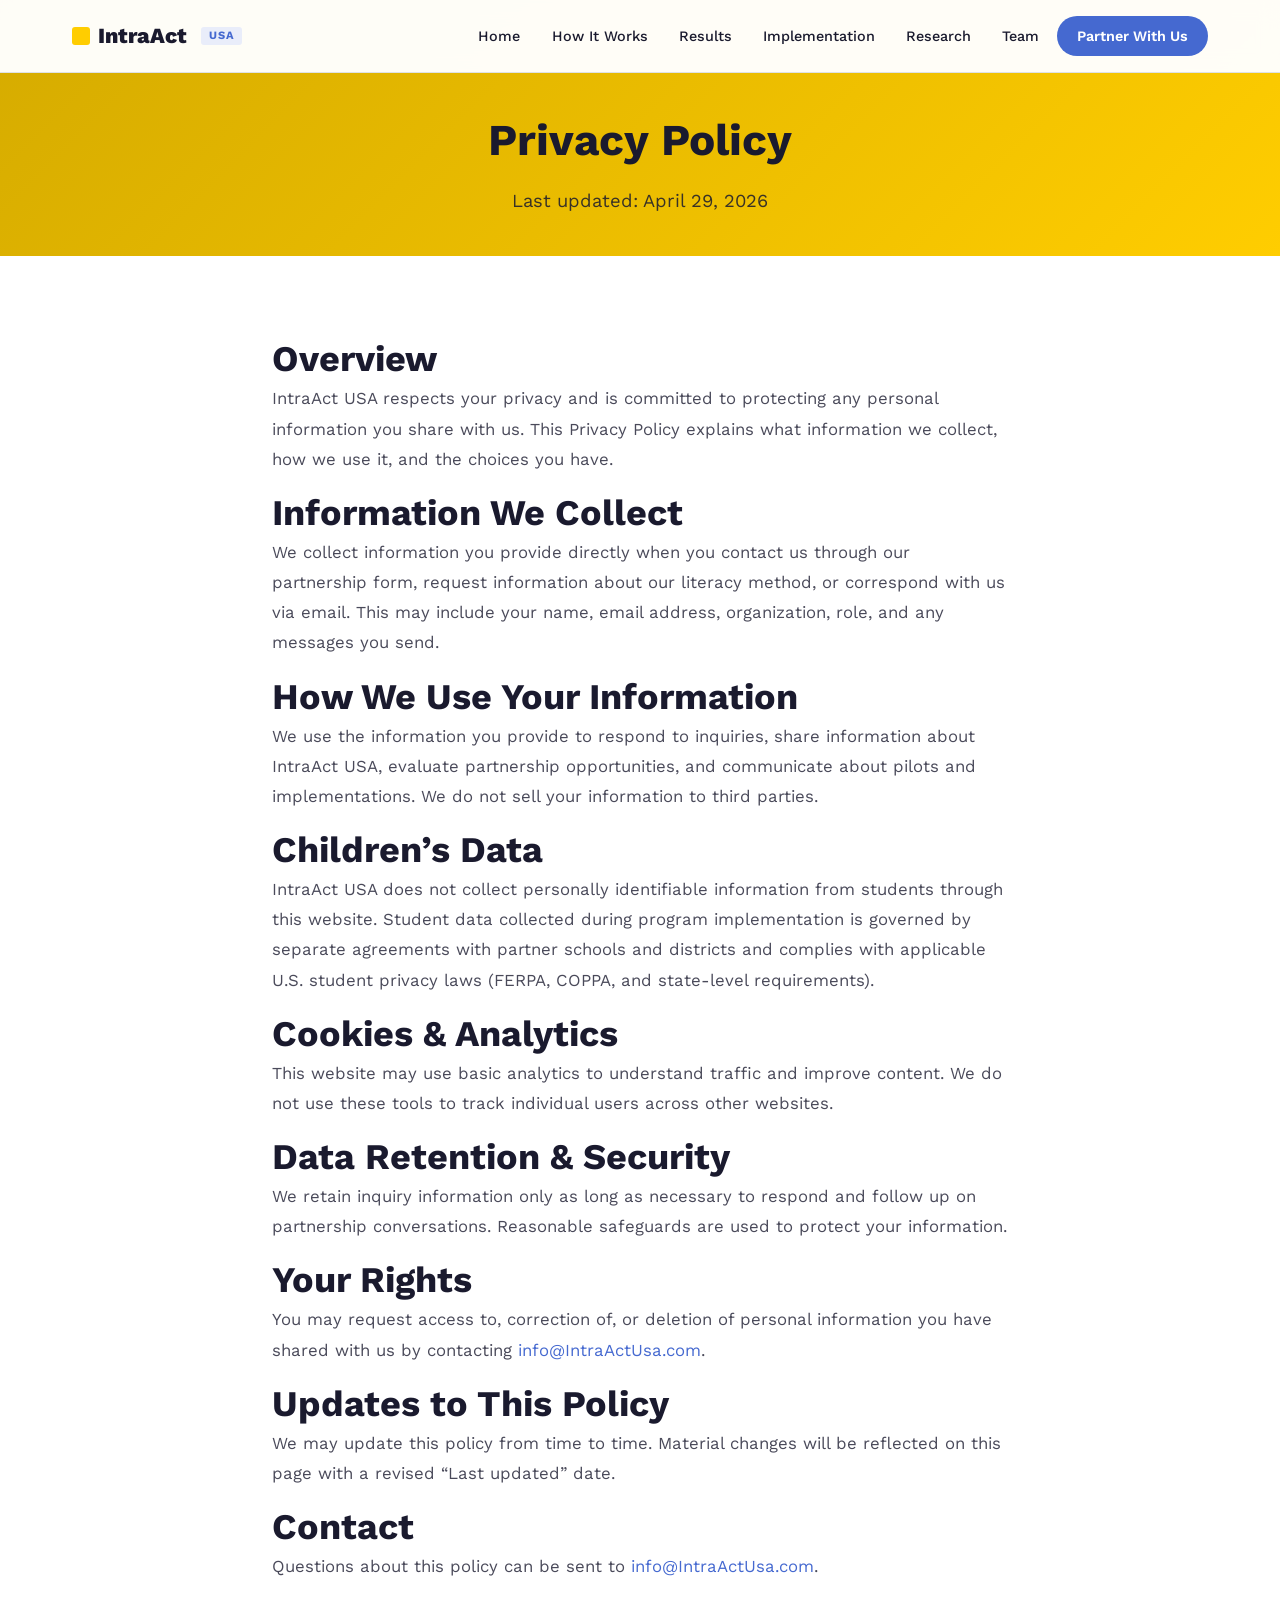
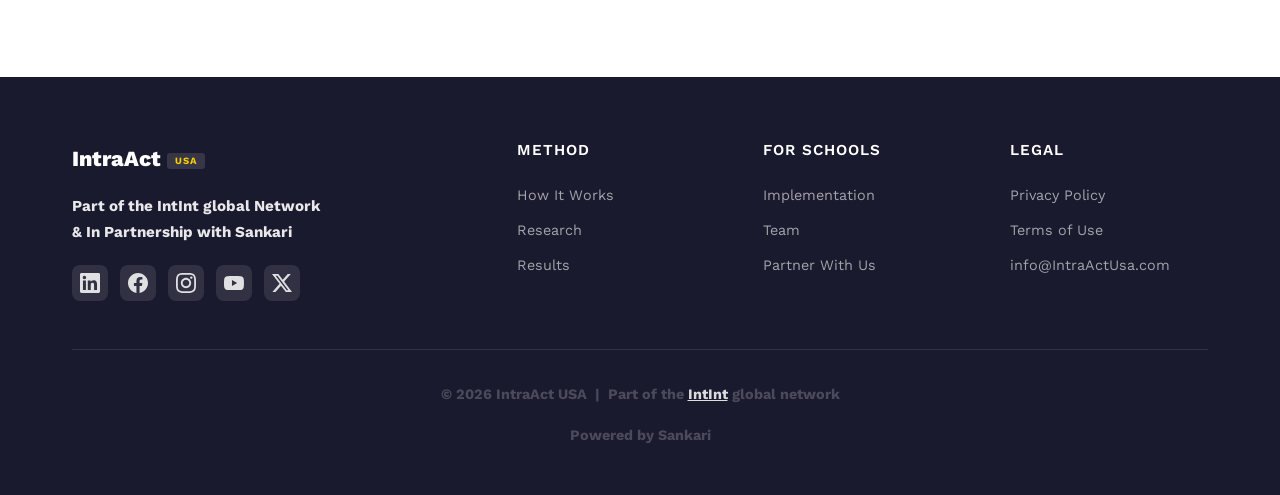
<file: privacy.html>
<!DOCTYPE html>
<html lang="en">
<head>
  <meta charset="UTF-8">
  <meta name="viewport" content="width=device-width, initial-scale=1.0">
  <title>Privacy Policy - IntraAct USA</title>
  <meta name="description" content="Privacy policy for IntraAct USA, an evidence-based literacy system.">
  <link rel="canonical" href="https://intraactusa.com/privacy.html">
  <meta property="og:type" content="website">
  <meta property="og:site_name" content="IntraAct USA">
  <meta property="og:title" content="Privacy Policy - IntraAct USA">
  <meta property="og:description" content="Privacy policy for IntraAct USA, an evidence-based literacy system.">
  <meta property="og:url" content="https://intraactusa.com/privacy.html">
  <meta property="og:image" content="https://intraactusa.com/images/share-card.jpg">
  <meta property="og:image:width" content="1200">
  <meta property="og:image:height" content="630">
  <meta property="og:image:alt" content="Student holding the IntraAct Learning to Read book">
  <meta name="twitter:card" content="summary_large_image">
  <meta name="twitter:site" content="@intraactusa">
  <link rel="icon" type="image/svg+xml" href="favicon.svg">
  <link rel="preconnect" href="https://fonts.googleapis.com">
  <link rel="preconnect" href="https://fonts.gstatic.com" crossorigin>
  <link href="https://fonts.googleapis.com/css2?family=Work+Sans:wght@400;500;600;700;800&display=swap" rel="stylesheet">
  <link rel="stylesheet" href="css/style.css?v=25">
</head>
<body>

  <!-- Navigation -->
  <nav class="nav">
    <div class="nav__inner">
      <a href="index.html" class="nav__logo">IntraAct<span class="nav__logo-usa">USA</span></a>
      <ul class="nav__links" id="navLinks">
        <li><a href="index.html">Home</a></li>
        <li><a href="method.html">How It Works</a></li>
        <li><a href="results.html">Results</a></li>
        <li><a href="implementation.html">Implementation</a></li>
        <li><a href="research.html">Research</a></li>
        <li><a href="team.html">Team</a></li>
        <li><a href="contact.html" class="nav__cta">Partner With Us</a></li>
      </ul>
      <button class="nav__toggle" id="navToggle" aria-label="Toggle navigation">
        <span></span><span></span><span></span>
      </button>
    </div>
  </nav>

  <!-- Page Hero -->
  <section class="page-hero">
    <div class="container">
      <h1>Privacy Policy</h1>
      <p>Last updated: April 29, 2026</p>
    </div>
  </section>

  <!-- Content -->
  <section class="section">
    <div class="container" style="max-width:800px;">
      <div class="animate" style="font-size:1.05rem;line-height:1.8;color:var(--text);">
        <h2 style="margin-top:0;">Overview</h2>
        <p>IntraAct USA respects your privacy and is committed to protecting any personal information you share with us. This Privacy Policy explains what information we collect, how we use it, and the choices you have.</p>

        <h2>Information We Collect</h2>
        <p>We collect information you provide directly when you contact us through our partnership form, request information about our literacy method, or correspond with us via email. This may include your name, email address, organization, role, and any messages you send.</p>

        <h2>How We Use Your Information</h2>
        <p>We use the information you provide to respond to inquiries, share information about IntraAct USA, evaluate partnership opportunities, and communicate about pilots and implementations. We do not sell your information to third parties.</p>

        <h2>Children&rsquo;s Data</h2>
        <p>IntraAct USA does not collect personally identifiable information from students through this website. Student data collected during program implementation is governed by separate agreements with partner schools and districts and complies with applicable U.S. student privacy laws (FERPA, COPPA, and state-level requirements).</p>

        <h2>Cookies &amp; Analytics</h2>
        <p>This website may use basic analytics to understand traffic and improve content. We do not use these tools to track individual users across other websites.</p>

        <h2>Data Retention &amp; Security</h2>
        <p>We retain inquiry information only as long as necessary to respond and follow up on partnership conversations. Reasonable safeguards are used to protect your information.</p>

        <h2>Your Rights</h2>
        <p>You may request access to, correction of, or deletion of personal information you have shared with us by contacting <a href="mailto:info@IntraActUsa.com">info@IntraActUsa.com</a>.</p>

        <h2>Updates to This Policy</h2>
        <p>We may update this policy from time to time. Material changes will be reflected on this page with a revised &ldquo;Last updated&rdquo; date.</p>

        <h2>Contact</h2>
        <p>Questions about this policy can be sent to <a href="mailto:info@IntraActUsa.com">info@IntraActUsa.com</a>.</p>
      </div>
    </div>
  </section>

  <!-- Footer -->
  <footer class="footer">
    <div class="container">
      <div class="footer__grid">
        <div>
          <div class="footer__brand">IntraAct<span class="nav__logo-usa" style="font-size:0.6rem;">USA</span></div>
          <p class="footer__desc"><span>Part of the IntInt global Network</span><span>&amp; In Partnership with Sankari</span></p>
          <div class="footer__social">
            <a href="https://www.linkedin.com/company/intraactusa/" target="_blank" rel="noopener" aria-label="IntraAct USA on LinkedIn"><svg viewBox="0 0 24 24" width="20" height="20" fill="currentColor" aria-hidden="true"><path d="M20.447 20.452h-3.554v-5.569c0-1.328-.027-3.037-1.852-3.037-1.853 0-2.136 1.445-2.136 2.939v5.667H9.351V9h3.414v1.561h.046c.477-.9 1.637-1.85 3.37-1.85 3.601 0 4.267 2.37 4.267 5.455v6.286zM5.337 7.433c-1.144 0-2.063-.926-2.063-2.065 0-1.138.92-2.063 2.063-2.063 1.14 0 2.064.925 2.064 2.063 0 1.139-.925 2.065-2.064 2.065zm1.782 13.019H3.555V9h3.564v11.452zM22.225 0H1.771C.792 0 0 .774 0 1.729v20.542C0 23.227.792 24 1.771 24h20.451C23.2 24 24 23.227 24 22.271V1.729C24 .774 23.2 0 22.225 0z"/></svg></a>
            <a href="https://www.facebook.com/intraactusa" target="_blank" rel="noopener" aria-label="IntraAct USA on Facebook"><svg viewBox="0 0 24 24" width="20" height="20" fill="currentColor" aria-hidden="true"><path d="M24 12.073c0-6.627-5.373-12-12-12s-12 5.373-12 12c0 5.99 4.388 10.954 10.125 11.854v-8.385H7.078v-3.47h3.047V9.43c0-3.007 1.792-4.669 4.533-4.669 1.312 0 2.686.235 2.686.235v2.953H15.83c-1.491 0-1.956.925-1.956 1.874v2.25h3.328l-.532 3.47h-2.796v8.385C19.612 23.027 24 18.062 24 12.073z"/></svg></a>
            <a href="https://www.instagram.com/intraactusa/" target="_blank" rel="noopener" aria-label="IntraAct USA on Instagram"><svg viewBox="0 0 24 24" width="20" height="20" fill="currentColor" aria-hidden="true"><path d="M12 2.163c3.204 0 3.584.012 4.85.07 3.252.148 4.771 1.691 4.919 4.919.058 1.265.069 1.645.069 4.849 0 3.205-.012 3.584-.069 4.849-.149 3.225-1.664 4.771-4.919 4.919-1.266.058-1.644.07-4.85.07-3.204 0-3.584-.012-4.849-.07-3.26-.149-4.771-1.699-4.919-4.92-.058-1.265-.07-1.644-.07-4.849 0-3.204.013-3.583.07-4.849.149-3.227 1.664-4.771 4.919-4.919 1.266-.057 1.645-.069 4.849-.069zm0-2.163c-3.259 0-3.667.014-4.947.072-4.358.2-6.78 2.618-6.98 6.98-.059 1.281-.073 1.689-.073 4.948 0 3.259.014 3.668.072 4.948.2 4.358 2.618 6.78 6.98 6.98 1.281.058 1.689.072 4.948.072 3.259 0 3.668-.014 4.948-.072 4.354-.2 6.782-2.618 6.979-6.98.059-1.28.073-1.689.073-4.948 0-3.259-.014-3.667-.072-4.947-.196-4.354-2.617-6.78-6.979-6.98-1.281-.059-1.69-.073-4.949-.073zm0 5.838c-3.403 0-6.162 2.759-6.162 6.162s2.759 6.163 6.162 6.163 6.162-2.759 6.162-6.163c0-3.403-2.759-6.162-6.162-6.162zm0 10.162c-2.209 0-4-1.79-4-4 0-2.209 1.791-4 4-4s4 1.791 4 4c0 2.21-1.791 4-4 4zm6.406-11.845c-.796 0-1.441.645-1.441 1.44s.645 1.44 1.441 1.44c.795 0 1.439-.645 1.439-1.44s-.644-1.44-1.439-1.44z"/></svg></a>
            <a href="https://www.youtube.com/@intraactusa" target="_blank" rel="noopener" aria-label="IntraAct USA on YouTube"><svg viewBox="0 0 24 24" width="20" height="20" fill="currentColor" aria-hidden="true"><path d="M23.498 6.186a3.016 3.016 0 0 0-2.122-2.136C19.505 3.545 12 3.545 12 3.545s-7.505 0-9.377.505A3.017 3.017 0 0 0 .502 6.186C0 8.07 0 12 0 12s0 3.93.502 5.814a3.016 3.016 0 0 0 2.122 2.136c1.871.505 9.376.505 9.376.505s7.505 0 9.377-.505a3.015 3.015 0 0 0 2.122-2.136C24 15.93 24 12 24 12s0-3.93-.502-5.814zM9.545 15.568V8.432L15.818 12l-6.273 3.568z"/></svg></a>
            <a href="https://x.com/intraactusa" target="_blank" rel="noopener" aria-label="IntraAct USA on X"><svg viewBox="0 0 24 24" width="20" height="20" fill="currentColor" aria-hidden="true"><path d="M18.901 1.153h3.68l-8.04 9.19L24 22.846h-7.406l-5.8-7.584-6.638 7.584H.474l8.6-9.83L0 1.154h7.594l5.243 6.932ZM17.61 20.644h2.039L6.486 3.24H4.298Z"/></svg></a>
          </div>
        </div>
        <div>
          <h4>Method</h4>
          <ul>
            <li><a href="method.html">How It Works</a></li>
            <li><a href="research.html">Research</a></li>
            <li><a href="results.html">Results</a></li>
          </ul>
        </div>
        <div>
          <h4>For Schools</h4>
          <ul>
            <li><a href="implementation.html">Implementation</a></li>
            <li><a href="team.html">Team</a></li>
            <li><a href="contact.html">Partner With Us</a></li>
          </ul>
        </div>
        <div>
          <h4>Legal</h4>
          <ul>
            <li><a href="privacy.html">Privacy Policy</a></li>
            <li><a href="terms.html">Terms of Use</a></li>
            <li><a href="mailto:info@IntraActUsa.com">info@IntraActUsa.com</a></li>
          </ul>
        </div>
      </div>
      <div class="footer__bottom">
        <p>&copy; 2026 IntraAct USA &nbsp;|&nbsp; Part of the <a href="https://www.intint.org">IntInt</a> global network</p>
        <p style="margin-top:0.5rem;">Powered by Sankari</p>
      </div>
    </div>
  </footer>

  <script>
    document.getElementById('navToggle').addEventListener('click', function() {
      document.getElementById('navLinks').classList.toggle('active');
    });
    const observer = new IntersectionObserver((entries) => {
      entries.forEach(entry => { if (entry.isIntersecting) entry.target.classList.add('visible'); });
    }, { threshold: 0.1, rootMargin: '0px 0px -50px 0px' });
    document.querySelectorAll('.animate').forEach(el => observer.observe(el));
  </script>
</body>
</html>
</file>
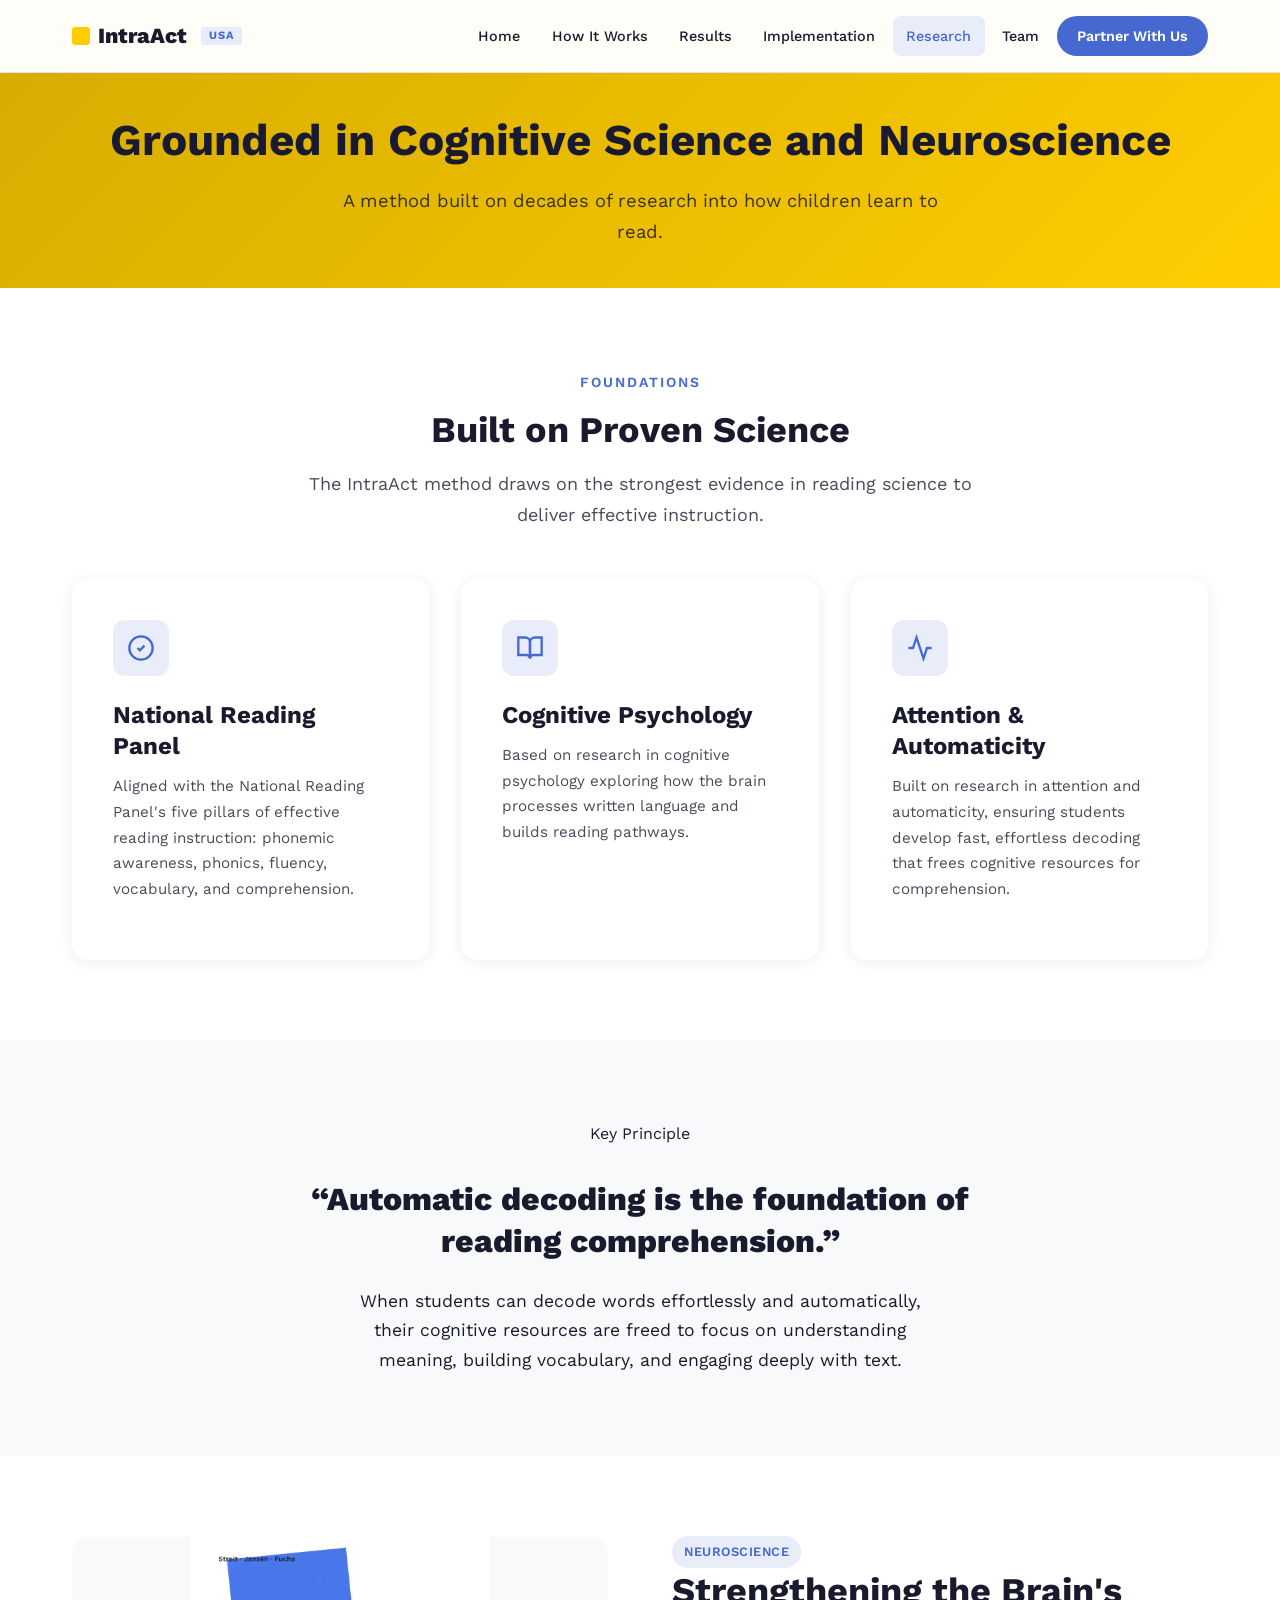
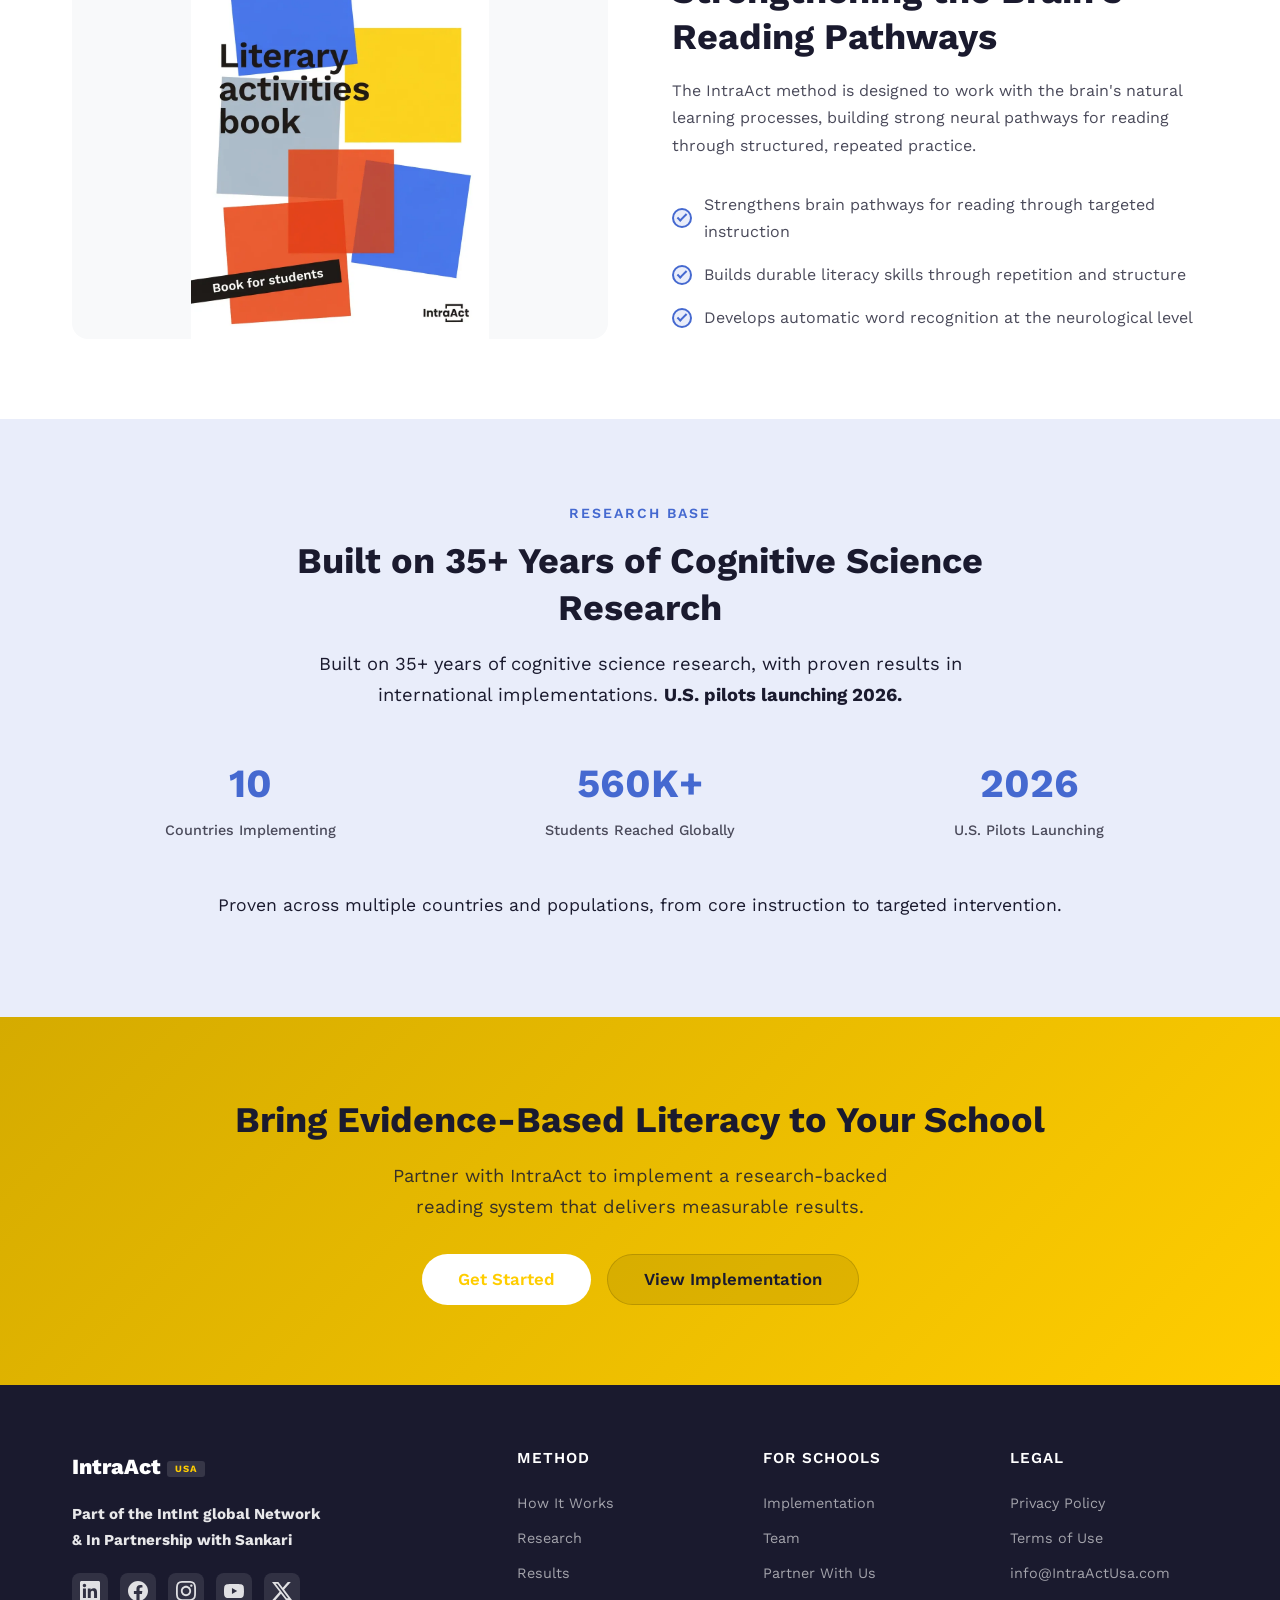
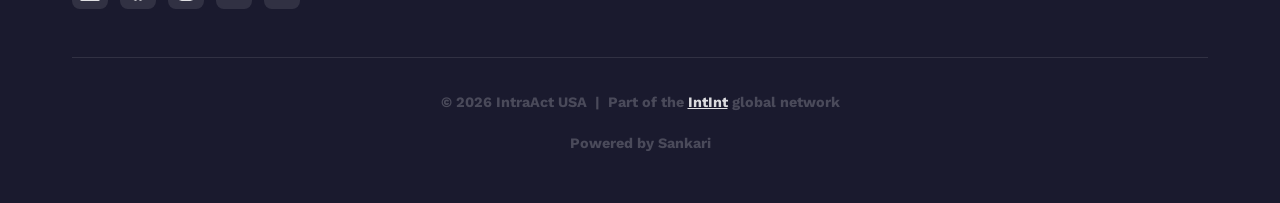
<file: research.html>
<!DOCTYPE html>
<html lang="en">
<head>
  <meta charset="UTF-8">
  <meta name="viewport" content="width=device-width, initial-scale=1.0">
  <title>The Science of Reading Research Behind IntraAct | IntraAct USA</title>
  <meta name="description" content="A method built on decades of research into how children learn to read, grounded in cognitive science and neuroscience.">
  <link rel="canonical" href="https://intraactusa.com/research.html">
  <meta property="og:type" content="website">
  <meta property="og:site_name" content="IntraAct USA">
  <meta property="og:title" content="The Science of Reading Research Behind IntraAct | IntraAct USA">
  <meta property="og:description" content="A method built on decades of research into how children learn to read, grounded in cognitive science and neuroscience.">
  <meta property="og:url" content="https://intraactusa.com/research.html">
  <meta property="og:image" content="https://intraactusa.com/images/share-card.jpg">
  <meta property="og:image:width" content="1200">
  <meta property="og:image:height" content="630">
  <meta property="og:image:alt" content="Student holding the IntraAct Learning to Read book">
  <meta name="twitter:card" content="summary_large_image">
  <meta name="twitter:site" content="@intraactusa">
  <link rel="icon" type="image/svg+xml" href="favicon.svg">
  <link rel="preconnect" href="https://fonts.googleapis.com">
  <link rel="preconnect" href="https://fonts.gstatic.com" crossorigin>
  <link href="https://fonts.googleapis.com/css2?family=Work+Sans:wght@400;500;600;700;800&display=swap" rel="stylesheet">
  <link rel="stylesheet" href="css/style.css?v=25">
</head>
<body>

  <!-- Navigation -->
  <nav class="nav">
    <div class="nav__inner">
      <a href="index.html" class="nav__logo">IntraAct<span class="nav__logo-usa">USA</span></a>
      <ul class="nav__links" id="navLinks">
        <li><a href="index.html">Home</a></li>
        <li><a href="method.html">How It Works</a></li>
        <li><a href="results.html">Results</a></li>
        <li><a href="implementation.html">Implementation</a></li>
        <li><a href="research.html" class="active">Research</a></li>
        <li><a href="team.html">Team</a></li>
        <li><a href="contact.html" class="nav__cta">Partner With Us</a></li>
      </ul>
      <button class="nav__toggle" id="navToggle" aria-label="Toggle navigation">
        <span></span><span></span><span></span>
      </button>
    </div>
  </nav>

  <!-- Page Hero -->
  <section class="page-hero">
    <div class="container">
      <h1>Grounded in Cognitive Science and Neuroscience</h1>
      <p>A method built on decades of research into how children learn to read.</p>
    </div>
  </section>

  <!-- Foundations -->
  <section class="section">
    <div class="container">
      <div class="section-header animate">
        <span class="label">Foundations</span>
        <h2>Built on Proven Science</h2>
        <p>The IntraAct method draws on the strongest evidence in reading science to deliver effective instruction.</p>
      </div>
      <div class="grid grid--3">
        <div class="card animate delay-1">
          <div class="card__icon">
            <svg width="28" height="28" viewBox="0 0 24 24" fill="none" stroke="currentColor" stroke-width="2"><circle cx="12" cy="12" r="10"/><path d="m9 12 2 2 4-4"/></svg>
          </div>
          <h3>National Reading Panel</h3>
          <p>Aligned with the National Reading Panel's five pillars of effective reading instruction: phonemic awareness, phonics, fluency, vocabulary, and comprehension.</p>
        </div>
        <div class="card animate delay-2">
          <div class="card__icon">
            <svg width="28" height="28" viewBox="0 0 24 24" fill="none" stroke="currentColor" stroke-width="2"><path d="M2 3h6a4 4 0 0 1 4 4v14a3 3 0 0 0-3-3H2z"/><path d="M22 3h-6a4 4 0 0 0-4 4v14a3 3 0 0 1 3-3h7z"/></svg>
          </div>
          <h3>Cognitive Psychology</h3>
          <p>Based on research in cognitive psychology exploring how the brain processes written language and builds reading pathways.</p>
        </div>
        <div class="card animate delay-3">
          <div class="card__icon">
            <svg width="28" height="28" viewBox="0 0 24 24" fill="none" stroke="currentColor" stroke-width="2"><path d="M22 12h-4l-3 9L9 3l-3 9H2"/></svg>
          </div>
          <h3>Attention &amp; Automaticity</h3>
          <p>Built on research in attention and automaticity, ensuring students develop fast, effortless decoding that frees cognitive resources for comprehension.</p>
        </div>
      </div>
    </div>
  </section>

  <!-- Key Principle -->
  <section class="section section--alt">
    <div class="container">
      <div class="animate" style="max-width:48rem;margin:0 auto;text-align:center;">
        <span class="label">Key Principle</span>
        <blockquote style="font-size:2rem;font-weight:800;line-height:1.3;color:var(--text);margin:2rem 0 1.5rem;padding:0;border:none;">
          &ldquo;Automatic decoding is the foundation of reading comprehension.&rdquo;
        </blockquote>
        <p style="font-size:1.1rem;color:var(--text-secondary);max-width:36rem;margin:0 auto;">When students can decode words effortlessly and automatically, their cognitive resources are freed to focus on understanding meaning, building vocabulary, and engaging deeply with text.</p>
      </div>
    </div>
  </section>

  <!-- Neuroscience -->
  <section class="section">
    <div class="container">
      <div class="feature feature--reverse animate">
        <div class="feature__content">
          <span class="badge">Neuroscience</span>
          <h2>Strengthening the Brain's Reading Pathways</h2>
          <p>The IntraAct method is designed to work with the brain's natural learning processes, building strong neural pathways for reading through structured, repeated practice.</p>
          <ul class="check-list">
            <li>Strengthens brain pathways for reading through targeted instruction</li>
            <li>Builds durable literacy skills through repetition and structure</li>
            <li>Develops automatic word recognition at the neurological level</li>
          </ul>
        </div>
        <div class="feature__image">
          <img src="images/research.webp" width="880" height="1184" loading="lazy" decoding="async" alt="Neuroscience research behind IntraAct" style="width:100%;height:100%;object-fit:contain;border-radius:var(--radius-lg);">
        </div>
      </div>
    </div>
  </section>

  <!-- Research Base -->
  <section class="section section--blue">
    <div class="container">
      <div class="section-header animate">
        <span class="label">Research Base</span>
        <h2>Built on 35+ Years of Cognitive Science Research</h2>
        <p style="color:var(--text-secondary);font-size:1.15rem;max-width:780px;margin:1rem auto 0;">Built on 35+ years of cognitive science research, with proven results in international implementations. <strong style="color:var(--text);">U.S. pilots launching 2026.</strong></p>
      </div>
      <div class="stats-bar" style="margin-top:2.5rem;">
        <div class="stats-bar__item animate">
          <h3>10</h3>
          <p>Countries Implementing</p>
        </div>
        <div class="stats-bar__item animate delay-1">
          <h3>560K+</h3>
          <p>Students Reached Globally</p>
        </div>
        <div class="stats-bar__item animate delay-2">
          <h3>2026</h3>
          <p>U.S. Pilots Launching</p>
        </div>
      </div>
      <div style="text-align:center;margin-top:2rem;" class="animate">
        <p style="color:var(--text-secondary);font-size:1.1rem;">Proven across multiple countries and populations, from core instruction to targeted intervention.</p>
      </div>
    </div>
  </section>

  <!-- CTA -->
  <section class="cta">
    <div class="container">
      <h2>Bring Evidence-Based Literacy to Your School</h2>
      <p>Partner with IntraAct to implement a research-backed reading system that delivers measurable results.</p>
      <div class="cta__actions">
        <a href="contact.html" class="btn btn--white btn--lg">Get Started</a>
        <a href="implementation.html" class="btn btn--secondary btn--lg">View Implementation</a>
      </div>
    </div>
  </section>

  <!-- Footer -->
  <footer class="footer">
    <div class="container">
      <div class="footer__grid">
        <div>
          <div class="footer__brand">IntraAct<span class="nav__logo-usa" style="font-size:0.6rem;">USA</span></div>
          <p class="footer__desc"><span>Part of the IntInt global Network</span><span>&amp; In Partnership with Sankari</span></p>
          <div class="footer__social">
            <a href="https://www.linkedin.com/company/intraactusa/" target="_blank" rel="noopener" aria-label="IntraAct USA on LinkedIn"><svg viewBox="0 0 24 24" width="20" height="20" fill="currentColor" aria-hidden="true"><path d="M20.447 20.452h-3.554v-5.569c0-1.328-.027-3.037-1.852-3.037-1.853 0-2.136 1.445-2.136 2.939v5.667H9.351V9h3.414v1.561h.046c.477-.9 1.637-1.85 3.37-1.85 3.601 0 4.267 2.37 4.267 5.455v6.286zM5.337 7.433c-1.144 0-2.063-.926-2.063-2.065 0-1.138.92-2.063 2.063-2.063 1.14 0 2.064.925 2.064 2.063 0 1.139-.925 2.065-2.064 2.065zm1.782 13.019H3.555V9h3.564v11.452zM22.225 0H1.771C.792 0 0 .774 0 1.729v20.542C0 23.227.792 24 1.771 24h20.451C23.2 24 24 23.227 24 22.271V1.729C24 .774 23.2 0 22.225 0z"/></svg></a>
            <a href="https://www.facebook.com/intraactusa" target="_blank" rel="noopener" aria-label="IntraAct USA on Facebook"><svg viewBox="0 0 24 24" width="20" height="20" fill="currentColor" aria-hidden="true"><path d="M24 12.073c0-6.627-5.373-12-12-12s-12 5.373-12 12c0 5.99 4.388 10.954 10.125 11.854v-8.385H7.078v-3.47h3.047V9.43c0-3.007 1.792-4.669 4.533-4.669 1.312 0 2.686.235 2.686.235v2.953H15.83c-1.491 0-1.956.925-1.956 1.874v2.25h3.328l-.532 3.47h-2.796v8.385C19.612 23.027 24 18.062 24 12.073z"/></svg></a>
            <a href="https://www.instagram.com/intraactusa/" target="_blank" rel="noopener" aria-label="IntraAct USA on Instagram"><svg viewBox="0 0 24 24" width="20" height="20" fill="currentColor" aria-hidden="true"><path d="M12 2.163c3.204 0 3.584.012 4.85.07 3.252.148 4.771 1.691 4.919 4.919.058 1.265.069 1.645.069 4.849 0 3.205-.012 3.584-.069 4.849-.149 3.225-1.664 4.771-4.919 4.919-1.266.058-1.644.07-4.85.07-3.204 0-3.584-.012-4.849-.07-3.26-.149-4.771-1.699-4.919-4.92-.058-1.265-.07-1.644-.07-4.849 0-3.204.013-3.583.07-4.849.149-3.227 1.664-4.771 4.919-4.919 1.266-.057 1.645-.069 4.849-.069zm0-2.163c-3.259 0-3.667.014-4.947.072-4.358.2-6.78 2.618-6.98 6.98-.059 1.281-.073 1.689-.073 4.948 0 3.259.014 3.668.072 4.948.2 4.358 2.618 6.78 6.98 6.98 1.281.058 1.689.072 4.948.072 3.259 0 3.668-.014 4.948-.072 4.354-.2 6.782-2.618 6.979-6.98.059-1.28.073-1.689.073-4.948 0-3.259-.014-3.667-.072-4.947-.196-4.354-2.617-6.78-6.979-6.98-1.281-.059-1.69-.073-4.949-.073zm0 5.838c-3.403 0-6.162 2.759-6.162 6.162s2.759 6.163 6.162 6.163 6.162-2.759 6.162-6.163c0-3.403-2.759-6.162-6.162-6.162zm0 10.162c-2.209 0-4-1.79-4-4 0-2.209 1.791-4 4-4s4 1.791 4 4c0 2.21-1.791 4-4 4zm6.406-11.845c-.796 0-1.441.645-1.441 1.44s.645 1.44 1.441 1.44c.795 0 1.439-.645 1.439-1.44s-.644-1.44-1.439-1.44z"/></svg></a>
            <a href="https://www.youtube.com/@intraactusa" target="_blank" rel="noopener" aria-label="IntraAct USA on YouTube"><svg viewBox="0 0 24 24" width="20" height="20" fill="currentColor" aria-hidden="true"><path d="M23.498 6.186a3.016 3.016 0 0 0-2.122-2.136C19.505 3.545 12 3.545 12 3.545s-7.505 0-9.377.505A3.017 3.017 0 0 0 .502 6.186C0 8.07 0 12 0 12s0 3.93.502 5.814a3.016 3.016 0 0 0 2.122 2.136c1.871.505 9.376.505 9.376.505s7.505 0 9.377-.505a3.015 3.015 0 0 0 2.122-2.136C24 15.93 24 12 24 12s0-3.93-.502-5.814zM9.545 15.568V8.432L15.818 12l-6.273 3.568z"/></svg></a>
            <a href="https://x.com/intraactusa" target="_blank" rel="noopener" aria-label="IntraAct USA on X"><svg viewBox="0 0 24 24" width="20" height="20" fill="currentColor" aria-hidden="true"><path d="M18.901 1.153h3.68l-8.04 9.19L24 22.846h-7.406l-5.8-7.584-6.638 7.584H.474l8.6-9.83L0 1.154h7.594l5.243 6.932ZM17.61 20.644h2.039L6.486 3.24H4.298Z"/></svg></a>
          </div>
        </div>
        <div>
          <h4>Method</h4>
          <ul>
            <li><a href="method.html">How It Works</a></li>
            <li><a href="research.html">Research</a></li>
            <li><a href="results.html">Results</a></li>
          </ul>
        </div>
        <div>
          <h4>For Schools</h4>
          <ul>
            <li><a href="implementation.html">Implementation</a></li>
            <li><a href="team.html">Team</a></li>
            <li><a href="contact.html">Partner With Us</a></li>
          </ul>
        </div>
        <div>
          <h4>Legal</h4>
          <ul>
            <li><a href="privacy.html">Privacy Policy</a></li>
            <li><a href="terms.html">Terms of Use</a></li>
            <li><a href="mailto:info@IntraActUsa.com">info@IntraActUsa.com</a></li>
          </ul>
        </div>
      </div>
      <div class="footer__bottom">
        <p>&copy; 2026 IntraAct USA &nbsp;|&nbsp; Part of the <a href="https://www.intint.org">IntInt</a> global network</p>
        <p style="margin-top:0.5rem;">Powered by Sankari</p>
      </div>
    </div>
  </footer>

  <script>
    document.getElementById('navToggle').addEventListener('click', function() {
      document.getElementById('navLinks').classList.toggle('active');
    });
    const observer = new IntersectionObserver((entries) => {
      entries.forEach(entry => { if (entry.isIntersecting) entry.target.classList.add('visible'); });
    }, { threshold: 0.1, rootMargin: '0px 0px -50px 0px' });
    document.querySelectorAll('.animate').forEach(el => observer.observe(el));
  </script>
</body>
</html>
</file>
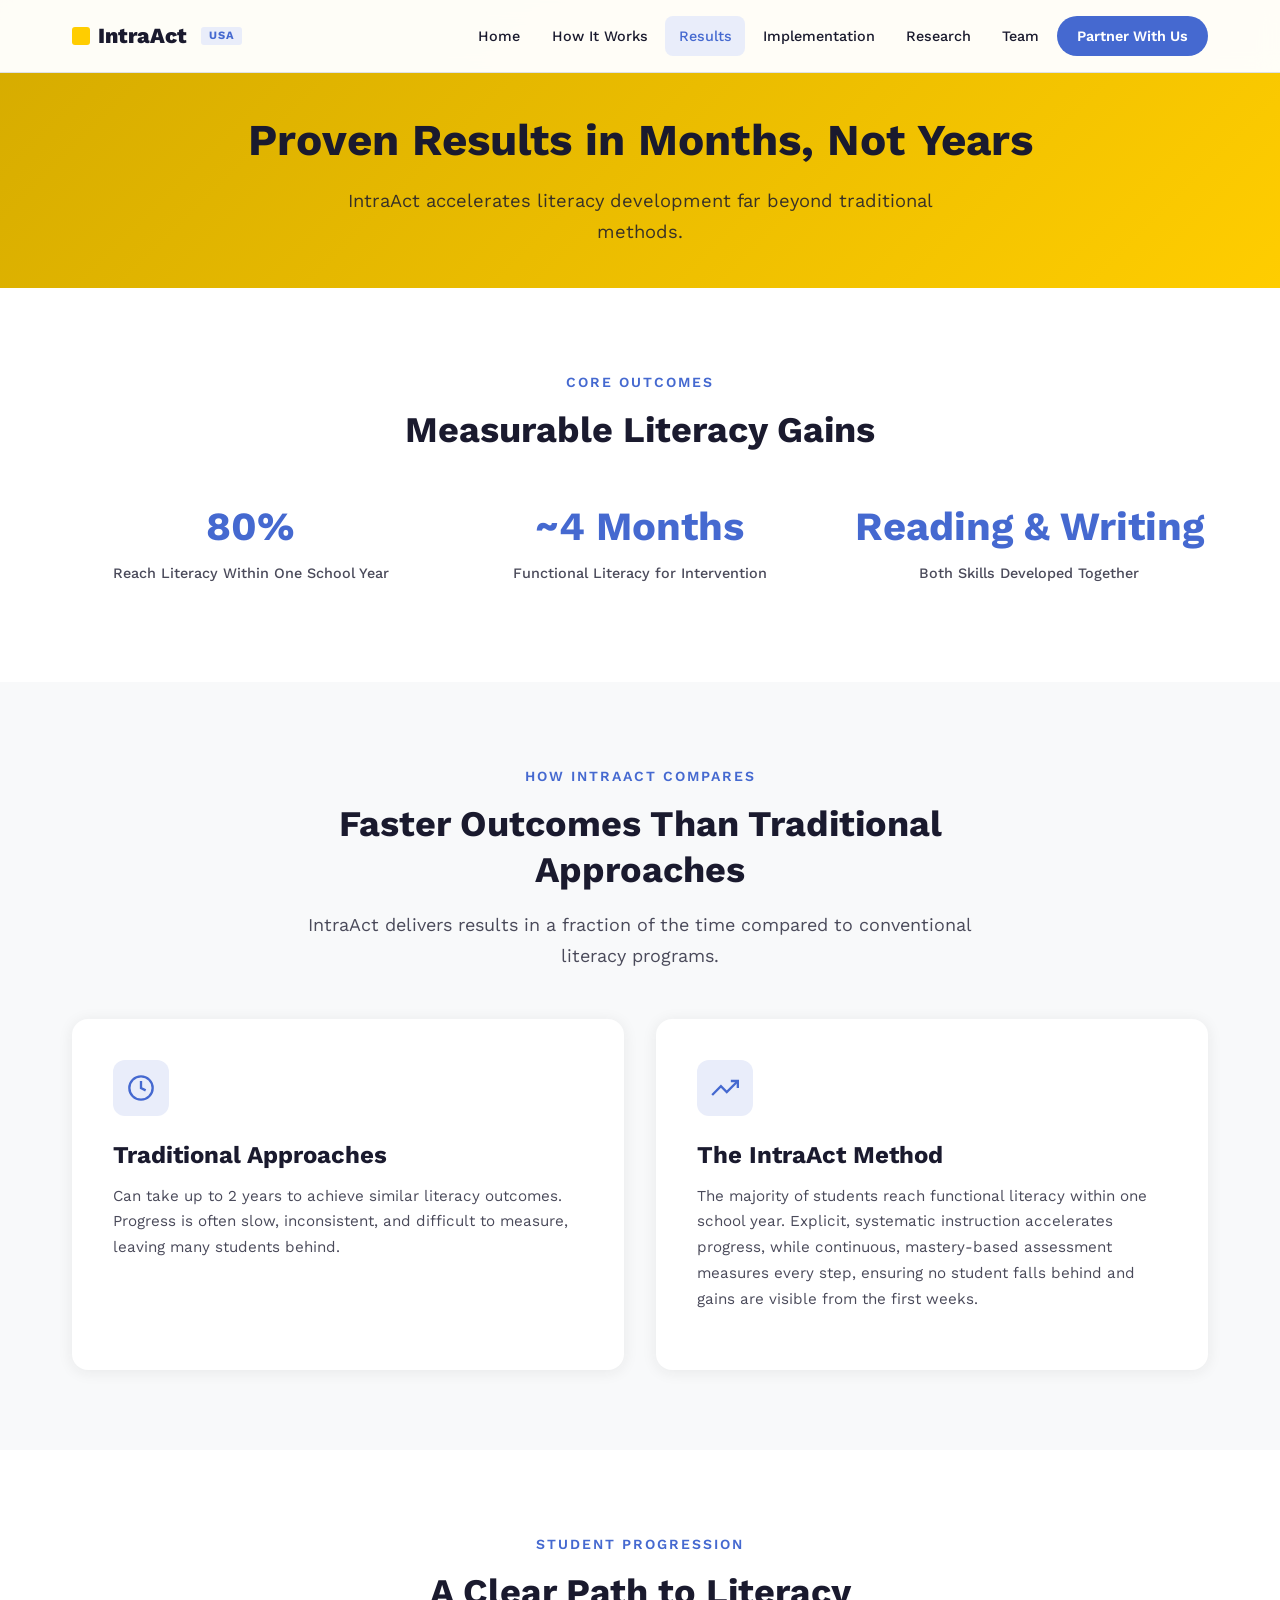
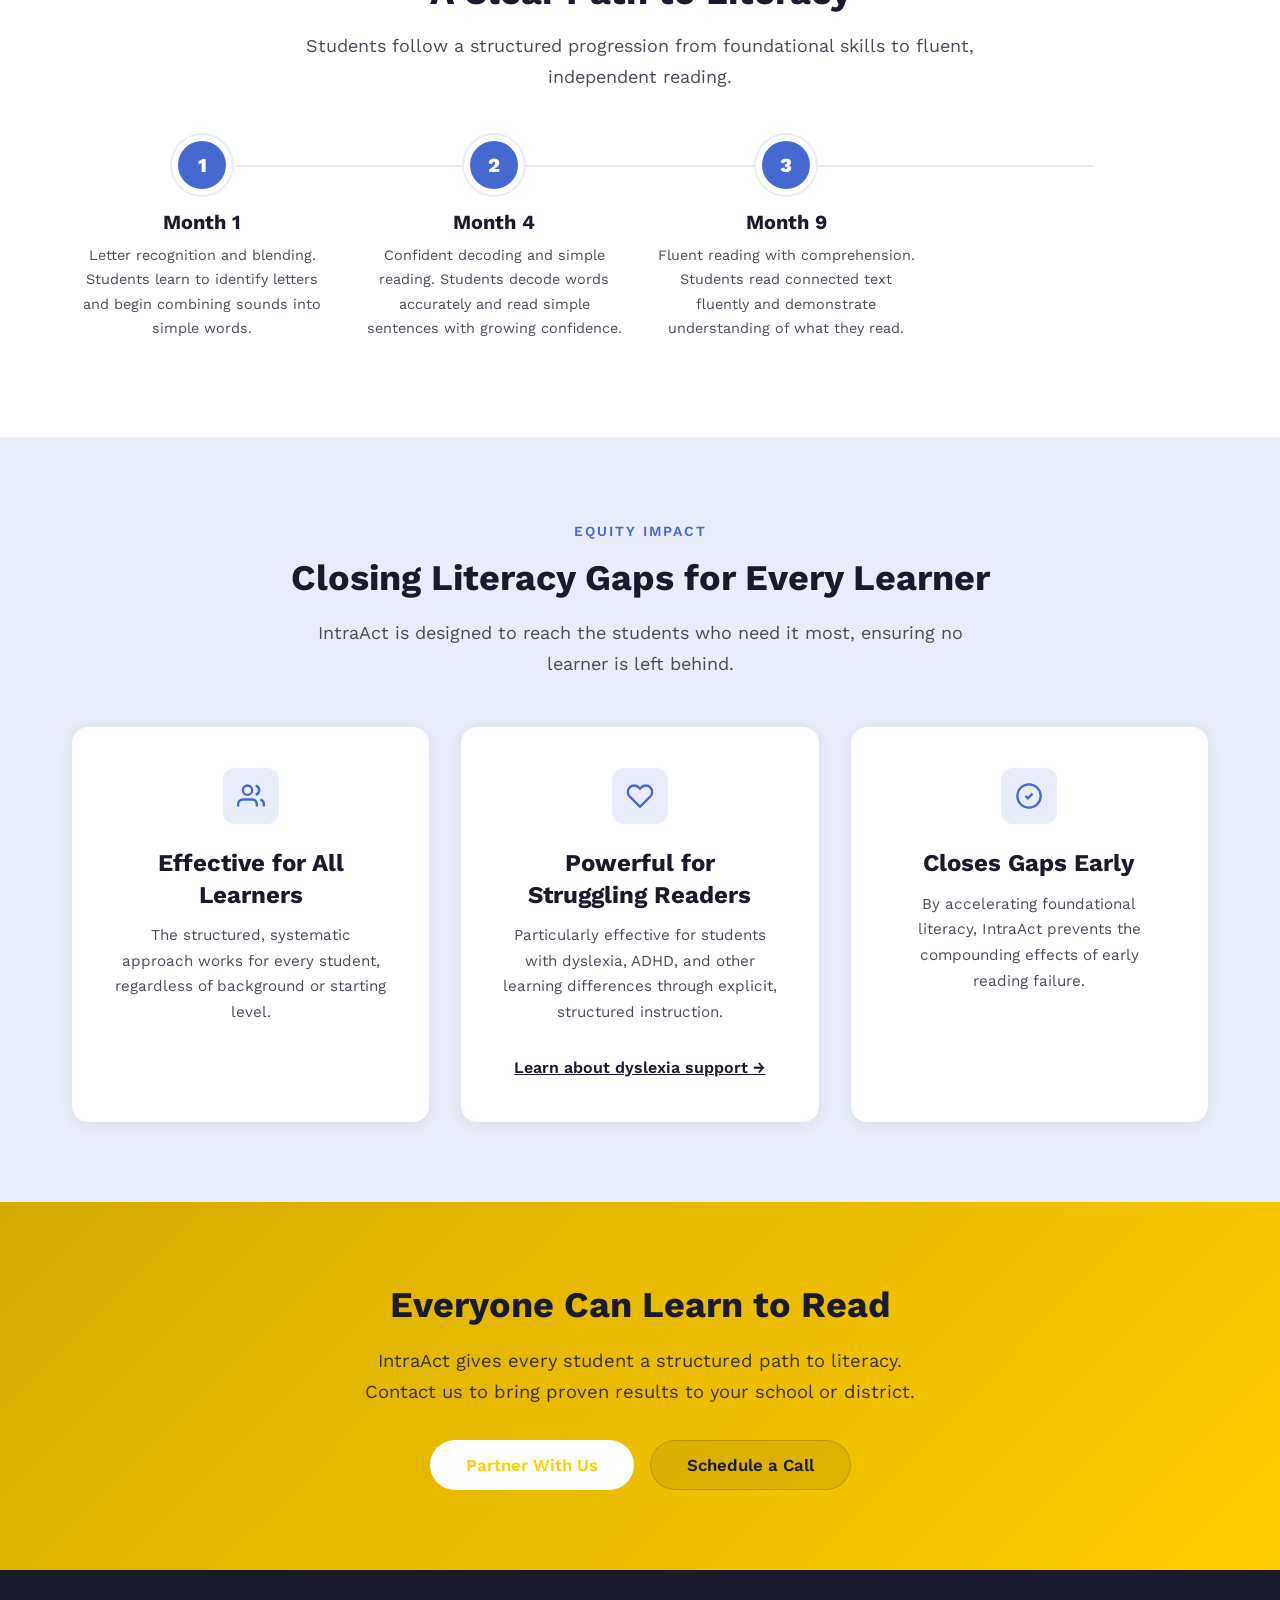
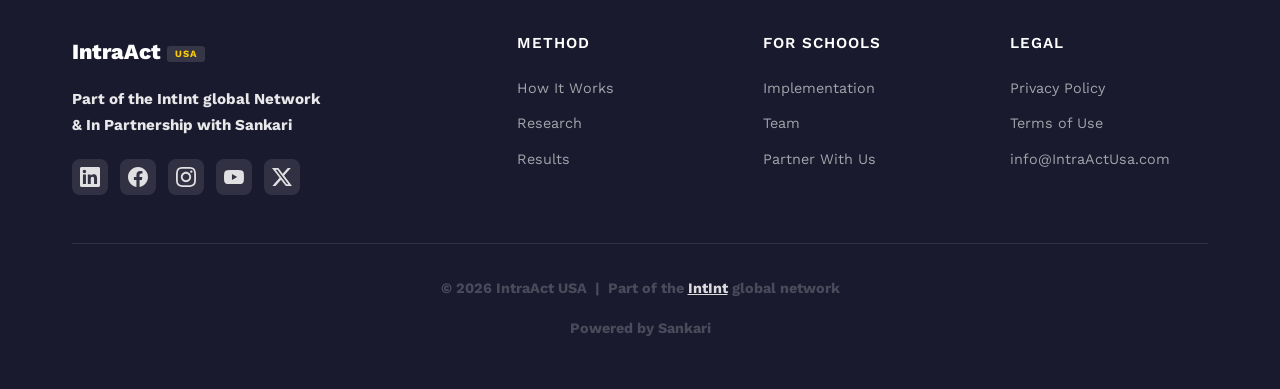
<file: results.html>
<!DOCTYPE html>
<html lang="en">
<head>
  <meta charset="UTF-8">
  <meta name="viewport" content="width=device-width, initial-scale=1.0">
  <title>Results &amp; Impact - Reading Outcomes | IntraAct USA</title>
  <meta name="description" content="IntraAct accelerates literacy development far beyond traditional methods, with 80% of students reaching literacy within one school year.">
  <link rel="canonical" href="https://intraactusa.com/results.html">
  <meta property="og:type" content="website">
  <meta property="og:site_name" content="IntraAct USA">
  <meta property="og:title" content="Results &amp; Impact - Reading Outcomes | IntraAct USA">
  <meta property="og:description" content="IntraAct accelerates literacy development far beyond traditional methods, with 80% of students reaching literacy within one school year.">
  <meta property="og:url" content="https://intraactusa.com/results.html">
  <meta property="og:image" content="https://intraactusa.com/images/share-card.jpg">
  <meta property="og:image:width" content="1200">
  <meta property="og:image:height" content="630">
  <meta property="og:image:alt" content="Student holding the IntraAct Learning to Read book">
  <meta name="twitter:card" content="summary_large_image">
  <meta name="twitter:site" content="@intraactusa">
  <link rel="icon" type="image/svg+xml" href="favicon.svg">
  <link rel="preconnect" href="https://fonts.googleapis.com">
  <link rel="preconnect" href="https://fonts.gstatic.com" crossorigin>
  <link href="https://fonts.googleapis.com/css2?family=Work+Sans:wght@400;500;600;700;800&display=swap" rel="stylesheet">
  <link rel="stylesheet" href="css/style.css?v=25">
</head>
<body>

  <!-- Navigation -->
  <nav class="nav">
    <div class="nav__inner">
      <a href="index.html" class="nav__logo">IntraAct<span class="nav__logo-usa">USA</span></a>
      <ul class="nav__links" id="navLinks">
        <li><a href="index.html">Home</a></li>
        <li><a href="method.html">How It Works</a></li>
        <li><a href="results.html" class="active">Results</a></li>
        <li><a href="implementation.html">Implementation</a></li>
        <li><a href="research.html">Research</a></li>
        <li><a href="team.html">Team</a></li>
        <li><a href="contact.html" class="nav__cta">Partner With Us</a></li>
      </ul>
      <button class="nav__toggle" id="navToggle" aria-label="Toggle navigation">
        <span></span><span></span><span></span>
      </button>
    </div>
  </nav>

  <!-- Page Hero -->
  <section class="page-hero">
    <div class="container">
      <h1>Proven Results in Months, Not Years</h1>
      <p>IntraAct accelerates literacy development far beyond traditional methods.</p>
    </div>
  </section>

  <!-- Core Outcomes -->
  <section class="section">
    <div class="container">
      <div class="section-header animate">
        <span class="label">Core Outcomes</span>
        <h2>Measurable Literacy Gains</h2>
      </div>
      <div class="stats-bar">
        <div class="stats-bar__item animate">
          <h3>80%</h3>
          <p>Reach Literacy Within One School Year</p>
        </div>
        <div class="stats-bar__item animate delay-1">
          <h3>~4 Months</h3>
          <p>Functional Literacy for Intervention</p>
        </div>
        <div class="stats-bar__item animate delay-2">
          <h3>Reading &amp; Writing</h3>
          <p>Both Skills Developed Together</p>
        </div>
      </div>
    </div>
  </section>

  <!-- Comparison -->
  <section class="section section--alt">
    <div class="container">
      <div class="section-header animate">
        <span class="label">How IntraAct Compares</span>
        <h2>Faster Outcomes Than Traditional Approaches</h2>
        <p>IntraAct delivers results in a fraction of the time compared to conventional literacy programs.</p>
      </div>
      <div class="grid grid--2">
        <div class="card animate delay-1">
          <div class="card__icon">
            <svg width="28" height="28" viewBox="0 0 24 24" fill="none" stroke="currentColor" stroke-width="2"><circle cx="12" cy="12" r="10"/><polyline points="12 6 12 12 16 14"/></svg>
          </div>
          <h3>Traditional Approaches</h3>
          <p>Can take up to 2 years to achieve similar literacy outcomes. Progress is often slow, inconsistent, and difficult to measure, leaving many students behind.</p>
        </div>
        <div class="card animate delay-2">
          <div class="card__icon">
            <svg width="28" height="28" viewBox="0 0 24 24" fill="none" stroke="currentColor" stroke-width="2"><polyline points="23 6 13.5 15.5 8.5 10.5 1 18"/><polyline points="17 6 23 6 23 12"/></svg>
          </div>
          <h3>The IntraAct Method</h3>
          <p>The majority of students reach functional literacy within one school year. Explicit, systematic instruction accelerates progress, while continuous, mastery-based assessment measures every step, ensuring no student falls behind and gains are visible from the first weeks.</p>
        </div>
      </div>
    </div>
  </section>

  <!-- Student Progression -->
  <section class="section">
    <div class="container">
      <div class="section-header animate">
        <span class="label">Student Progression</span>
        <h2>A Clear Path to Literacy</h2>
        <p>Students follow a structured progression from foundational skills to fluent, independent reading.</p>
      </div>
      <div class="steps">
        <div class="step animate delay-1">
          <div class="step__number">1</div>
          <h4>Month 1</h4>
          <p>Letter recognition and blending. Students learn to identify letters and begin combining sounds into simple words.</p>
        </div>
        <div class="step animate delay-2">
          <div class="step__number">2</div>
          <h4>Month 4</h4>
          <p>Confident decoding and simple reading. Students decode words accurately and read simple sentences with growing confidence.</p>
        </div>
        <div class="step animate delay-3">
          <div class="step__number">3</div>
          <h4>Month 9</h4>
          <p>Fluent reading with comprehension. Students read connected text fluently and demonstrate understanding of what they read.</p>
        </div>
      </div>
    </div>
  </section>

  <!-- Equity Impact -->
  <section class="section section--blue">
    <div class="container">
      <div class="section-header animate">
        <span class="label">Equity Impact</span>
        <h2>Closing Literacy Gaps for Every Learner</h2>
        <p>IntraAct is designed to reach the students who need it most, ensuring no learner is left behind.</p>
      </div>
      <div class="grid grid--3">
        <div class="card animate delay-1" style="text-align: center;">
          <div class="card__icon" style="margin: 0 auto 1.5rem;">
            <svg width="28" height="28" viewBox="0 0 24 24" fill="none" stroke="currentColor" stroke-width="2"><path d="M17 21v-2a4 4 0 0 0-4-4H5a4 4 0 0 0-4 4v2"/><circle cx="9" cy="7" r="4"/><path d="M23 21v-2a4 4 0 0 0-3-3.87"/><path d="M16 3.13a4 4 0 0 1 0 7.75"/></svg>
          </div>
          <h3>Effective for All Learners</h3>
          <p>The structured, systematic approach works for every student, regardless of background or starting level.</p>
        </div>
        <div class="card animate delay-2" style="text-align: center;">
          <div class="card__icon" style="margin: 0 auto 1.5rem;">
            <svg width="28" height="28" viewBox="0 0 24 24" fill="none" stroke="currentColor" stroke-width="2"><path d="M20.84 4.61a5.5 5.5 0 0 0-7.78 0L12 5.67l-1.06-1.06a5.5 5.5 0 0 0-7.78 7.78l1.06 1.06L12 21.23l7.78-7.78 1.06-1.06a5.5 5.5 0 0 0 0-7.78z"/></svg>
          </div>
          <h3>Powerful for Struggling Readers</h3>
          <p>Particularly effective for students with dyslexia, ADHD, and other learning differences through explicit, structured instruction.</p>
          <a href="dyslexia.html" style="display:inline-block;margin-top:0.75rem;font-weight:600;color:inherit;text-decoration:underline;">Learn about dyslexia support &rarr;</a>
        </div>
        <div class="card animate delay-3" style="text-align: center;">
          <div class="card__icon" style="margin: 0 auto 1.5rem;">
            <svg width="28" height="28" viewBox="0 0 24 24" fill="none" stroke="currentColor" stroke-width="2"><circle cx="12" cy="12" r="10"/><path d="m9 12 2 2 4-4"/></svg>
          </div>
          <h3>Closes Gaps Early</h3>
          <p>By accelerating foundational literacy, IntraAct prevents the compounding effects of early reading failure.</p>
        </div>
      </div>
    </div>
  </section>

  <!-- CTA -->
  <section class="cta">
    <div class="container">
      <h2>Everyone Can Learn to Read</h2>
      <p>IntraAct gives every student a structured path to literacy. Contact us to bring proven results to your school or district.</p>
      <div class="cta__actions">
        <a href="contact.html" class="btn btn--white btn--lg">Partner With Us</a>
        <a href="contact.html" class="btn btn--secondary btn--lg">Schedule a Call</a>
      </div>
    </div>
  </section>

  <!-- Footer -->
  <footer class="footer">
    <div class="container">
      <div class="footer__grid">
        <div>
          <div class="footer__brand">IntraAct<span class="nav__logo-usa" style="font-size:0.6rem;">USA</span></div>
          <p class="footer__desc"><span>Part of the IntInt global Network</span><span>&amp; In Partnership with Sankari</span></p>
          <div class="footer__social">
            <a href="https://www.linkedin.com/company/intraactusa/" target="_blank" rel="noopener" aria-label="IntraAct USA on LinkedIn"><svg viewBox="0 0 24 24" width="20" height="20" fill="currentColor" aria-hidden="true"><path d="M20.447 20.452h-3.554v-5.569c0-1.328-.027-3.037-1.852-3.037-1.853 0-2.136 1.445-2.136 2.939v5.667H9.351V9h3.414v1.561h.046c.477-.9 1.637-1.85 3.37-1.85 3.601 0 4.267 2.37 4.267 5.455v6.286zM5.337 7.433c-1.144 0-2.063-.926-2.063-2.065 0-1.138.92-2.063 2.063-2.063 1.14 0 2.064.925 2.064 2.063 0 1.139-.925 2.065-2.064 2.065zm1.782 13.019H3.555V9h3.564v11.452zM22.225 0H1.771C.792 0 0 .774 0 1.729v20.542C0 23.227.792 24 1.771 24h20.451C23.2 24 24 23.227 24 22.271V1.729C24 .774 23.2 0 22.225 0z"/></svg></a>
            <a href="https://www.facebook.com/intraactusa" target="_blank" rel="noopener" aria-label="IntraAct USA on Facebook"><svg viewBox="0 0 24 24" width="20" height="20" fill="currentColor" aria-hidden="true"><path d="M24 12.073c0-6.627-5.373-12-12-12s-12 5.373-12 12c0 5.99 4.388 10.954 10.125 11.854v-8.385H7.078v-3.47h3.047V9.43c0-3.007 1.792-4.669 4.533-4.669 1.312 0 2.686.235 2.686.235v2.953H15.83c-1.491 0-1.956.925-1.956 1.874v2.25h3.328l-.532 3.47h-2.796v8.385C19.612 23.027 24 18.062 24 12.073z"/></svg></a>
            <a href="https://www.instagram.com/intraactusa/" target="_blank" rel="noopener" aria-label="IntraAct USA on Instagram"><svg viewBox="0 0 24 24" width="20" height="20" fill="currentColor" aria-hidden="true"><path d="M12 2.163c3.204 0 3.584.012 4.85.07 3.252.148 4.771 1.691 4.919 4.919.058 1.265.069 1.645.069 4.849 0 3.205-.012 3.584-.069 4.849-.149 3.225-1.664 4.771-4.919 4.919-1.266.058-1.644.07-4.85.07-3.204 0-3.584-.012-4.849-.07-3.26-.149-4.771-1.699-4.919-4.92-.058-1.265-.07-1.644-.07-4.849 0-3.204.013-3.583.07-4.849.149-3.227 1.664-4.771 4.919-4.919 1.266-.057 1.645-.069 4.849-.069zm0-2.163c-3.259 0-3.667.014-4.947.072-4.358.2-6.78 2.618-6.98 6.98-.059 1.281-.073 1.689-.073 4.948 0 3.259.014 3.668.072 4.948.2 4.358 2.618 6.78 6.98 6.98 1.281.058 1.689.072 4.948.072 3.259 0 3.668-.014 4.948-.072 4.354-.2 6.782-2.618 6.979-6.98.059-1.28.073-1.689.073-4.948 0-3.259-.014-3.667-.072-4.947-.196-4.354-2.617-6.78-6.979-6.98-1.281-.059-1.69-.073-4.949-.073zm0 5.838c-3.403 0-6.162 2.759-6.162 6.162s2.759 6.163 6.162 6.163 6.162-2.759 6.162-6.163c0-3.403-2.759-6.162-6.162-6.162zm0 10.162c-2.209 0-4-1.79-4-4 0-2.209 1.791-4 4-4s4 1.791 4 4c0 2.21-1.791 4-4 4zm6.406-11.845c-.796 0-1.441.645-1.441 1.44s.645 1.44 1.441 1.44c.795 0 1.439-.645 1.439-1.44s-.644-1.44-1.439-1.44z"/></svg></a>
            <a href="https://www.youtube.com/@intraactusa" target="_blank" rel="noopener" aria-label="IntraAct USA on YouTube"><svg viewBox="0 0 24 24" width="20" height="20" fill="currentColor" aria-hidden="true"><path d="M23.498 6.186a3.016 3.016 0 0 0-2.122-2.136C19.505 3.545 12 3.545 12 3.545s-7.505 0-9.377.505A3.017 3.017 0 0 0 .502 6.186C0 8.07 0 12 0 12s0 3.93.502 5.814a3.016 3.016 0 0 0 2.122 2.136c1.871.505 9.376.505 9.376.505s7.505 0 9.377-.505a3.015 3.015 0 0 0 2.122-2.136C24 15.93 24 12 24 12s0-3.93-.502-5.814zM9.545 15.568V8.432L15.818 12l-6.273 3.568z"/></svg></a>
            <a href="https://x.com/intraactusa" target="_blank" rel="noopener" aria-label="IntraAct USA on X"><svg viewBox="0 0 24 24" width="20" height="20" fill="currentColor" aria-hidden="true"><path d="M18.901 1.153h3.68l-8.04 9.19L24 22.846h-7.406l-5.8-7.584-6.638 7.584H.474l8.6-9.83L0 1.154h7.594l5.243 6.932ZM17.61 20.644h2.039L6.486 3.24H4.298Z"/></svg></a>
          </div>
        </div>
        <div>
          <h4>Method</h4>
          <ul>
            <li><a href="method.html">How It Works</a></li>
            <li><a href="research.html">Research</a></li>
            <li><a href="results.html">Results</a></li>
          </ul>
        </div>
        <div>
          <h4>For Schools</h4>
          <ul>
            <li><a href="implementation.html">Implementation</a></li>
            <li><a href="team.html">Team</a></li>
            <li><a href="contact.html">Partner With Us</a></li>
          </ul>
        </div>
        <div>
          <h4>Legal</h4>
          <ul>
            <li><a href="privacy.html">Privacy Policy</a></li>
            <li><a href="terms.html">Terms of Use</a></li>
            <li><a href="mailto:info@IntraActUsa.com">info@IntraActUsa.com</a></li>
          </ul>
        </div>
      </div>
      <div class="footer__bottom">
        <p>&copy; 2026 IntraAct USA &nbsp;|&nbsp; Part of the <a href="https://www.intint.org">IntInt</a> global network</p>
        <p style="margin-top:0.5rem;">Powered by Sankari</p>
      </div>
    </div>
  </footer>

  <script>
    document.getElementById('navToggle').addEventListener('click', function() {
      document.getElementById('navLinks').classList.toggle('active');
    });
    const observer = new IntersectionObserver((entries) => {
      entries.forEach(entry => { if (entry.isIntersecting) entry.target.classList.add('visible'); });
    }, { threshold: 0.1, rootMargin: '0px 0px -50px 0px' });
    document.querySelectorAll('.animate').forEach(el => observer.observe(el));
  </script>
</body>
</html>
</file>
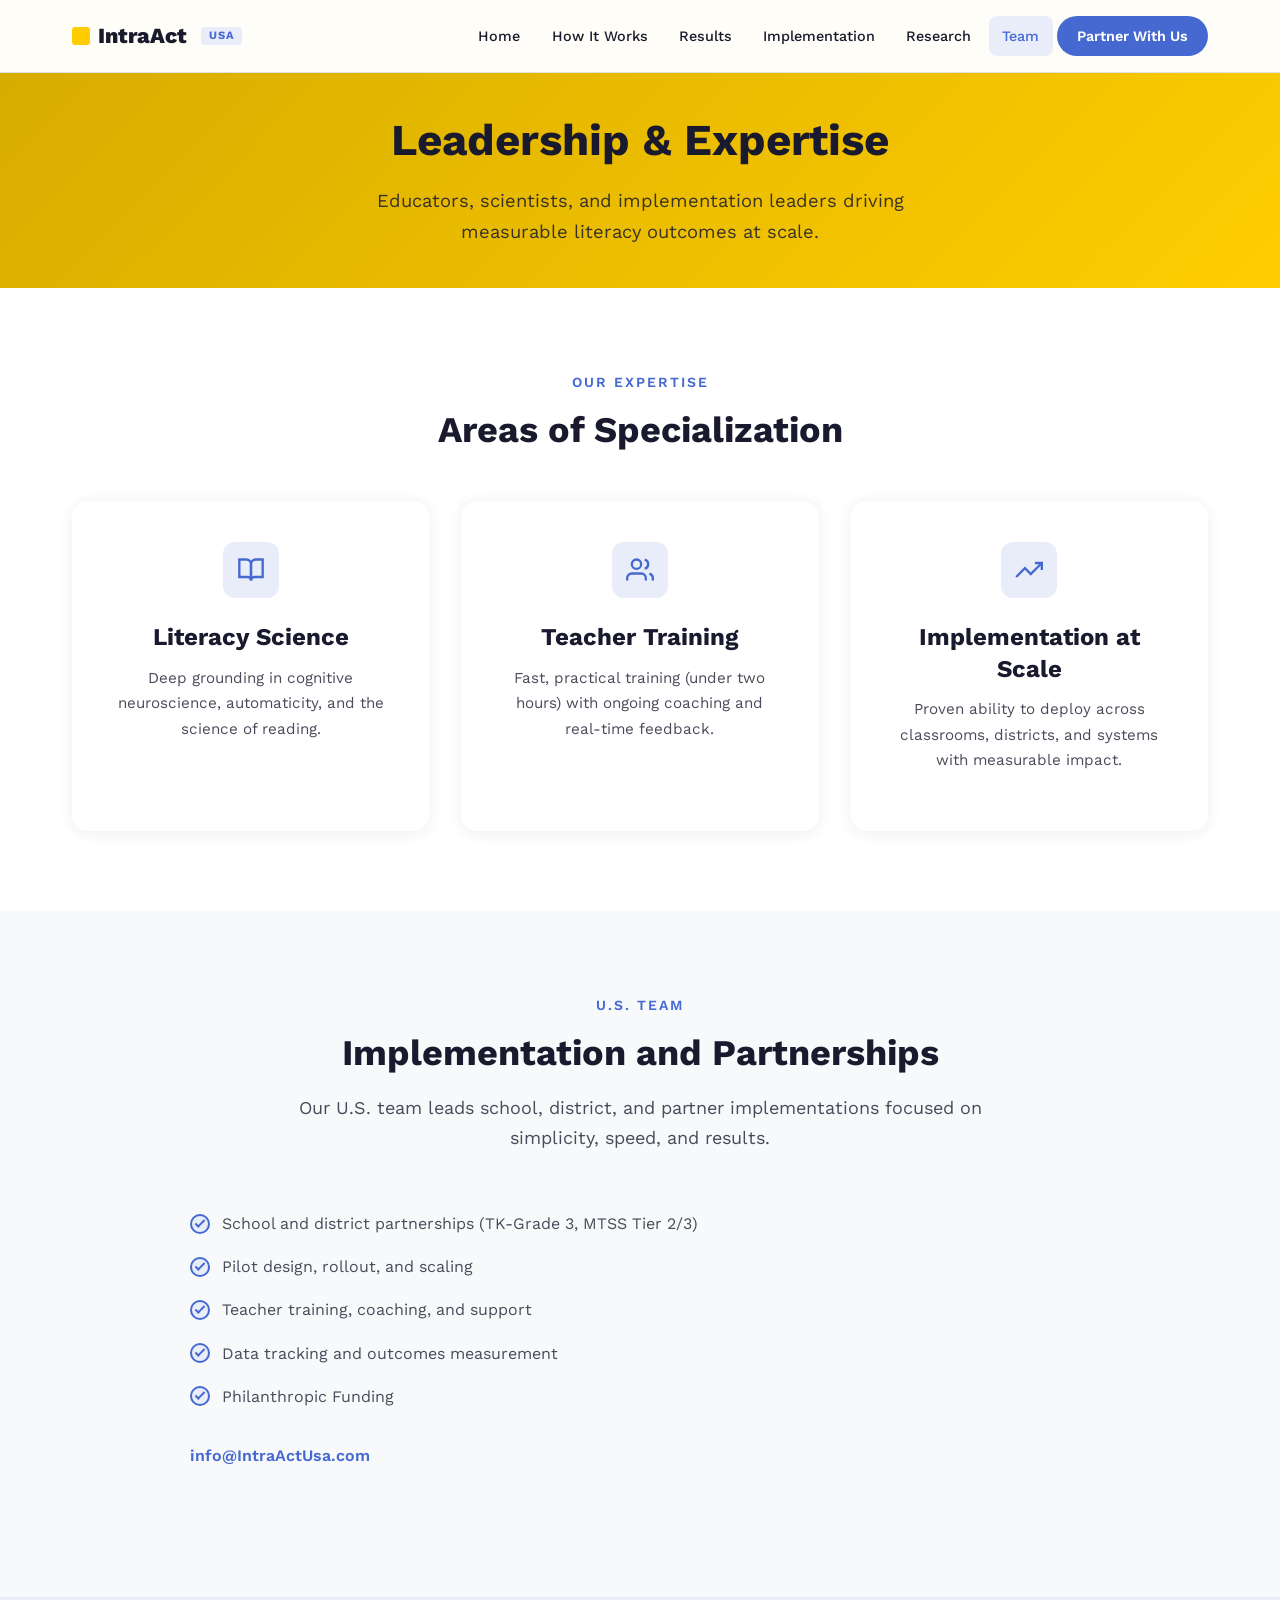
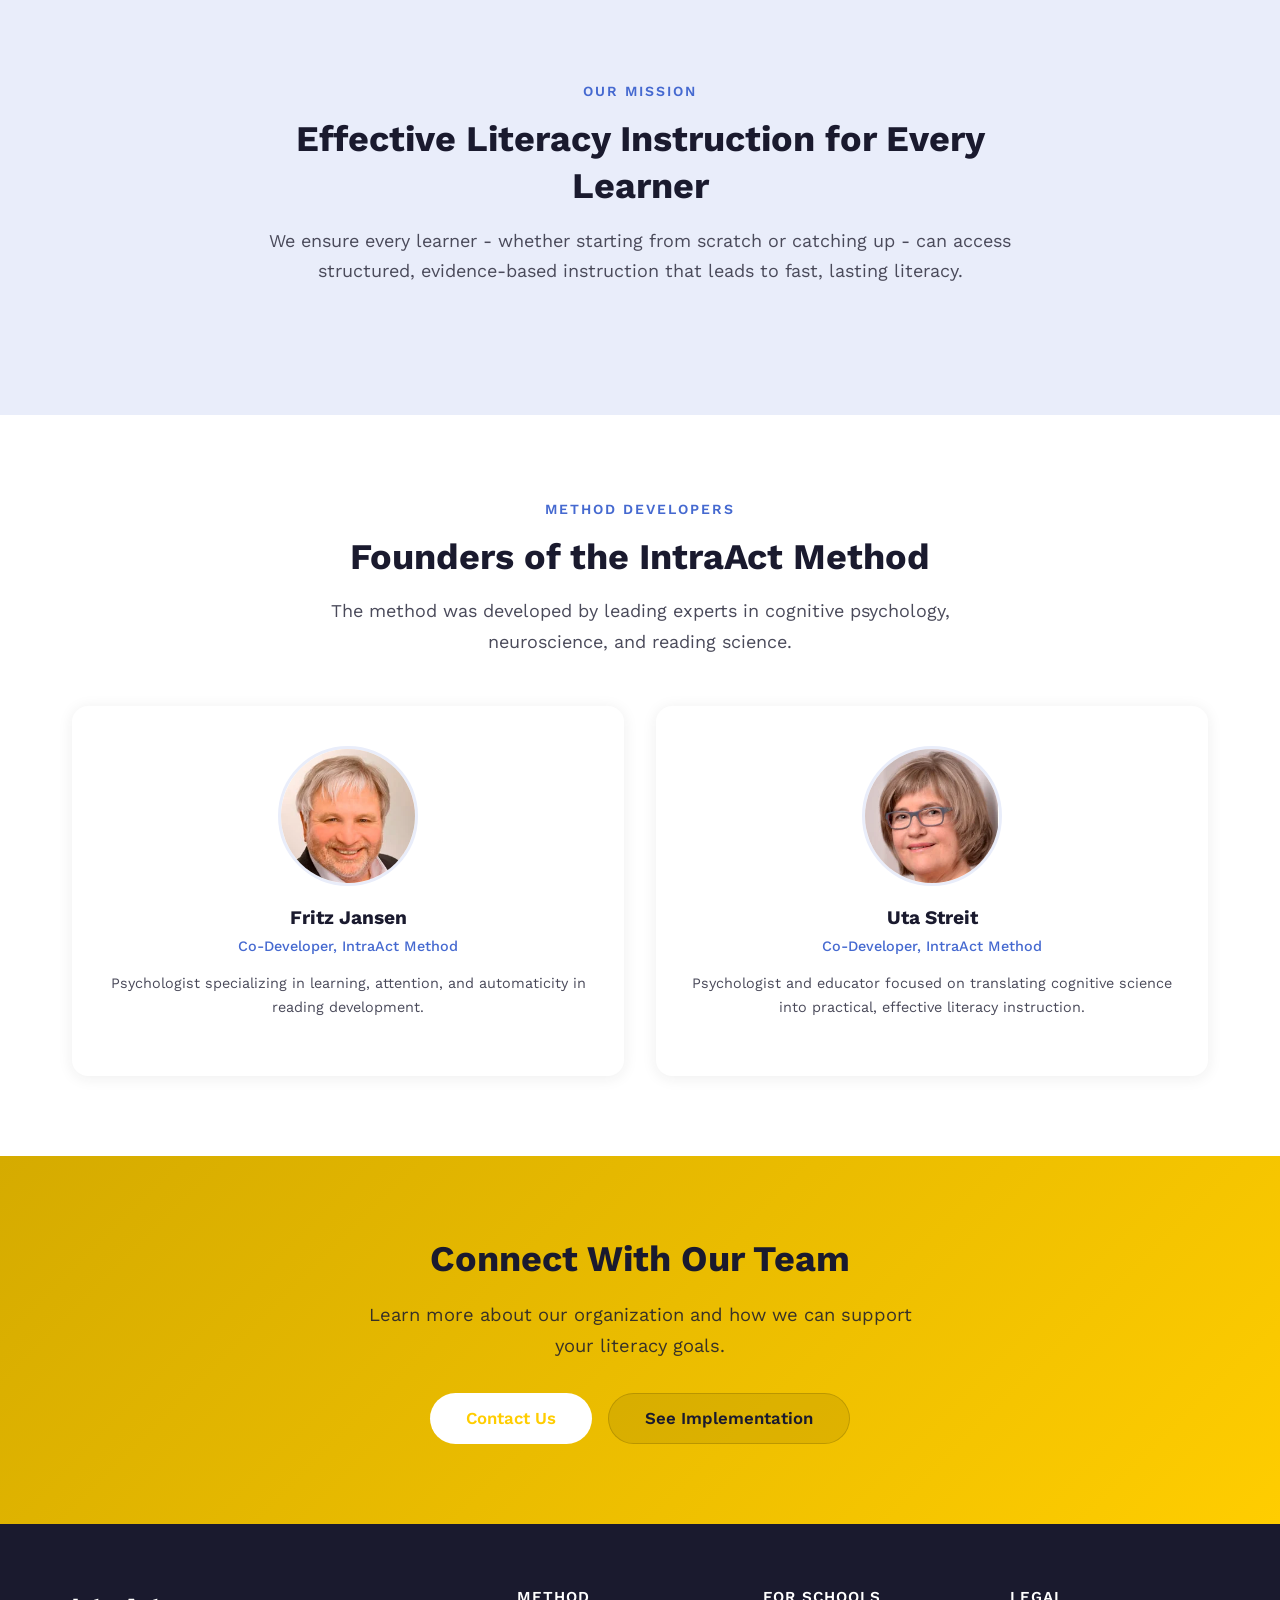
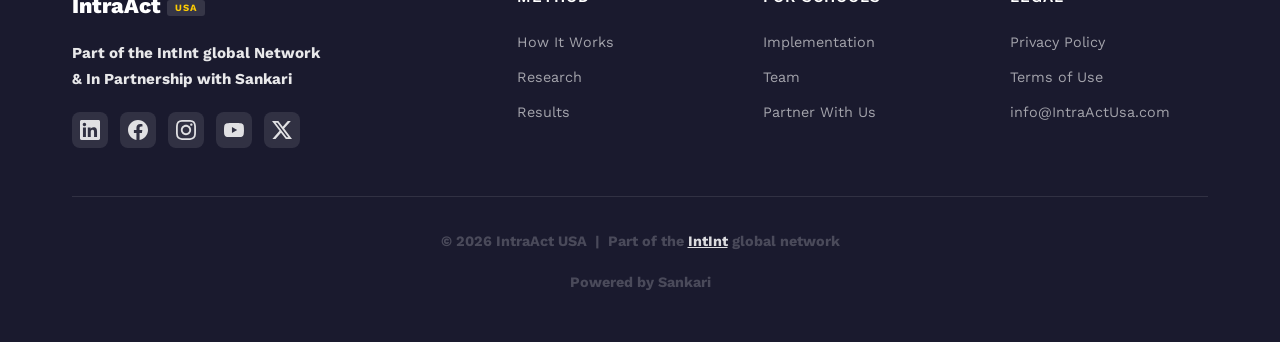
<file: team.html>
<!DOCTYPE html>
<html lang="en">
<head>
  <meta charset="UTF-8">
  <meta name="viewport" content="width=device-width, initial-scale=1.0">
  <title>Leadership &amp; Method Developers | IntraAct USA</title>
  <meta name="description" content="Educators, scientists, and implementation leaders driving measurable literacy outcomes at scale.">
  <link rel="canonical" href="https://intraactusa.com/team.html">
  <meta property="og:type" content="website">
  <meta property="og:site_name" content="IntraAct USA">
  <meta property="og:title" content="Leadership &amp; Method Developers | IntraAct USA">
  <meta property="og:description" content="Educators, scientists, and implementation leaders driving measurable literacy outcomes at scale.">
  <meta property="og:url" content="https://intraactusa.com/team.html">
  <meta property="og:image" content="https://intraactusa.com/images/share-card.jpg">
  <meta property="og:image:width" content="1200">
  <meta property="og:image:height" content="630">
  <meta property="og:image:alt" content="Student holding the IntraAct Learning to Read book">
  <meta name="twitter:card" content="summary_large_image">
  <meta name="twitter:site" content="@intraactusa">
  <script type="application/ld+json">{"@context": "https://schema.org", "@graph": [{"@type": "Person", "name": "Fritz Jansen", "jobTitle": "Co-Developer, IntraAct Method", "image": "https://intraactusa.com/images/fritz-jansen.webp", "description": "Psychologist specializing in learning, attention, and automaticity in reading development."}, {"@type": "Person", "name": "Uta Streit", "jobTitle": "Co-Developer, IntraAct Method", "image": "https://intraactusa.com/images/uta-streit.webp", "description": "Psychologist and educator focused on translating cognitive science into practical, effective literacy instruction."}]}</script>
  <link rel="icon" type="image/svg+xml" href="favicon.svg">
  <link rel="preconnect" href="https://fonts.googleapis.com">
  <link rel="preconnect" href="https://fonts.gstatic.com" crossorigin>
  <link href="https://fonts.googleapis.com/css2?family=Work+Sans:wght@400;500;600;700;800&display=swap" rel="stylesheet">
  <link rel="stylesheet" href="css/style.css?v=25">
</head>
<body>

  <!-- Navigation -->
  <nav class="nav">
    <div class="nav__inner">
      <a href="index.html" class="nav__logo">IntraAct<span class="nav__logo-usa">USA</span></a>
      <ul class="nav__links" id="navLinks">
        <li><a href="index.html">Home</a></li>
        <li><a href="method.html">How It Works</a></li>
        <li><a href="results.html">Results</a></li>
        <li><a href="implementation.html">Implementation</a></li>
        <li><a href="research.html">Research</a></li>
        <li><a href="team.html" class="active">Team</a></li>
        <li><a href="contact.html" class="nav__cta">Partner With Us</a></li>
      </ul>
      <button class="nav__toggle" id="navToggle" aria-label="Toggle navigation">
        <span></span><span></span><span></span>
      </button>
    </div>
  </nav>

  <!-- Page Hero -->
  <section class="page-hero">
    <div class="container">
      <h1>Leadership &amp; Expertise</h1>
      <p>Educators, scientists, and implementation leaders driving measurable literacy outcomes at scale.</p>
    </div>
  </section>

  <!-- Our Expertise -->
  <section class="section">
    <div class="container">
      <div class="section-header animate">
        <span class="label">Our Expertise</span>
        <h2>Areas of Specialization</h2>
      </div>
      <div class="grid grid--3">
        <div class="card animate delay-1" style="text-align: center;">
          <div class="card__icon" style="margin: 0 auto 1.5rem;">
            <svg width="28" height="28" viewBox="0 0 24 24" fill="none" stroke="currentColor" stroke-width="2"><path d="M2 3h6a4 4 0 0 1 4 4v14a3 3 0 0 0-3-3H2z"/><path d="M22 3h-6a4 4 0 0 0-4 4v14a3 3 0 0 1 3-3h7z"/></svg>
          </div>
          <h3>Literacy Science</h3>
          <p>Deep grounding in cognitive neuroscience, automaticity, and the science of reading.</p>
        </div>
        <div class="card animate delay-2" style="text-align: center;">
          <div class="card__icon" style="margin: 0 auto 1.5rem;">
            <svg width="28" height="28" viewBox="0 0 24 24" fill="none" stroke="currentColor" stroke-width="2"><path d="M17 21v-2a4 4 0 0 0-4-4H5a4 4 0 0 0-4 4v2"/><circle cx="9" cy="7" r="4"/><path d="M23 21v-2a4 4 0 0 0-3-3.87"/><path d="M16 3.13a4 4 0 0 1 0 7.75"/></svg>
          </div>
          <h3>Teacher Training</h3>
          <p>Fast, practical training (under two hours) with ongoing coaching and real-time feedback.</p>
        </div>
        <div class="card animate delay-3" style="text-align: center;">
          <div class="card__icon" style="margin: 0 auto 1.5rem;">
            <svg width="28" height="28" viewBox="0 0 24 24" fill="none" stroke="currentColor" stroke-width="2"><polyline points="23 6 13.5 15.5 8.5 10.5 1 18"/><polyline points="17 6 23 6 23 12"/></svg>
          </div>
          <h3>Implementation at Scale</h3>
          <p>Proven ability to deploy across classrooms, districts, and systems with measurable impact.</p>
        </div>
      </div>
    </div>
  </section>

  <!-- U.S. Team -->
  <section class="section section--alt">
    <div class="container">
      <div class="section-header animate">
        <span class="label">U.S. Team</span>
        <h2>Implementation and Partnerships</h2>
        <p>Our U.S. team leads school, district, and partner implementations focused on simplicity, speed, and results.</p>
      </div>
      <div style="max-width:900px;margin:0 auto 3rem;">
        <ul class="check-list">
          <li>School and district partnerships (TK-Grade 3, MTSS Tier 2/3)</li>
          <li>Pilot design, rollout, and scaling</li>
          <li>Teacher training, coaching, and support</li>
          <li>Data tracking and outcomes measurement</li>
          <li>Philanthropic Funding</li>
        </ul>
        <p style="margin-top:1.5rem;font-weight:600;color:var(--accent);">info@IntraActUsa.com</p>
      </div>
      <!-- TEMPORARILY HIDDEN - Restore U.S. team cards by removing the surrounding HTML comment markers
      <div class="grid grid--3" style="max-width:900px;margin:0 auto;">
        <div class="team-card animate delay-1">
          <img src="images/victoria.jpg" alt="Victoria" class="team-card__photo" style="object-position:center 20%;">
          <h3>Victoria</h3>
          <p class="role">Strategy &amp; Partnerships</p>
          <p>Leading strategy, partnerships and pilots.</p>
        </div>
        <div class="team-card animate delay-2">
          <div style="width:140px;height:140px;border-radius:50%;margin:0 auto 1.25rem;background:var(--bg-light);border:3px dashed var(--border);display:flex;align-items:center;justify-content:center;color:var(--text-light);font-size:0.9rem;">Coming soon</div>
          <h3 style="color:var(--text-light);">To Be Announced</h3>
          <p class="role">Operations, Growth &amp; Implementation</p>
        </div>
        <div class="team-card animate delay-3">
          <div style="width:140px;height:140px;border-radius:50%;margin:0 auto 1.25rem;background:var(--bg-light);border:3px dashed var(--border);display:flex;align-items:center;justify-content:center;color:var(--text-light);font-size:0.9rem;">Coming soon</div>
          <h3 style="color:var(--text-light);">To Be Announced</h3>
          <p class="role">Chief Learning &amp; Training Officer</p>
        </div>
      </div>
      -->

    </div>
  </section>

  <!-- TEMPORARILY HIDDEN - International Team section. Restore by removing the surrounding HTML comment markers
  <section class="section">
    <div class="container">
      <div class="feature feature--reverse animate">
        <div class="feature__content">
          <span class="badge">International Team</span>
          <h2>IntInt &amp; IntraAct Global Leadership</h2>
          <p>The international team brings over 35 years of research and implementation across Europe and Latin America.</p>
          <ul class="check-list">
            <li>560,000+ children reached globally in Germany, Latin America, India &amp; Africa</li>
            <li>Proven across multiple languages and education systems, including German, English, Portuguese, and Spanish. Now expanding into additional languages and markets.</li>
          </ul>
        </div>
        <div class="feature__image" style="background:none;aspect-ratio:auto;">
          <div style="display:grid;grid-template-columns:repeat(3,1fr);gap:1.5rem;padding:1rem;">
            <div style="width:100px;height:100px;border-radius:50%;border:3px solid var(--accent-light);background:var(--bg-light);margin:0 auto;"></div>
            <div style="width:100px;height:100px;border-radius:50%;border:3px solid var(--accent-light);background:var(--bg-light);margin:0 auto;"></div>
            <div style="width:100px;height:100px;border-radius:50%;border:3px solid var(--accent-light);background:var(--bg-light);margin:0 auto;"></div>
            <div style="width:100px;height:100px;border-radius:50%;border:3px solid var(--accent-light);background:var(--bg-light);margin:0 auto;"></div>
            <div style="width:100px;height:100px;border-radius:50%;border:3px solid var(--accent-light);background:var(--bg-light);margin:0 auto;"></div>
            <div style="width:100px;height:100px;border-radius:50%;border:3px solid var(--accent-light);background:var(--bg-light);margin:0 auto;"></div>
          </div>
        </div>
      </div>
    </div>
  </section>
  -->


  <!-- Mission -->
  <section class="section section--blue">
    <div class="container">
      <div class="section-header animate" style="max-width: 800px;">
        <span class="label">Our Mission</span>
        <h2>Effective Literacy Instruction for Every Learner</h2>
        <p>We ensure every learner - whether starting from scratch or catching up - can access structured, evidence-based instruction that leads to fast, lasting literacy.</p>
      </div>
    </div>
  </section>

  <!-- Method Developers -->
  <section class="section">
    <div class="container">
      <div class="section-header animate">
        <span class="label">Method Developers</span>
        <h2>Founders of the IntraAct Method</h2>
        <p>The method was developed by leading experts in cognitive psychology, neuroscience, and reading science.</p>
      </div>
      <div class="grid grid--2">
        <div class="team-card animate delay-1">
          <img src="images/fritz-jansen.webp" width="224" height="300" loading="lazy" decoding="async" alt="Fritz Jansen" class="team-card__photo">
          <h3>Fritz Jansen</h3>
          <p class="role">Co-Developer, IntraAct Method</p>
          <p>Psychologist specializing in learning, attention, and automaticity in reading development.</p>
        </div>
        <div class="team-card animate delay-2">
          <img src="images/uta-streit.webp" width="244" height="300" loading="lazy" decoding="async" alt="Uta Streit" class="team-card__photo">
          <h3>Uta Streit</h3>
          <p class="role">Co-Developer, IntraAct Method</p>
          <p>Psychologist and educator focused on translating cognitive science into practical, effective literacy instruction.</p>
        </div>
      </div>
    </div>
  </section>

  <!-- CTA -->
  <section class="cta">
    <div class="container">
      <h2>Connect With Our Team</h2>
      <p>Learn more about our organization and how we can support your literacy goals.</p>
      <div class="cta__actions">
        <a href="contact.html" class="btn btn--white btn--lg">Contact Us</a>
        <a href="implementation.html" class="btn btn--secondary btn--lg">See Implementation</a>
      </div>
    </div>
  </section>

  <!-- Footer -->
  <footer class="footer">
    <div class="container">
      <div class="footer__grid">
        <div>
          <div class="footer__brand">IntraAct<span class="nav__logo-usa" style="font-size:0.6rem;">USA</span></div>
          <p class="footer__desc"><span>Part of the IntInt global Network</span><span>&amp; In Partnership with Sankari</span></p>
          <div class="footer__social">
            <a href="https://www.linkedin.com/company/intraactusa/" target="_blank" rel="noopener" aria-label="IntraAct USA on LinkedIn"><svg viewBox="0 0 24 24" width="20" height="20" fill="currentColor" aria-hidden="true"><path d="M20.447 20.452h-3.554v-5.569c0-1.328-.027-3.037-1.852-3.037-1.853 0-2.136 1.445-2.136 2.939v5.667H9.351V9h3.414v1.561h.046c.477-.9 1.637-1.85 3.37-1.85 3.601 0 4.267 2.37 4.267 5.455v6.286zM5.337 7.433c-1.144 0-2.063-.926-2.063-2.065 0-1.138.92-2.063 2.063-2.063 1.14 0 2.064.925 2.064 2.063 0 1.139-.925 2.065-2.064 2.065zm1.782 13.019H3.555V9h3.564v11.452zM22.225 0H1.771C.792 0 0 .774 0 1.729v20.542C0 23.227.792 24 1.771 24h20.451C23.2 24 24 23.227 24 22.271V1.729C24 .774 23.2 0 22.225 0z"/></svg></a>
            <a href="https://www.facebook.com/intraactusa" target="_blank" rel="noopener" aria-label="IntraAct USA on Facebook"><svg viewBox="0 0 24 24" width="20" height="20" fill="currentColor" aria-hidden="true"><path d="M24 12.073c0-6.627-5.373-12-12-12s-12 5.373-12 12c0 5.99 4.388 10.954 10.125 11.854v-8.385H7.078v-3.47h3.047V9.43c0-3.007 1.792-4.669 4.533-4.669 1.312 0 2.686.235 2.686.235v2.953H15.83c-1.491 0-1.956.925-1.956 1.874v2.25h3.328l-.532 3.47h-2.796v8.385C19.612 23.027 24 18.062 24 12.073z"/></svg></a>
            <a href="https://www.instagram.com/intraactusa/" target="_blank" rel="noopener" aria-label="IntraAct USA on Instagram"><svg viewBox="0 0 24 24" width="20" height="20" fill="currentColor" aria-hidden="true"><path d="M12 2.163c3.204 0 3.584.012 4.85.07 3.252.148 4.771 1.691 4.919 4.919.058 1.265.069 1.645.069 4.849 0 3.205-.012 3.584-.069 4.849-.149 3.225-1.664 4.771-4.919 4.919-1.266.058-1.644.07-4.85.07-3.204 0-3.584-.012-4.849-.07-3.26-.149-4.771-1.699-4.919-4.92-.058-1.265-.07-1.644-.07-4.849 0-3.204.013-3.583.07-4.849.149-3.227 1.664-4.771 4.919-4.919 1.266-.057 1.645-.069 4.849-.069zm0-2.163c-3.259 0-3.667.014-4.947.072-4.358.2-6.78 2.618-6.98 6.98-.059 1.281-.073 1.689-.073 4.948 0 3.259.014 3.668.072 4.948.2 4.358 2.618 6.78 6.98 6.98 1.281.058 1.689.072 4.948.072 3.259 0 3.668-.014 4.948-.072 4.354-.2 6.782-2.618 6.979-6.98.059-1.28.073-1.689.073-4.948 0-3.259-.014-3.667-.072-4.947-.196-4.354-2.617-6.78-6.979-6.98-1.281-.059-1.69-.073-4.949-.073zm0 5.838c-3.403 0-6.162 2.759-6.162 6.162s2.759 6.163 6.162 6.163 6.162-2.759 6.162-6.163c0-3.403-2.759-6.162-6.162-6.162zm0 10.162c-2.209 0-4-1.79-4-4 0-2.209 1.791-4 4-4s4 1.791 4 4c0 2.21-1.791 4-4 4zm6.406-11.845c-.796 0-1.441.645-1.441 1.44s.645 1.44 1.441 1.44c.795 0 1.439-.645 1.439-1.44s-.644-1.44-1.439-1.44z"/></svg></a>
            <a href="https://www.youtube.com/@intraactusa" target="_blank" rel="noopener" aria-label="IntraAct USA on YouTube"><svg viewBox="0 0 24 24" width="20" height="20" fill="currentColor" aria-hidden="true"><path d="M23.498 6.186a3.016 3.016 0 0 0-2.122-2.136C19.505 3.545 12 3.545 12 3.545s-7.505 0-9.377.505A3.017 3.017 0 0 0 .502 6.186C0 8.07 0 12 0 12s0 3.93.502 5.814a3.016 3.016 0 0 0 2.122 2.136c1.871.505 9.376.505 9.376.505s7.505 0 9.377-.505a3.015 3.015 0 0 0 2.122-2.136C24 15.93 24 12 24 12s0-3.93-.502-5.814zM9.545 15.568V8.432L15.818 12l-6.273 3.568z"/></svg></a>
            <a href="https://x.com/intraactusa" target="_blank" rel="noopener" aria-label="IntraAct USA on X"><svg viewBox="0 0 24 24" width="20" height="20" fill="currentColor" aria-hidden="true"><path d="M18.901 1.153h3.68l-8.04 9.19L24 22.846h-7.406l-5.8-7.584-6.638 7.584H.474l8.6-9.83L0 1.154h7.594l5.243 6.932ZM17.61 20.644h2.039L6.486 3.24H4.298Z"/></svg></a>
          </div>
        </div>
        <div>
          <h4>Method</h4>
          <ul>
            <li><a href="method.html">How It Works</a></li>
            <li><a href="research.html">Research</a></li>
            <li><a href="results.html">Results</a></li>
          </ul>
        </div>
        <div>
          <h4>For Schools</h4>
          <ul>
            <li><a href="implementation.html">Implementation</a></li>
            <li><a href="team.html">Team</a></li>
            <li><a href="contact.html">Partner With Us</a></li>
          </ul>
        </div>
        <div>
          <h4>Legal</h4>
          <ul>
            <li><a href="privacy.html">Privacy Policy</a></li>
            <li><a href="terms.html">Terms of Use</a></li>
            <li><a href="mailto:info@IntraActUsa.com">info@IntraActUsa.com</a></li>
          </ul>
        </div>
      </div>
      <div class="footer__bottom">
        <p>&copy; 2026 IntraAct USA &nbsp;|&nbsp; Part of the <a href="https://www.intint.org">IntInt</a> global network</p>
        <p style="margin-top:0.5rem;">Powered by Sankari</p>
      </div>
    </div>
  </footer>

  <script>
    document.getElementById('navToggle').addEventListener('click', function() {
      document.getElementById('navLinks').classList.toggle('active');
    });
    const observer = new IntersectionObserver((entries) => {
      entries.forEach(entry => { if (entry.isIntersecting) entry.target.classList.add('visible'); });
    }, { threshold: 0.1, rootMargin: '0px 0px -50px 0px' });
    document.querySelectorAll('.animate').forEach(el => observer.observe(el));
  </script>
</body>
</html>
</file>
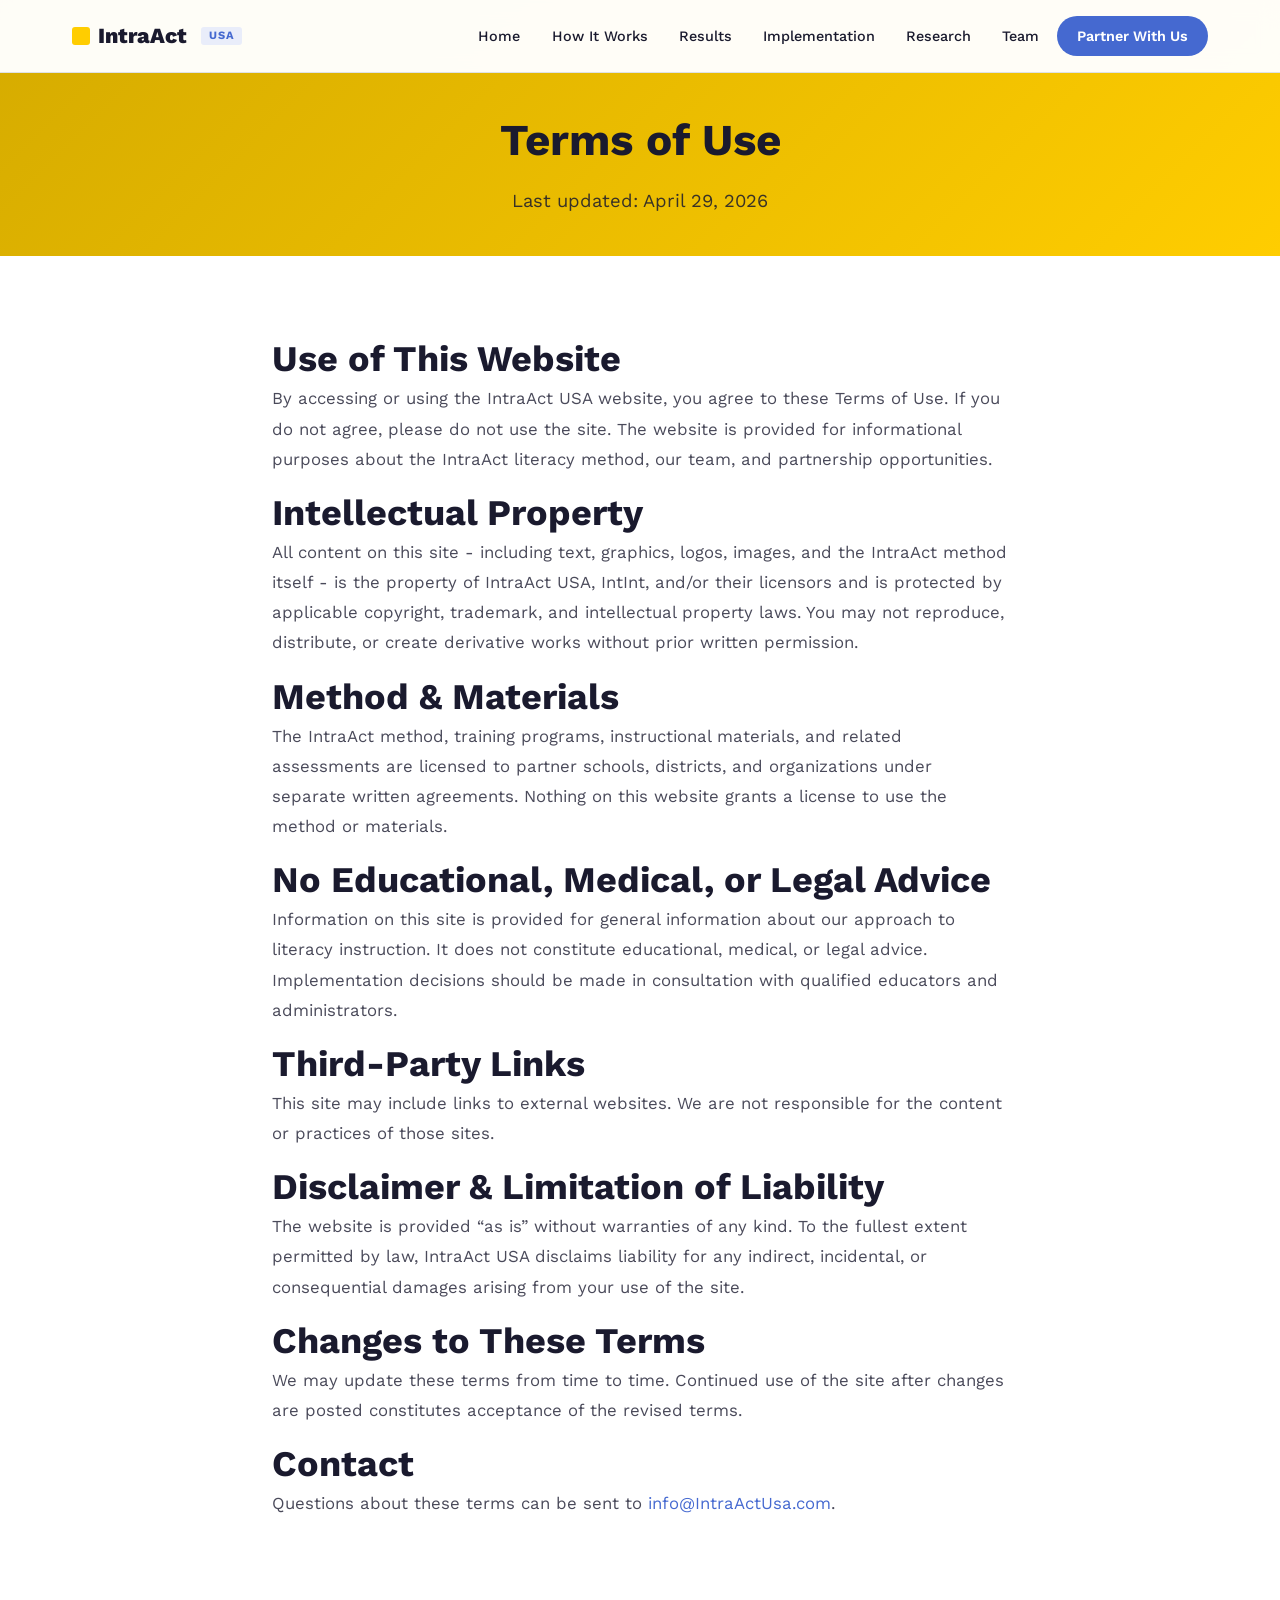
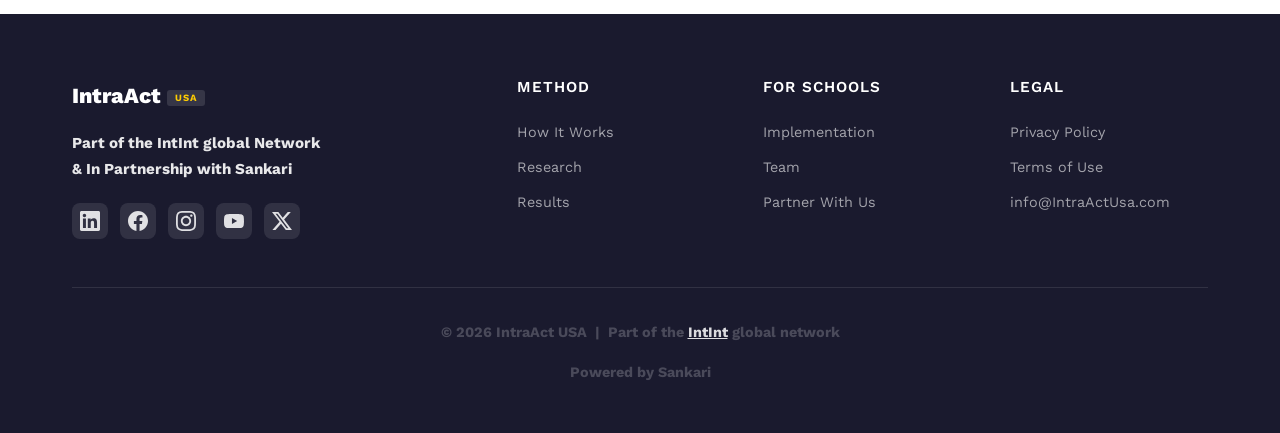
<file: terms.html>
<!DOCTYPE html>
<html lang="en">
<head>
  <meta charset="UTF-8">
  <meta name="viewport" content="width=device-width, initial-scale=1.0">
  <title>Terms of Use - IntraAct USA</title>
  <meta name="description" content="Terms of use for the IntraAct USA website.">
  <link rel="canonical" href="https://intraactusa.com/terms.html">
  <meta property="og:type" content="website">
  <meta property="og:site_name" content="IntraAct USA">
  <meta property="og:title" content="Terms of Use - IntraAct USA">
  <meta property="og:description" content="Terms of use for the IntraAct USA website.">
  <meta property="og:url" content="https://intraactusa.com/terms.html">
  <meta property="og:image" content="https://intraactusa.com/images/share-card.jpg">
  <meta property="og:image:width" content="1200">
  <meta property="og:image:height" content="630">
  <meta property="og:image:alt" content="Student holding the IntraAct Learning to Read book">
  <meta name="twitter:card" content="summary_large_image">
  <meta name="twitter:site" content="@intraactusa">
  <link rel="icon" type="image/svg+xml" href="favicon.svg">
  <link rel="preconnect" href="https://fonts.googleapis.com">
  <link rel="preconnect" href="https://fonts.gstatic.com" crossorigin>
  <link href="https://fonts.googleapis.com/css2?family=Work+Sans:wght@400;500;600;700;800&display=swap" rel="stylesheet">
  <link rel="stylesheet" href="css/style.css?v=25">
</head>
<body>

  <!-- Navigation -->
  <nav class="nav">
    <div class="nav__inner">
      <a href="index.html" class="nav__logo">IntraAct<span class="nav__logo-usa">USA</span></a>
      <ul class="nav__links" id="navLinks">
        <li><a href="index.html">Home</a></li>
        <li><a href="method.html">How It Works</a></li>
        <li><a href="results.html">Results</a></li>
        <li><a href="implementation.html">Implementation</a></li>
        <li><a href="research.html">Research</a></li>
        <li><a href="team.html">Team</a></li>
        <li><a href="contact.html" class="nav__cta">Partner With Us</a></li>
      </ul>
      <button class="nav__toggle" id="navToggle" aria-label="Toggle navigation">
        <span></span><span></span><span></span>
      </button>
    </div>
  </nav>

  <!-- Page Hero -->
  <section class="page-hero">
    <div class="container">
      <h1>Terms of Use</h1>
      <p>Last updated: April 29, 2026</p>
    </div>
  </section>

  <!-- Content -->
  <section class="section">
    <div class="container" style="max-width:800px;">
      <div class="animate" style="font-size:1.05rem;line-height:1.8;color:var(--text);">
        <h2 style="margin-top:0;">Use of This Website</h2>
        <p>By accessing or using the IntraAct USA website, you agree to these Terms of Use. If you do not agree, please do not use the site. The website is provided for informational purposes about the IntraAct literacy method, our team, and partnership opportunities.</p>

        <h2>Intellectual Property</h2>
        <p>All content on this site - including text, graphics, logos, images, and the IntraAct method itself - is the property of IntraAct USA, IntInt, and/or their licensors and is protected by applicable copyright, trademark, and intellectual property laws. You may not reproduce, distribute, or create derivative works without prior written permission.</p>

        <h2>Method &amp; Materials</h2>
        <p>The IntraAct method, training programs, instructional materials, and related assessments are licensed to partner schools, districts, and organizations under separate written agreements. Nothing on this website grants a license to use the method or materials.</p>

        <h2>No Educational, Medical, or Legal Advice</h2>
        <p>Information on this site is provided for general information about our approach to literacy instruction. It does not constitute educational, medical, or legal advice. Implementation decisions should be made in consultation with qualified educators and administrators.</p>

        <h2>Third-Party Links</h2>
        <p>This site may include links to external websites. We are not responsible for the content or practices of those sites.</p>

        <h2>Disclaimer &amp; Limitation of Liability</h2>
        <p>The website is provided &ldquo;as is&rdquo; without warranties of any kind. To the fullest extent permitted by law, IntraAct USA disclaims liability for any indirect, incidental, or consequential damages arising from your use of the site.</p>

        <h2>Changes to These Terms</h2>
        <p>We may update these terms from time to time. Continued use of the site after changes are posted constitutes acceptance of the revised terms.</p>

        <h2>Contact</h2>
        <p>Questions about these terms can be sent to <a href="mailto:info@IntraActUsa.com">info@IntraActUsa.com</a>.</p>
      </div>
    </div>
  </section>

  <!-- Footer -->
  <footer class="footer">
    <div class="container">
      <div class="footer__grid">
        <div>
          <div class="footer__brand">IntraAct<span class="nav__logo-usa" style="font-size:0.6rem;">USA</span></div>
          <p class="footer__desc"><span>Part of the IntInt global Network</span><span>&amp; In Partnership with Sankari</span></p>
          <div class="footer__social">
            <a href="https://www.linkedin.com/company/intraactusa/" target="_blank" rel="noopener" aria-label="IntraAct USA on LinkedIn"><svg viewBox="0 0 24 24" width="20" height="20" fill="currentColor" aria-hidden="true"><path d="M20.447 20.452h-3.554v-5.569c0-1.328-.027-3.037-1.852-3.037-1.853 0-2.136 1.445-2.136 2.939v5.667H9.351V9h3.414v1.561h.046c.477-.9 1.637-1.85 3.37-1.85 3.601 0 4.267 2.37 4.267 5.455v6.286zM5.337 7.433c-1.144 0-2.063-.926-2.063-2.065 0-1.138.92-2.063 2.063-2.063 1.14 0 2.064.925 2.064 2.063 0 1.139-.925 2.065-2.064 2.065zm1.782 13.019H3.555V9h3.564v11.452zM22.225 0H1.771C.792 0 0 .774 0 1.729v20.542C0 23.227.792 24 1.771 24h20.451C23.2 24 24 23.227 24 22.271V1.729C24 .774 23.2 0 22.225 0z"/></svg></a>
            <a href="https://www.facebook.com/intraactusa" target="_blank" rel="noopener" aria-label="IntraAct USA on Facebook"><svg viewBox="0 0 24 24" width="20" height="20" fill="currentColor" aria-hidden="true"><path d="M24 12.073c0-6.627-5.373-12-12-12s-12 5.373-12 12c0 5.99 4.388 10.954 10.125 11.854v-8.385H7.078v-3.47h3.047V9.43c0-3.007 1.792-4.669 4.533-4.669 1.312 0 2.686.235 2.686.235v2.953H15.83c-1.491 0-1.956.925-1.956 1.874v2.25h3.328l-.532 3.47h-2.796v8.385C19.612 23.027 24 18.062 24 12.073z"/></svg></a>
            <a href="https://www.instagram.com/intraactusa/" target="_blank" rel="noopener" aria-label="IntraAct USA on Instagram"><svg viewBox="0 0 24 24" width="20" height="20" fill="currentColor" aria-hidden="true"><path d="M12 2.163c3.204 0 3.584.012 4.85.07 3.252.148 4.771 1.691 4.919 4.919.058 1.265.069 1.645.069 4.849 0 3.205-.012 3.584-.069 4.849-.149 3.225-1.664 4.771-4.919 4.919-1.266.058-1.644.07-4.85.07-3.204 0-3.584-.012-4.849-.07-3.26-.149-4.771-1.699-4.919-4.92-.058-1.265-.07-1.644-.07-4.849 0-3.204.013-3.583.07-4.849.149-3.227 1.664-4.771 4.919-4.919 1.266-.057 1.645-.069 4.849-.069zm0-2.163c-3.259 0-3.667.014-4.947.072-4.358.2-6.78 2.618-6.98 6.98-.059 1.281-.073 1.689-.073 4.948 0 3.259.014 3.668.072 4.948.2 4.358 2.618 6.78 6.98 6.98 1.281.058 1.689.072 4.948.072 3.259 0 3.668-.014 4.948-.072 4.354-.2 6.782-2.618 6.979-6.98.059-1.28.073-1.689.073-4.948 0-3.259-.014-3.667-.072-4.947-.196-4.354-2.617-6.78-6.979-6.98-1.281-.059-1.69-.073-4.949-.073zm0 5.838c-3.403 0-6.162 2.759-6.162 6.162s2.759 6.163 6.162 6.163 6.162-2.759 6.162-6.163c0-3.403-2.759-6.162-6.162-6.162zm0 10.162c-2.209 0-4-1.79-4-4 0-2.209 1.791-4 4-4s4 1.791 4 4c0 2.21-1.791 4-4 4zm6.406-11.845c-.796 0-1.441.645-1.441 1.44s.645 1.44 1.441 1.44c.795 0 1.439-.645 1.439-1.44s-.644-1.44-1.439-1.44z"/></svg></a>
            <a href="https://www.youtube.com/@intraactusa" target="_blank" rel="noopener" aria-label="IntraAct USA on YouTube"><svg viewBox="0 0 24 24" width="20" height="20" fill="currentColor" aria-hidden="true"><path d="M23.498 6.186a3.016 3.016 0 0 0-2.122-2.136C19.505 3.545 12 3.545 12 3.545s-7.505 0-9.377.505A3.017 3.017 0 0 0 .502 6.186C0 8.07 0 12 0 12s0 3.93.502 5.814a3.016 3.016 0 0 0 2.122 2.136c1.871.505 9.376.505 9.376.505s7.505 0 9.377-.505a3.015 3.015 0 0 0 2.122-2.136C24 15.93 24 12 24 12s0-3.93-.502-5.814zM9.545 15.568V8.432L15.818 12l-6.273 3.568z"/></svg></a>
            <a href="https://x.com/intraactusa" target="_blank" rel="noopener" aria-label="IntraAct USA on X"><svg viewBox="0 0 24 24" width="20" height="20" fill="currentColor" aria-hidden="true"><path d="M18.901 1.153h3.68l-8.04 9.19L24 22.846h-7.406l-5.8-7.584-6.638 7.584H.474l8.6-9.83L0 1.154h7.594l5.243 6.932ZM17.61 20.644h2.039L6.486 3.24H4.298Z"/></svg></a>
          </div>
        </div>
        <div>
          <h4>Method</h4>
          <ul>
            <li><a href="method.html">How It Works</a></li>
            <li><a href="research.html">Research</a></li>
            <li><a href="results.html">Results</a></li>
          </ul>
        </div>
        <div>
          <h4>For Schools</h4>
          <ul>
            <li><a href="implementation.html">Implementation</a></li>
            <li><a href="team.html">Team</a></li>
            <li><a href="contact.html">Partner With Us</a></li>
          </ul>
        </div>
        <div>
          <h4>Legal</h4>
          <ul>
            <li><a href="privacy.html">Privacy Policy</a></li>
            <li><a href="terms.html">Terms of Use</a></li>
            <li><a href="mailto:info@IntraActUsa.com">info@IntraActUsa.com</a></li>
          </ul>
        </div>
      </div>
      <div class="footer__bottom">
        <p>&copy; 2026 IntraAct USA &nbsp;|&nbsp; Part of the <a href="https://www.intint.org">IntInt</a> global network</p>
        <p style="margin-top:0.5rem;">Powered by Sankari</p>
      </div>
    </div>
  </footer>

  <script>
    document.getElementById('navToggle').addEventListener('click', function() {
      document.getElementById('navLinks').classList.toggle('active');
    });
    const observer = new IntersectionObserver((entries) => {
      entries.forEach(entry => { if (entry.isIntersecting) entry.target.classList.add('visible'); });
    }, { threshold: 0.1, rootMargin: '0px 0px -50px 0px' });
    document.querySelectorAll('.animate').forEach(el => observer.observe(el));
  </script>
</body>
</html>
</file>
<file: css/style.css>
/* === RESET & BASE === */
*, *::before, *::after {
  margin: 0;
  padding: 0;
  box-sizing: border-box;
}

:root {
  --primary: #FFCD00;
  --primary-light: #FFD633;
  --primary-dark: #1A1A2E;
  --accent: #4569D0;
  --accent-light: #E9EDFA;
  --accent-warm: #E2261C;
  --text: #1A1A2E;
  --text-light: #4A4A5A;
  --bg: #FFFFFF;
  --bg-light: #F8F9FA;
  --bg-blue: #E9EDFA;
  --border: #DEE2E6;
  --success: #27AE60;
  --white: #FFFFFF;
  --shadow: 0 2px 15px rgba(43,41,38,0.08);
  --shadow-lg: 0 10px 40px rgba(43,41,38,0.12);
  --radius: 8px;
  --radius-lg: 16px;
  --transition: all 0.3s ease;
  --max-width: 1200px;
}

html {
  scroll-behavior: smooth;
  font-size: 16px;
}

body {
  font-family: 'Work Sans', -apple-system, BlinkMacSystemFont, 'Segoe UI', Roboto, sans-serif;
  color: var(--text);
  background: var(--bg);
  line-height: 1.7;
  -webkit-font-smoothing: antialiased;
}

a {
  color: var(--accent);
  text-decoration: none;
  transition: var(--transition);
}

a:hover {
  color: #324B96;
}

img {
  max-width: 100%;
  height: auto;
  display: block;
}

h1, h2, h3, h4, h5 {
  color: var(--primary-dark);
  line-height: 1.3;
  font-weight: 700;
}

h1 { font-size: 3rem; }
h2 { font-size: 2.25rem; }
h3 { font-size: 1.5rem; }
h4 { font-size: 1.25rem; }

p {
  margin-bottom: 1rem;
  color: var(--text-light);
}

/* === LAYOUT === */
.container {
  max-width: var(--max-width);
  margin: 0 auto;
  padding: 0 2rem;
}

.section {
  padding: 5rem 0;
}

.section--alt {
  background: var(--bg-light);
}

.section--blue {
  background: var(--bg-blue);
}

.section--dark {
  background: var(--primary-dark);
  color: var(--white);
}

.section--dark h2,
.section--dark h3,
.section--dark h4 {
  color: var(--white);
}

.section--dark p {
  color: rgba(255,255,255,0.85);
}

.section-header {
  text-align: center;
  max-width: 700px;
  margin: 0 auto 3rem;
}

.section-header .label {
  display: inline-block;
  color: var(--accent);
  font-weight: 600;
  font-size: 0.875rem;
  text-transform: uppercase;
  letter-spacing: 2px;
  margin-bottom: 0.75rem;
}

.section-header h2 {
  margin-bottom: 1rem;
}

.section-header p {
  font-size: 1.125rem;
}

/* === NAVIGATION === */
.nav {
  position: fixed;
  top: 0;
  left: 0;
  right: 0;
  z-index: 1000;
  background: rgba(255,255,255,0.97);
  backdrop-filter: blur(10px);
  border-bottom: 1px solid var(--border);
  transition: var(--transition);
}

.nav__inner {
  display: flex;
  align-items: center;
  justify-content: space-between;
  max-width: var(--max-width);
  margin: 0 auto;
  padding: 0 2rem;
  height: 72px;
}

.nav__logo {
  display: flex;
  align-items: center;
  gap: 0.5rem;
  font-size: 1.35rem;
  font-weight: 800;
  color: var(--primary-dark);
  text-decoration: none;
}

.nav__logo::before {
  content: '';
  display: inline-block;
  width: 18px;
  height: 18px;
  background: var(--primary);
  border-radius: 3px;
  flex-shrink: 0;
}

.nav__logo-usa {
  display: inline-flex;
  align-items: center;
  font-size: 0.7rem;
  font-weight: 700;
  color: var(--accent);
  letter-spacing: 1px;
  margin-left: 0.4rem;
  padding: 0.2rem 0.45rem;
  background: var(--accent-light);
  border-radius: 3px;
  line-height: 1;
  vertical-align: middle;
}

.footer__brand .nav__logo-usa {
  color: var(--primary);
  background: rgba(255,255,255,0.12);
}

.nav__links {
  display: flex;
  align-items: center;
  gap: 0.25rem;
  list-style: none;
}

.nav__links a {
  display: block;
  padding: 0.5rem 0.85rem;
  color: var(--text);
  font-size: 0.9rem;
  font-weight: 500;
  border-radius: var(--radius);
  transition: var(--transition);
}

.nav__links a:hover,
.nav__links a.active {
  color: var(--accent);
  background: var(--accent-light);
}

.nav__cta {
  background: var(--accent) !important;
  color: var(--white) !important;
  padding: 0.5rem 1.25rem !important;
  border-radius: 50px !important;
  font-weight: 600 !important;
}

.nav__cta:hover {
  background: var(--primary-light) !important;
}

.nav__toggle {
  display: none;
  background: none;
  border: none;
  cursor: pointer;
  padding: 0.5rem;
}

.nav__toggle span {
  display: block;
  width: 24px;
  height: 2px;
  background: var(--text);
  margin: 6px 0;
  transition: var(--transition);
}

/* === HERO === */
.hero {
  padding: 8rem 0 3.5rem;
  background: linear-gradient(135deg, #D5AB00 0%, var(--primary) 50%, var(--primary-light) 100%);
  color: var(--white);
  position: relative;
  overflow: hidden;
}

.hero::before {
  content: '';
  position: absolute;
  top: -50%;
  right: -20%;
  width: 80%;
  height: 200%;
  background: radial-gradient(ellipse, rgba(255,220,100,0.2) 0%, transparent 70%);
  pointer-events: none;
}

.hero::after {
  display: none;
}

.hero .container {
  position: relative;
  z-index: 1;
}

.hero__content {
  max-width: 680px;
}

.hero__wordmark {
  font-size: 3.5rem;
  font-weight: 800;
  letter-spacing: -1px;
  color: var(--primary-dark);
  line-height: 1;
  margin-bottom: 1.25rem;
  display: inline-flex;
  align-items: center;
  gap: 0.6rem;
}

.hero__wordmark-usa {
  font-size: 1.1rem;
  font-weight: 700;
  letter-spacing: 2px;
  color: var(--accent);
  background: rgba(255,255,255,0.85);
  padding: 0.35rem 0.65rem;
  border-radius: 4px;
  line-height: 1;
  align-self: center;
}

.hero__label {
  display: inline-flex;
  align-items: center;
  gap: 0.5rem;
  background: rgba(0,0,0,0.08);
  border: 1px solid rgba(0,0,0,0.12);
  padding: 0.4rem 1rem;
  border-radius: 50px;
  font-size: 0.85rem;
  font-weight: 500;
  margin-bottom: 1.5rem;
  color: var(--primary-dark);
}

.hero h1 {
  color: var(--primary-dark);
  font-size: 3.25rem;
  line-height: 1.2;
  margin-bottom: 1.25rem;
}

.hero p {
  color: var(--primary-dark);
  font-size: 1.2rem;
  line-height: 1.7;
  margin-bottom: 2rem;
  max-width: 560px;
  opacity: 0.85;
}

.hero__actions {
  display: flex;
  gap: 1rem;
  flex-wrap: wrap;
}

.hero__stats {
  display: flex;
  gap: 3rem;
  margin-top: 4rem;
  padding-top: 2.5rem;
  border-top: 1px solid rgba(0,0,0,0.1);
}

.hero__stat h3 {
  color: var(--primary-dark);
  font-size: 2.25rem;
  font-weight: 800;
}

.hero__stat p {
  font-size: 0.9rem;
  color: var(--primary-dark);
  opacity: 0.7;
  margin: 0;
}

/* === PAGE HERO (for inner pages) === */
.page-hero {
  padding: 7rem 0 2.5rem;
  background: linear-gradient(135deg, #D5AB00 0%, var(--primary) 100%);
  color: var(--white);
  text-align: center;
}

.page-hero h1 {
  color: var(--primary-dark);
  font-size: 2.75rem;
  margin-bottom: 1rem;
}

.page-hero p {
  color: var(--primary-dark);
  opacity: 0.85;
  font-size: 1.15rem;
  max-width: 600px;
  margin: 0 auto;
}

/* === BUTTONS === */
.btn {
  display: inline-flex;
  align-items: center;
  gap: 0.5rem;
  padding: 0.85rem 1.75rem;
  font-size: 0.95rem;
  font-weight: 600;
  border-radius: 50px;
  border: none;
  cursor: pointer;
  transition: var(--transition);
  text-decoration: none;
  line-height: 1;
}

.btn--primary {
  background: var(--accent);
  color: var(--white);
}

.btn--primary:hover {
  background: #324B96;
  color: var(--white);
  transform: translateY(-2px);
  box-shadow: 0 4px 20px rgba(69,105,208,0.4);
}

.btn--secondary {
  background: rgba(0,0,0,0.08);
  color: var(--primary-dark);
  border: 1px solid rgba(0,0,0,0.15);
}

.btn--secondary:hover {
  background: rgba(0,0,0,0.15);
  color: var(--primary-dark);
}

.btn--outline {
  background: transparent;
  color: var(--accent);
  border: 2px solid var(--accent);
}

.btn--outline:hover {
  background: var(--accent);
  color: var(--white);
  transform: translateY(-2px);
}

.btn--white {
  background: var(--white);
  color: var(--primary);
}

.btn--white:hover {
  background: var(--accent-light);
  transform: translateY(-2px);
}

.btn--lg {
  padding: 1rem 2.25rem;
  font-size: 1.05rem;
}

/* === CARDS === */
.grid {
  display: grid;
  gap: 2rem;
}

.grid--2 { grid-template-columns: repeat(2, 1fr); }
.grid--3 { grid-template-columns: repeat(3, 1fr); }
.grid--4 { grid-template-columns: repeat(4, 1fr); }

.card {
  background: var(--white);
  border-radius: var(--radius-lg);
  padding: 2.5rem;
  box-shadow: var(--shadow);
  transition: var(--transition);
  border: 1px solid transparent;
}

.card:hover {
  transform: translateY(-4px);
  box-shadow: var(--shadow-lg);
  border-color: var(--accent-light);
}

.card__icon {
  width: 56px;
  height: 56px;
  background: var(--accent-light);
  border-radius: 12px;
  display: flex;
  align-items: center;
  justify-content: center;
  margin-bottom: 1.5rem;
  font-size: 1.5rem;
  color: var(--accent);
}

.card__number {
  width: 48px;
  height: 48px;
  background: var(--accent);
  color: var(--white);
  border-radius: 50%;
  display: flex;
  align-items: center;
  justify-content: center;
  font-weight: 800;
  font-size: 1.25rem;
  margin-bottom: 1.25rem;
}

.card h3 {
  margin-bottom: 0.75rem;
}

.card p {
  font-size: 0.95rem;
}

/* === FEATURE SECTIONS === */
.feature {
  display: grid;
  grid-template-columns: 1fr 1fr;
  gap: 4rem;
  align-items: center;
}

.feature--reverse {
  direction: rtl;
}

.feature--reverse > * {
  direction: ltr;
}

.feature__content h2 {
  margin-bottom: 1rem;
}

.feature__content p {
  margin-bottom: 1.5rem;
}

.feature__image {
  border-radius: var(--radius-lg);
  overflow: hidden;
  background: var(--bg-light);
  aspect-ratio: 4/3;
  display: flex;
  align-items: center;
  justify-content: center;
}

.feature__image-placeholder {
  width: 100%;
  height: 100%;
  background: linear-gradient(135deg, var(--accent-light) 0%, var(--bg-light) 100%);
  display: flex;
  align-items: center;
  justify-content: center;
  font-size: 3rem;
  color: var(--accent);
  border-radius: var(--radius-lg);
}

/* === STATS BAR === */
.stats-bar {
  display: grid;
  grid-template-columns: repeat(auto-fit, minmax(200px, 1fr));
  gap: 2rem;
  text-align: center;
}

.stats-bar__item h3 {
  font-size: 2.5rem;
  color: var(--accent);
  margin-bottom: 0.5rem;
  white-space: nowrap;
}

.stats-bar__item p {
  font-size: 0.9rem;
  font-weight: 500;
}

/* === TESTIMONIAL === */
.testimonial {
  background: var(--white);
  border-radius: var(--radius-lg);
  padding: 3rem;
  box-shadow: var(--shadow);
  position: relative;
}

.testimonial::before {
  content: '\201C';
  font-size: 5rem;
  color: var(--accent-light);
  position: absolute;
  top: 1rem;
  left: 2rem;
  line-height: 1;
  font-family: Georgia, serif;
}

.testimonial__text {
  font-size: 1.15rem;
  font-style: italic;
  color: var(--text);
  margin-bottom: 1.5rem;
  position: relative;
  z-index: 1;
}

.testimonial__author {
  font-weight: 600;
  color: var(--primary-dark);
}

.testimonial__role {
  font-size: 0.875rem;
  color: var(--text-light);
}

/* === STEPS / TIMELINE === */
.steps {
  display: grid;
  grid-template-columns: repeat(4, 1fr);
  gap: 2rem;
  position: relative;
}

.steps::before {
  content: '';
  position: absolute;
  top: 24px;
  left: 10%;
  right: 10%;
  height: 2px;
  background: var(--accent-light);
  z-index: 0;
}

.step {
  text-align: center;
  position: relative;
  z-index: 1;
}

.step__number {
  width: 48px;
  height: 48px;
  background: var(--accent);
  color: var(--white);
  border-radius: 50%;
  display: flex;
  align-items: center;
  justify-content: center;
  font-weight: 800;
  font-size: 1.25rem;
  margin: 0 auto 1.25rem;
  box-shadow: 0 0 0 6px var(--white), 0 0 0 8px var(--accent-light);
}

.step h4 {
  margin-bottom: 0.5rem;
}

.step p {
  font-size: 0.9rem;
}

/* === LIST ITEMS === */
.check-list {
  list-style: none;
  padding: 0;
}

.check-list li {
  padding: 0.5rem 0 0.5rem 2rem;
  position: relative;
  color: var(--text-light);
}

.check-list li::before {
  content: '';
  position: absolute;
  left: 0;
  top: 50%;
  transform: translateY(-50%);
  width: 20px;
  height: 20px;
  background: var(--accent-light);
  border-radius: 50%;
  border: 2px solid var(--accent);
  box-sizing: border-box;
}

.check-list li::after {
  content: '';
  position: absolute;
  left: 5px;
  top: 50%;
  width: 10px;
  height: 5px;
  border-left: 2px solid var(--accent);
  border-bottom: 2px solid var(--accent);
  transform: translateY(-80%) rotate(-45deg);
}

/* === TEAM === */
.team-card {
  text-align: center;
  background: var(--white);
  border-radius: var(--radius-lg);
  padding: 2.5rem 2rem;
  box-shadow: var(--shadow);
  transition: var(--transition);
}

.team-card:hover {
  transform: translateY(-4px);
  box-shadow: var(--shadow-lg);
}

.team-card__avatar {
  width: 100px;
  height: 100px;
  border-radius: 50%;
  background: linear-gradient(135deg, var(--accent-light), var(--bg-light));
  margin: 0 auto 1.25rem;
  display: flex;
  align-items: center;
  justify-content: center;
  font-size: 2.5rem;
  color: var(--accent);
  font-weight: 700;
  border: 3px solid var(--accent-light);
}

.team-card__photo {
  width: 140px;
  height: 140px;
  min-width: 140px;
  min-height: 140px;
  border-radius: 50%;
  object-fit: cover;
  object-position: center top;
  margin: 0 auto 1.25rem;
  border: 3px solid var(--accent-light);
  display: block;
}

.team-card h3 {
  margin-bottom: 0.25rem;
  font-size: 1.2rem;
}

.team-card .role {
  color: var(--accent);
  font-weight: 500;
  font-size: 0.9rem;
  margin-bottom: 0.75rem;
}

.team-card p {
  font-size: 0.9rem;
}

/* === CTA SECTION === */
.cta {
  text-align: center;
  padding: 5rem 0;
  background: linear-gradient(135deg, #D5AB00, var(--primary));
  color: var(--white);
}

.cta h2 {
  color: var(--primary-dark);
  margin-bottom: 1rem;
}

.cta p {
  color: var(--primary-dark);
  opacity: 0.85;
  font-size: 1.15rem;
  max-width: 560px;
  margin: 0 auto 2rem;
}

.cta__actions {
  display: flex;
  gap: 1rem;
  justify-content: center;
  flex-wrap: wrap;
}

/* === FOOTER === */
.footer {
  background: var(--primary-dark);
  color: rgba(255,255,255,0.7);
  padding: 4rem 0 2rem;
}

.footer__grid {
  display: grid;
  grid-template-columns: 2fr 1fr 1fr 1fr;
  gap: 3rem;
  margin-bottom: 3rem;
}

.footer__brand {
  font-size: 1.35rem;
  font-weight: 800;
  color: var(--white);
  margin-bottom: 1rem;
}

.footer__brand span {
  color: var(--primary-light);
}

.footer__desc {
  font-size: 0.95rem;
  line-height: 1.7;
  color: rgba(255,255,255,0.9);
  font-weight: 700;
  margin: 0;
}

.footer__desc span {
  display: block;
}

.footer__social {
  margin-top: 1.25rem;
  display: flex;
  gap: 0.75rem;
}

.footer__social a {
  display: inline-flex;
  align-items: center;
  justify-content: center;
  width: 36px;
  height: 36px;
  border-radius: var(--radius);
  background: rgba(255,255,255,0.1);
  color: rgba(255,255,255,0.85);
  transition: var(--transition);
}

.footer__social a:hover {
  background: var(--primary);
  color: var(--primary-dark);
}

.footer h4 {
  color: var(--white);
  font-size: 0.95rem;
  font-weight: 600;
  margin-bottom: 1.25rem;
  text-transform: uppercase;
  letter-spacing: 1px;
}

.footer ul {
  list-style: none;
  padding: 0;
}

.footer ul li {
  margin-bottom: 0.5rem;
}

.footer ul a {
  color: rgba(255,255,255,0.6);
  font-size: 0.9rem;
  transition: var(--transition);
}

.footer ul a:hover {
  color: var(--white);
}

.footer__bottom {
  border-top: 1px solid rgba(255,255,255,0.1);
  padding-top: 2rem;
  text-align: center;
  font-size: 0.9rem;
  font-weight: 700;
  color: rgba(255,255,255,0.85);
}

.footer__bottom a {
  color: rgba(255,255,255,0.85);
  text-decoration: underline;
}

/* === HERO BACKGROUND WORLD MAP (seamless scroll, like intint.org) === */
.hero__map {
  position: absolute;
  inset: 0;
  overflow: hidden;
  z-index: 0;
  pointer-events: none;
}

.hero__map-track {
  position: absolute;
  top: 0;
  left: 0;
  height: 100%;
  display: flex;
  animation: heroMapScroll 90s linear infinite;
  will-change: transform;
}

.hero__map-img {
  height: 100%;
  width: auto;
  max-width: none;
  flex-shrink: 0;
  opacity: 0.55;
  filter: blur(2px);
  display: block;
}

/* Translate by exactly one image width so the second copy lines up seamlessly with the first, then loop */
@keyframes heroMapScroll {
  from { transform: translate3d(0, 0, 0); }
  to   { transform: translate3d(-50%, 0, 0); }
}

/* Keep hero content above the map */
.hero .container { position: relative; z-index: 1; }

/* Keep IntraAct USA + Evidence-Based Literacy System pill vertically aligned on one line */
.hero__top-row {
  display: flex;
  align-items: center;
  gap: 1.25rem;
  flex-wrap: wrap;
  margin-bottom: 1.5rem;
}

.hero__top-row .hero__wordmark,
.hero__top-row .hero__label {
  margin-bottom: 0;
}

/* === FORM === */
.form {
  display: grid;
  gap: 1.25rem;
}

.form__group {
  display: flex;
  flex-direction: column;
  gap: 0.4rem;
}

.form__row {
  display: grid;
  grid-template-columns: 1fr 1fr;
  gap: 1.25rem;
}

.form label {
  font-weight: 500;
  font-size: 0.9rem;
  color: var(--text);
}

.form input,
.form select,
.form textarea {
  padding: 0.75rem 1rem;
  border: 1px solid var(--border);
  border-radius: var(--radius);
  font-size: 0.95rem;
  font-family: inherit;
  transition: var(--transition);
  background: var(--white);
}

.form input:focus,
.form select:focus,
.form textarea:focus {
  outline: none;
  border-color: var(--accent);
  box-shadow: 0 0 0 3px rgba(46,134,193,0.15);
}

.form textarea {
  resize: vertical;
  min-height: 120px;
}

/* === CONTACT CARDS === */
.contact-card {
  background: var(--white);
  border-radius: var(--radius-lg);
  padding: 2rem;
  text-align: center;
  box-shadow: var(--shadow);
  transition: var(--transition);
}

.contact-card:hover {
  transform: translateY(-2px);
  box-shadow: var(--shadow-lg);
}

.contact-card__icon {
  width: 60px;
  height: 60px;
  background: var(--accent-light);
  border-radius: 50%;
  display: flex;
  align-items: center;
  justify-content: center;
  margin: 0 auto 1rem;
  font-size: 1.5rem;
  color: var(--accent);
}

.contact-card h4 {
  margin-bottom: 0.5rem;
}

/* === BADGE === */
.badge {
  display: inline-flex;
  align-items: center;
  gap: 0.35rem;
  padding: 0.3rem 0.75rem;
  background: var(--accent-light);
  color: var(--accent);
  font-size: 0.8rem;
  font-weight: 600;
  border-radius: 50px;
  text-transform: uppercase;
  letter-spacing: 0.5px;
}

/* === RESPONSIVE === */
@media (max-width: 1024px) {
  .grid--3 { grid-template-columns: repeat(2, 1fr); }
  .grid--4 { grid-template-columns: repeat(2, 1fr); }
  .stats-bar { grid-template-columns: repeat(2, 1fr); }
  .steps { grid-template-columns: repeat(2, 1fr); }
  .steps::before { display: none; }
  .footer__grid { grid-template-columns: 1fr 1fr; }
  .feature { gap: 2.5rem; }
}

@media (max-width: 768px) {
  html { font-size: 15px; }

  .nav__links {
    display: none;
    position: absolute;
    top: 72px;
    left: 0;
    right: 0;
    background: var(--white);
    flex-direction: column;
    padding: 1rem 2rem 2rem;
    border-bottom: 1px solid var(--border);
    box-shadow: var(--shadow);
  }

  .nav__links.active {
    display: flex;
  }

  .nav__toggle {
    display: block;
  }

  .hero {
    padding: 6.5rem 0 2.5rem;
  }

  .hero h1 {
    font-size: 2.25rem;
  }

  .hero__wordmark {
    font-size: 2.4rem;
    margin-bottom: 1rem;
  }

  .hero__wordmark-usa {
    font-size: 0.85rem;
    padding: 0.3rem 0.5rem;
  }

  .hero__stats {
    flex-direction: column;
    gap: 1.5rem;
  }

  .page-hero {
    padding: 6rem 0 2rem;
  }

  .page-hero h1 {
    font-size: 2rem;
  }

  h1 { font-size: 2.25rem; }
  h2 { font-size: 1.75rem; }

  .grid--2,
  .grid--3,
  .grid--4 {
    grid-template-columns: 1fr;
  }

  .feature {
    grid-template-columns: 1fr;
    gap: 2rem;
  }

  .feature--reverse {
    direction: ltr;
  }

  .stats-bar {
    grid-template-columns: 1fr;
    gap: 1.5rem;
  }

  .steps {
    grid-template-columns: 1fr;
    gap: 1.5rem;
  }

  .footer__grid {
    grid-template-columns: 1fr;
    gap: 2rem;
  }

  .form__row {
    grid-template-columns: 1fr;
  }

  .hero__actions {
    flex-direction: column;
    align-items: flex-start;
  }

  .cta__actions {
    flex-direction: column;
    align-items: center;
  }
}

/* === ANIMATIONS === */
@keyframes fadeInUp {
  from {
    opacity: 0;
    transform: translateY(30px);
  }
  to {
    opacity: 1;
    transform: translateY(0);
  }
}

.animate {
  opacity: 0;
  transform: translateY(30px);
  transition: opacity 0.6s ease, transform 0.6s ease;
}

.animate.visible {
  opacity: 1;
  transform: translateY(0);
}

/* Delay classes for staggered animations */
.delay-1 { transition-delay: 0.1s; }
.delay-2 { transition-delay: 0.2s; }
.delay-3 { transition-delay: 0.3s; }
.delay-4 { transition-delay: 0.4s; }
</file>
